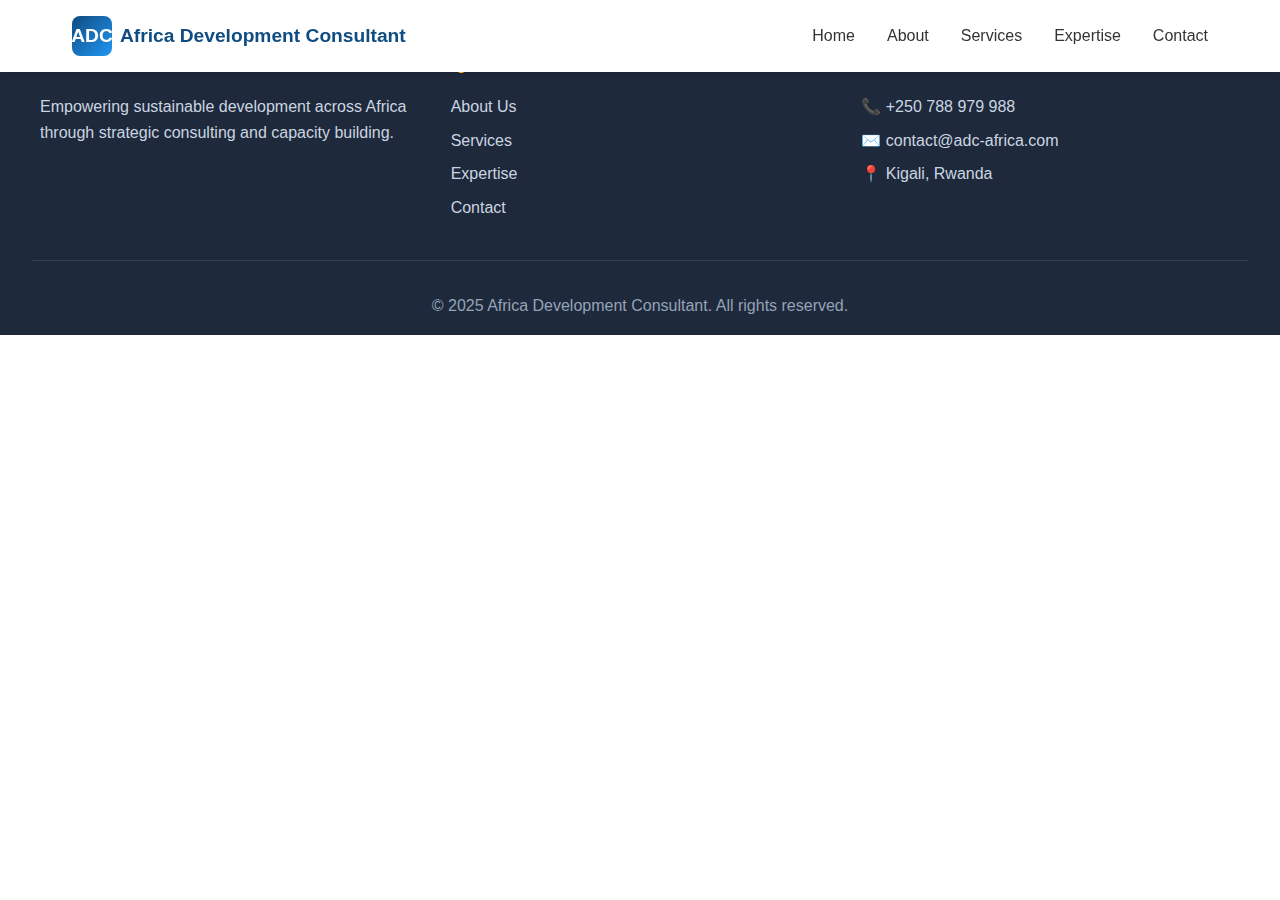
<file: About-Full.html>
<!DOCTYPE html>
<html lang="en">
<head>
    <meta charset="UTF-8">
    <meta name="viewport" content="width=device-width, initial-scale=1.0">
    <title>About Us - Africa Development Consultant</title>
    <style>
        * {
            margin: 0;
            padding: 0;
            box-sizing: border-box;
        }

        body {
            font-family: 'Segoe UI', Tahoma, Geneva, Verdana, sans-serif;
            line-height: 1.6;
            color: #333;
            overflow-x: hidden;
        }

        /* Navigation */
        nav {
            background: #fff;
            box-shadow: 0 2px 10px rgba(0,0,0,0.1);
            position: fixed;
            width: 100%;
            top: 0;
            z-index: 1000;
        }

        .nav-container {
            max-width: 1200px;
            margin: 0 auto;
            display: flex;
            justify-content: space-between;
            align-items: center;
            padding: 1rem 2rem;
        }

        .logo {
            display: flex;
            align-items: center;
            gap: 0.5rem;
            font-weight: bold;
            color: #0f4c81;
            font-size: 1.2rem;
        }

        .logo-icon {
            width: 40px;
            height: 40px;
            background: linear-gradient(135deg, #0f4c81, #2196F3);
            border-radius: 8px;
            display: flex;
            align-items: center;
            justify-content: center;
            color: white;
            font-weight: bold;
        }

        .nav-links {
            display: flex;
            gap: 2rem;
            list-style: none;
        }

        .nav-links a {
            text-decoration: none;
            color: #333;
            font-weight: 500;
            transition: color 0.3s;
        }

        .nav-links a:hover {
            color: #0f4c81;
        }

        .menu-toggle {
            display: none;
            flex-direction: column;
            cursor: pointer;
        }

        .menu-toggle span {
            width: 25px;
            height: 3px;
            background: #0f4c81;
            margin: 3px 0;
            transition: 0.3s;
        }

        /* Hero Section with Slideshow */
        .hero {
            margin-top: 80px;
            height: 600px;
            position: relative;
            overflow: hidden;
        }

        .slideshow {
            position: relative;
            height: 100%;
        }

        .slide {
            position: absolute;
            width: 100%;
            height: 100%;
            opacity: 0;
            transition: opacity 1s ease-in-out;
            background-size: cover;
            background-position: center;
        }

        .slide.active {
            opacity: 1;
        }

        .slide-overlay {
            position: absolute;
            top: 0;
            left: 0;
            width: 100%;
            height: 100%;
            background: linear-gradient(135deg, rgba(15, 76, 129, 0.85), rgba(33, 150, 243, 0.7));
            display: flex;
            align-items: center;
            justify-content: center;
        }

        .hero-content {
            text-align: center;
            color: white;
            max-width: 800px;
            padding: 0 2rem;
            animation: fadeInUp 1s ease-out;
        }

        .hero-content h1 {
            font-size: 3.5rem;
            margin-bottom: 1rem;
            font-weight: 700;
        }

        .hero-content p {
            font-size: 1.3rem;
            margin-bottom: 2rem;
        }

        .cta-button {
            background: #fbbf24;
            color: #0f4c81;
            padding: 1rem 2.5rem;
            border: none;
            border-radius: 50px;
            font-size: 1.1rem;
            font-weight: 600;
            cursor: pointer;
            transition: all 0.3s;
            text-decoration: none;
            display: inline-block;
        }

        .cta-button:hover {
            transform: translateY(-3px);
            box-shadow: 0 10px 25px rgba(251, 191, 36, 0.4);
        }

        .slide-dots {
            position: absolute;
            bottom: 30px;
            left: 50%;
            transform: translateX(-50%);
            display: flex;
            gap: 10px;
            z-index: 10;
        }

        .dot {
            width: 12px;
            height: 12px;
            border-radius: 50%;
            background: rgba(255, 255, 255, 0.5);
            cursor: pointer;
            transition: all 0.3s;
        }

        .dot.active {
            background: white;
            width: 30px;
            border-radius: 6px;
        }

        /* Sections */
        section {
            padding: 5rem 2rem;
        }

        .container {
            max-width: 1200px;
            margin: 0 auto;
        }

        .section-title {
            text-align: center;
            font-size: 2.5rem;
            color: #0f4c81;
            margin-bottom: 1rem;
            position: relative;
            display: inline-block;
            left: 50%;
            transform: translateX(-50%);
        }

        .section-title::after {
            content: '';
            position: absolute;
            bottom: -10px;
            left: 50%;
            transform: translateX(-50%);
            width: 60px;
            height: 4px;
            background: #fbbf24;
            border-radius: 2px;
        }

        .section-subtitle {
            text-align: center;
            color: #666;
            font-size: 1.1rem;
            margin-bottom: 3rem;
        }

        /* Our Story */
        .story-content {
            display: grid;
            grid-template-columns: 1fr 1fr;
            gap: 3rem;
            align-items: center;
        }

        .story-text {
            font-size: 1.1rem;
            color: #555;
            line-height: 1.8;
        }

        .story-image {
            width: 100%;
            height: 400px;
            background: linear-gradient(135deg, #0f4c81, #2196F3);
            border-radius: 20px;
            position: relative;
            overflow: hidden;
        }

        .story-image::before {
            content: '🌍';
            position: absolute;
            font-size: 15rem;
            top: 50%;
            left: 50%;
            transform: translate(-50%, -50%);
            opacity: 0.2;
        }

        /* Vision & Mission */
        .vision-mission {
            background: linear-gradient(135deg, #f8fafc, #e0f2fe);
        }

        .vm-grid {
            display: grid;
            grid-template-columns: repeat(auto-fit, minmax(300px, 1fr));
            gap: 2rem;
            margin-top: 3rem;
        }

        .vm-card {
            background: white;
            padding: 2.5rem;
            border-radius: 15px;
            box-shadow: 0 10px 30px rgba(0,0,0,0.1);
            transition: transform 0.3s;
        }

        .vm-card:hover {
            transform: translateY(-10px);
        }

        .vm-card h3 {
            color: #0f4c81;
            font-size: 1.8rem;
            margin-bottom: 1rem;
            display: flex;
            align-items: center;
            gap: 1rem;
        }

        .vm-icon {
            font-size: 2.5rem;
        }

        /* Values */
        .values-grid {
            display: grid;
            grid-template-columns: repeat(auto-fit, minmax(200px, 1fr));
            gap: 2rem;
            margin-top: 3rem;
        }

        .value-card {
            text-align: center;
            padding: 2rem;
            background: white;
            border-radius: 15px;
            box-shadow: 0 5px 20px rgba(0,0,0,0.08);
            transition: all 0.3s;
            border: 2px solid transparent;
        }

        .value-card:hover {
            border-color: #fbbf24;
            transform: scale(1.05);
        }

        .value-icon {
            font-size: 3.5rem;
            margin-bottom: 1rem;
        }

        .value-card h3 {
            color: #0f4c81;
            font-size: 1.3rem;
            margin-bottom: 0.5rem;
        }

        /* Impact */
        .impact {
            background: #0f4c81;
            color: white;
        }

        .impact .section-title {
            color: white;
        }

        .impact .section-title::after {
            background: #fbbf24;
        }

        .impact-grid {
            display: grid;
            grid-template-columns: repeat(auto-fit, minmax(300px, 1fr));
            gap: 2rem;
            margin-top: 3rem;
        }

        .impact-card {
            background: rgba(255, 255, 255, 0.1);
            padding: 2rem;
            border-radius: 15px;
            backdrop-filter: blur(10px);
            border: 1px solid rgba(255, 255, 255, 0.2);
        }

        .impact-card h3 {
            color: #fbbf24;
            margin-bottom: 1rem;
            font-size: 1.5rem;
        }

        .impact-card ul {
            list-style: none;
            padding-left: 0;
        }

        .impact-card li {
            padding: 0.5rem 0;
            padding-left: 1.5rem;
            position: relative;
        }

        .impact-card li::before {
            content: '✓';
            position: absolute;
            left: 0;
            color: #fbbf24;
            font-weight: bold;
        }

        /* Footer */
        footer {
            background: #1e293b;
            color: white;
            padding: 3rem 2rem 1rem;
        }

        .footer-content {
            max-width: 1200px;
            margin: 0 auto;
            display: grid;
            grid-template-columns: repeat(auto-fit, minmax(250px, 1fr));
            gap: 2rem;
            margin-bottom: 2rem;
        }

        .footer-section h3 {
            color: #fbbf24;
            margin-bottom: 1rem;
        }

        .footer-section p, .footer-section a {
            color: #cbd5e1;
            text-decoration: none;
            display: block;
            margin-bottom: 0.5rem;
        }

        .footer-section a:hover {
            color: #fbbf24;
        }

        .footer-bottom {
            text-align: center;
            padding-top: 2rem;
            border-top: 1px solid rgba(255, 255, 255, 0.1);
            color: #94a3b8;
        }

        @keyframes fadeInUp {
            from {
                opacity: 0;
                transform: translateY(30px);
            }
            to {
                opacity: 1;
                transform: translateY(0);
            }
        }

        /* Responsive */
        @media (max-width: 768px) {
            .menu-toggle {
                display: flex;
            }

            .nav-links {
                position: absolute;
                top: 70px;
                left: -100%;
                flex-direction: column;
                background: white;
                width: 100%;
                padding: 2rem;
                box-shadow: 0 10px 30px rgba(0,0,0,0.1);
                transition: left 0.3s;
            }

            .nav-links.active {
                left: 0;
            }

            .hero-content h1 {
                font-size: 2.5rem;
            }

            .hero-content p {
                font-size: 1.1rem;
            }

            .story-content {
                grid-template-columns: 1fr;
            }

            .section-title {
                font-size: 2rem;
            }
        }
    </style>
</head>
<body>
    <!-- Navigation -->
    <nav>
        <div class="nav-container">
            <div class="logo">
                <div class="logo-icon">ADC</div>
                <span>Africa Development Consultant</span>
            </div>
            <ul class="nav-links" id="navLinks">
                <li><a href="#home">Home</a></li>
                <li><a href="#about">About</a></li>
                <li><a href="#services">Services</a></li>
                <li><a href="#expertise">Expertise</a></li>
                <li><a href="#contact">Contact</a></li>
            </ul>
            <div class="menu-toggle" id="menuToggle">
                <span></span>
                <span></span>
                <span></span>
            </div>
        </div>
    </nav>

 

    <!-- Footer -->
    <footer id="contact">
        <div class="footer-content">
            <div class="footer-section">
                <h3>About ADC</h3>
                <p>Empowering sustainable development across Africa through strategic consulting and capacity building.</p>
            </div>
            <div class="footer-section">
                <h3>Quick Links</h3>
                <a href="#about">About Us</a>
                <a href="#services">Services</a>
                <a href="#expertise">Expertise</a>
                <a href="#contact">Contact</a>
            </div>
            <div class="footer-section">
                <h3>Contact Info</h3>
                <p>📞 +250 788 979 988</p>
                <p>✉️ contact@adc-africa.com</p>
                <p>📍 Kigali, Rwanda</p>
            </div>
        </div>
        <div class="footer-bottom">
            <p>&copy; 2025 Africa Development Consultant. All rights reserved.</p>
        </div>
    </footer>

    <script>
        // Mobile menu toggle
        const menuToggle = document.getElementById('menuToggle');
        const navLinks = document.getElementById('navLinks');

        menuToggle.addEventListener('click', () => {
            navLinks.classList.toggle('active');
        });

        // Slideshow
        let slideIndex = 0;
        const slides = document.querySelectorAll('.slide');
        const dots = document.querySelectorAll('.dot');

        function showSlide(n) {
            slides.forEach(slide => slide.classList.remove('active'));
            dots.forEach(dot => dot.classList.remove('active'));
            
            if (n >= slides.length) slideIndex = 0;
            if (n < 0) slideIndex = slides.length - 1;
            
            slides[slideIndex].classList.add('active');
            dots[slideIndex].classList.add('active');
        }

        function currentSlide(n) {
            slideIndex = n;
            showSlide(slideIndex);
        }

        function autoSlide() {
            slideIndex++;
            showSlide(slideIndex);
        }

        // Auto advance slides every 5 seconds
        setInterval(autoSlide, 5000);

        // Smooth scrolling
        document.querySelectorAll('a[href^="#"]').forEach(anchor => {
            anchor.addEventListener('click', function (e) {
                e.preventDefault();
                const target = document.querySelector(this.getAttribute('href'));
                if (target) {
                    target.scrollIntoView({
                        behavior: 'smooth',
                        block: 'start'
                    });
                    navLinks.classList.remove('active');
                }
            });
        });
    </script>
</body>
</html>
</file>
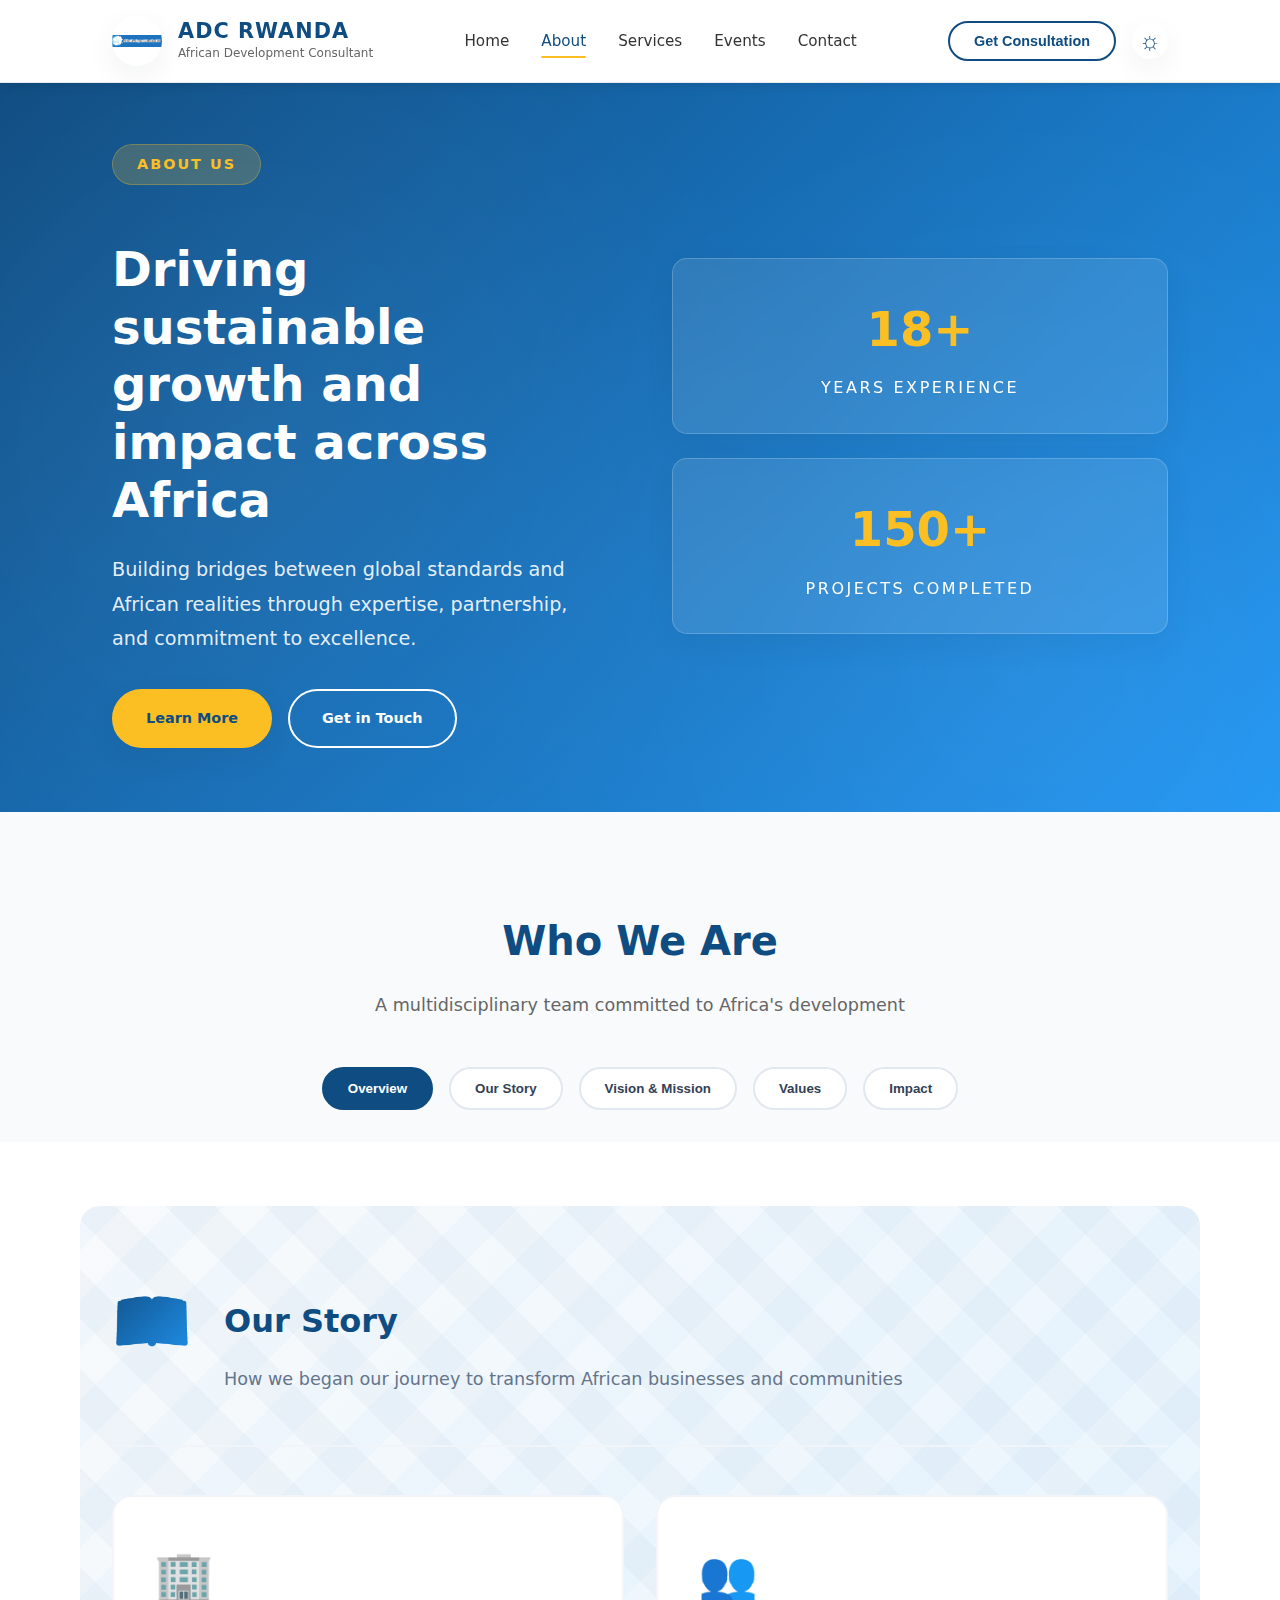
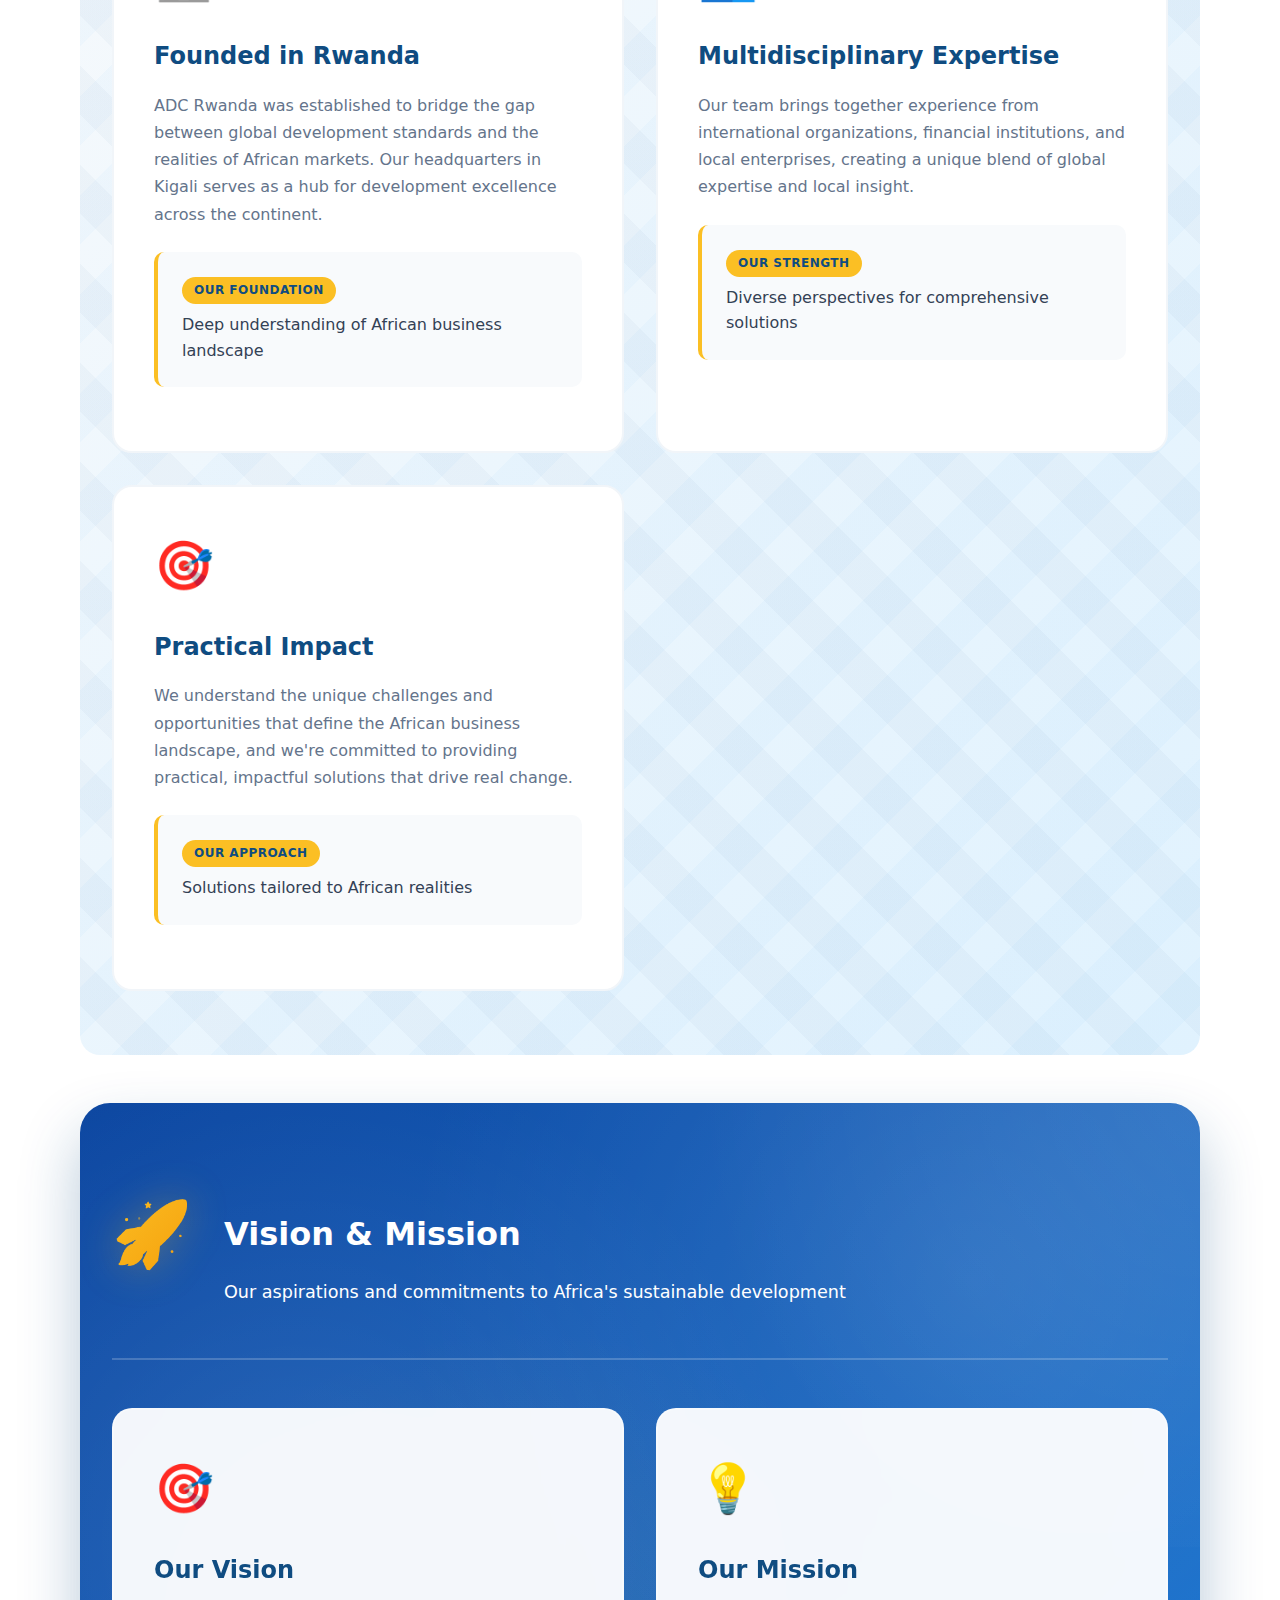
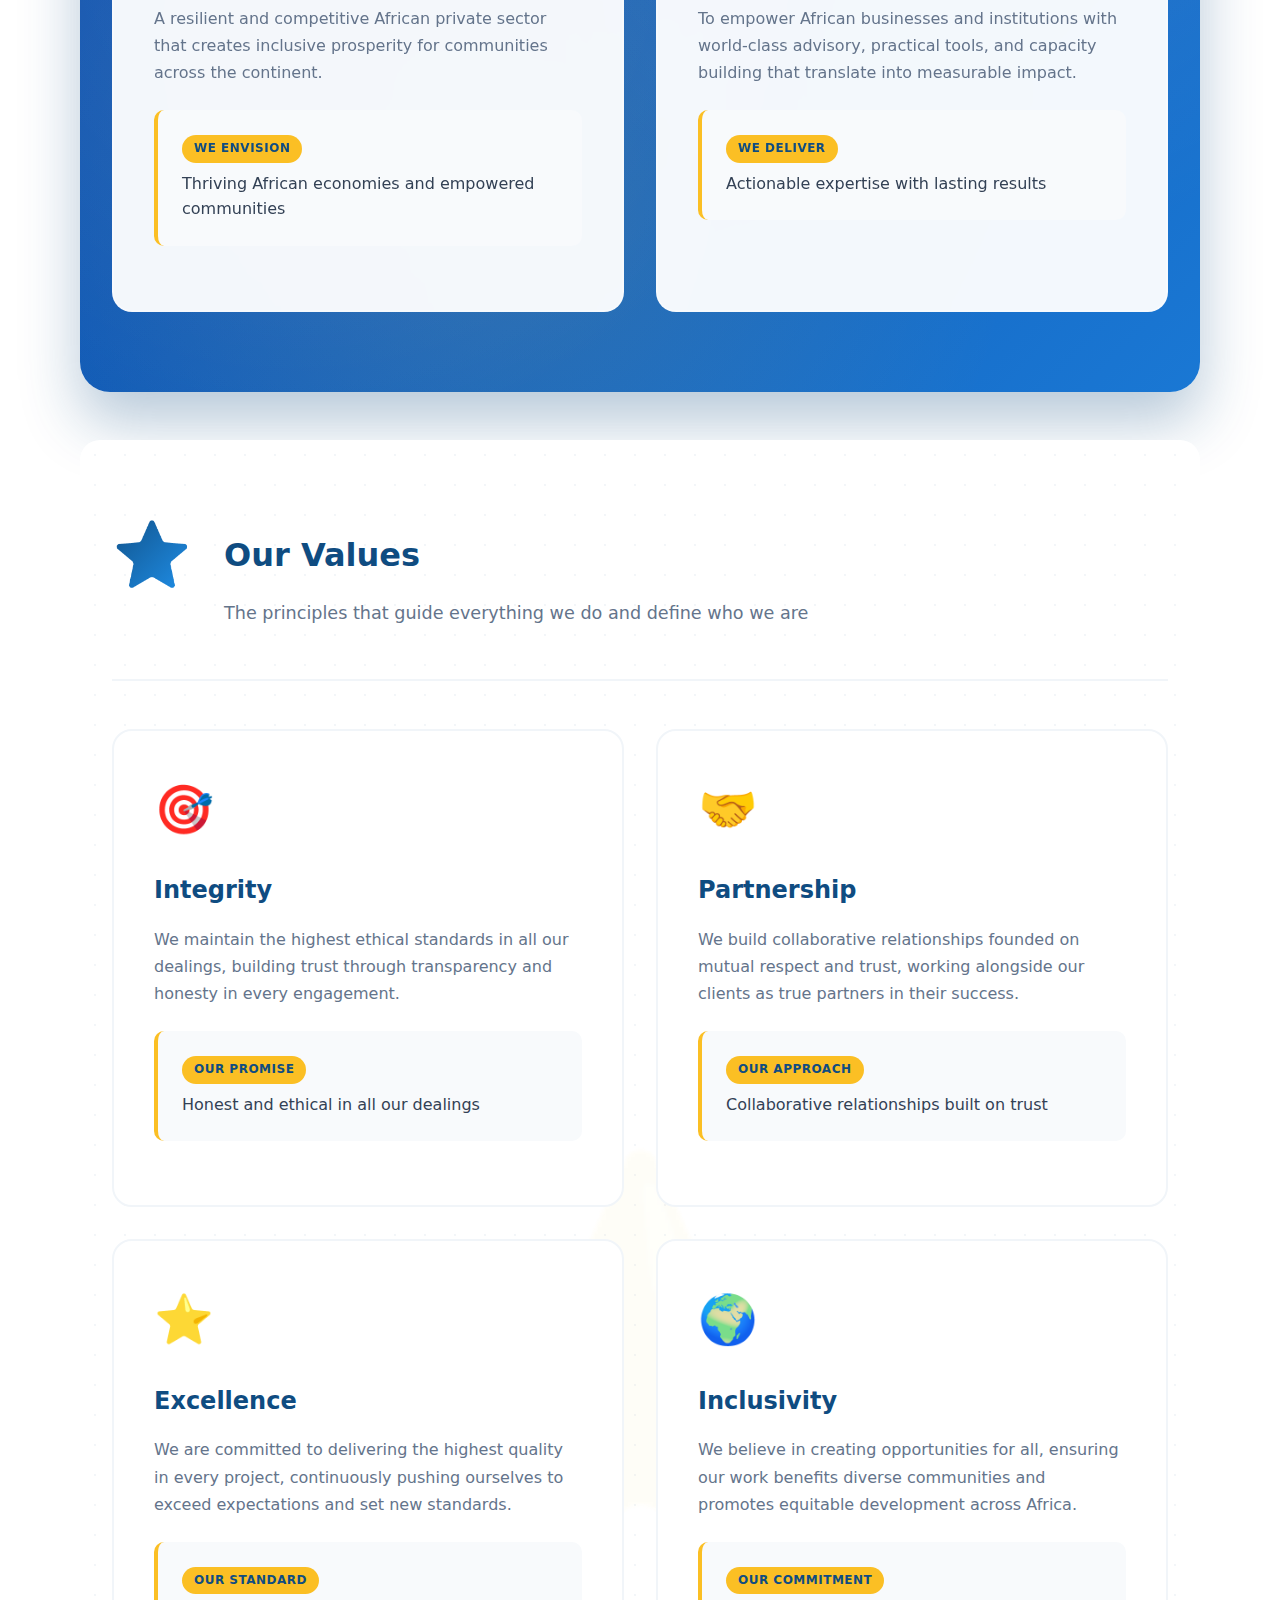
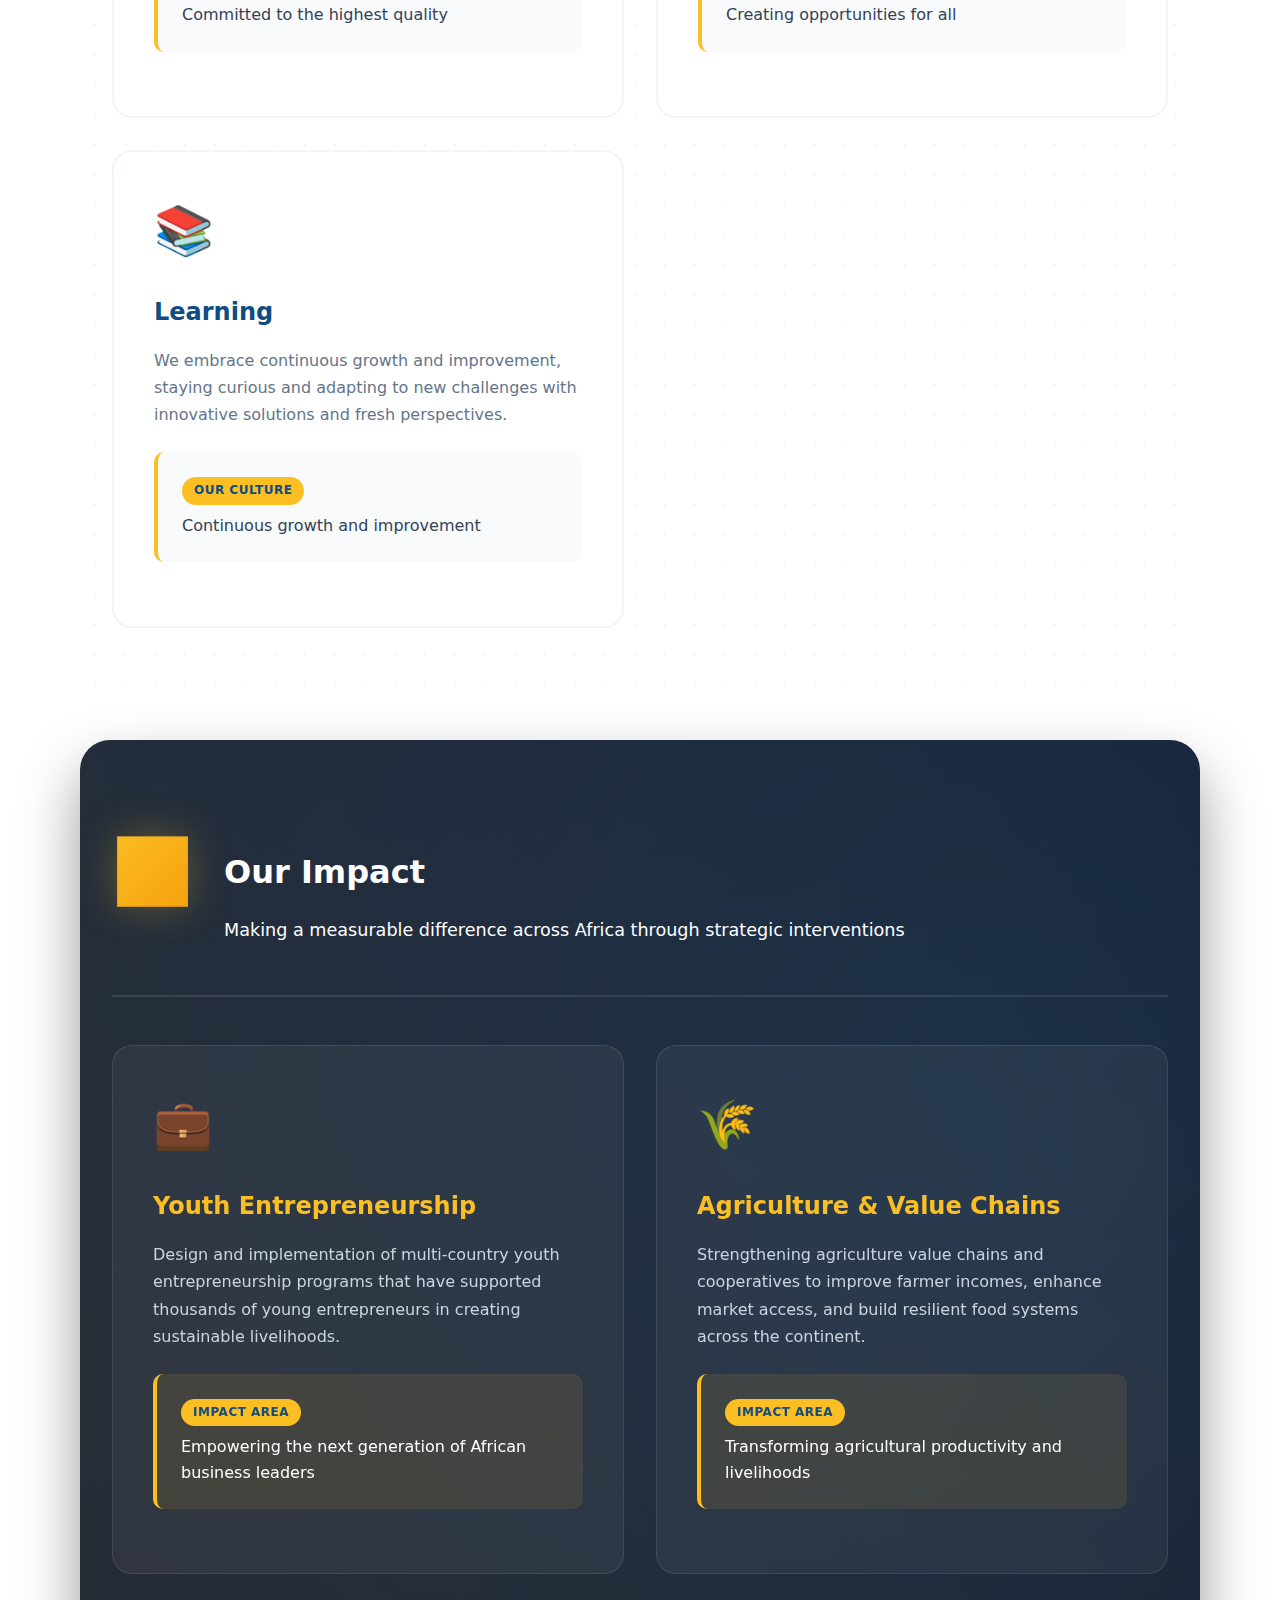
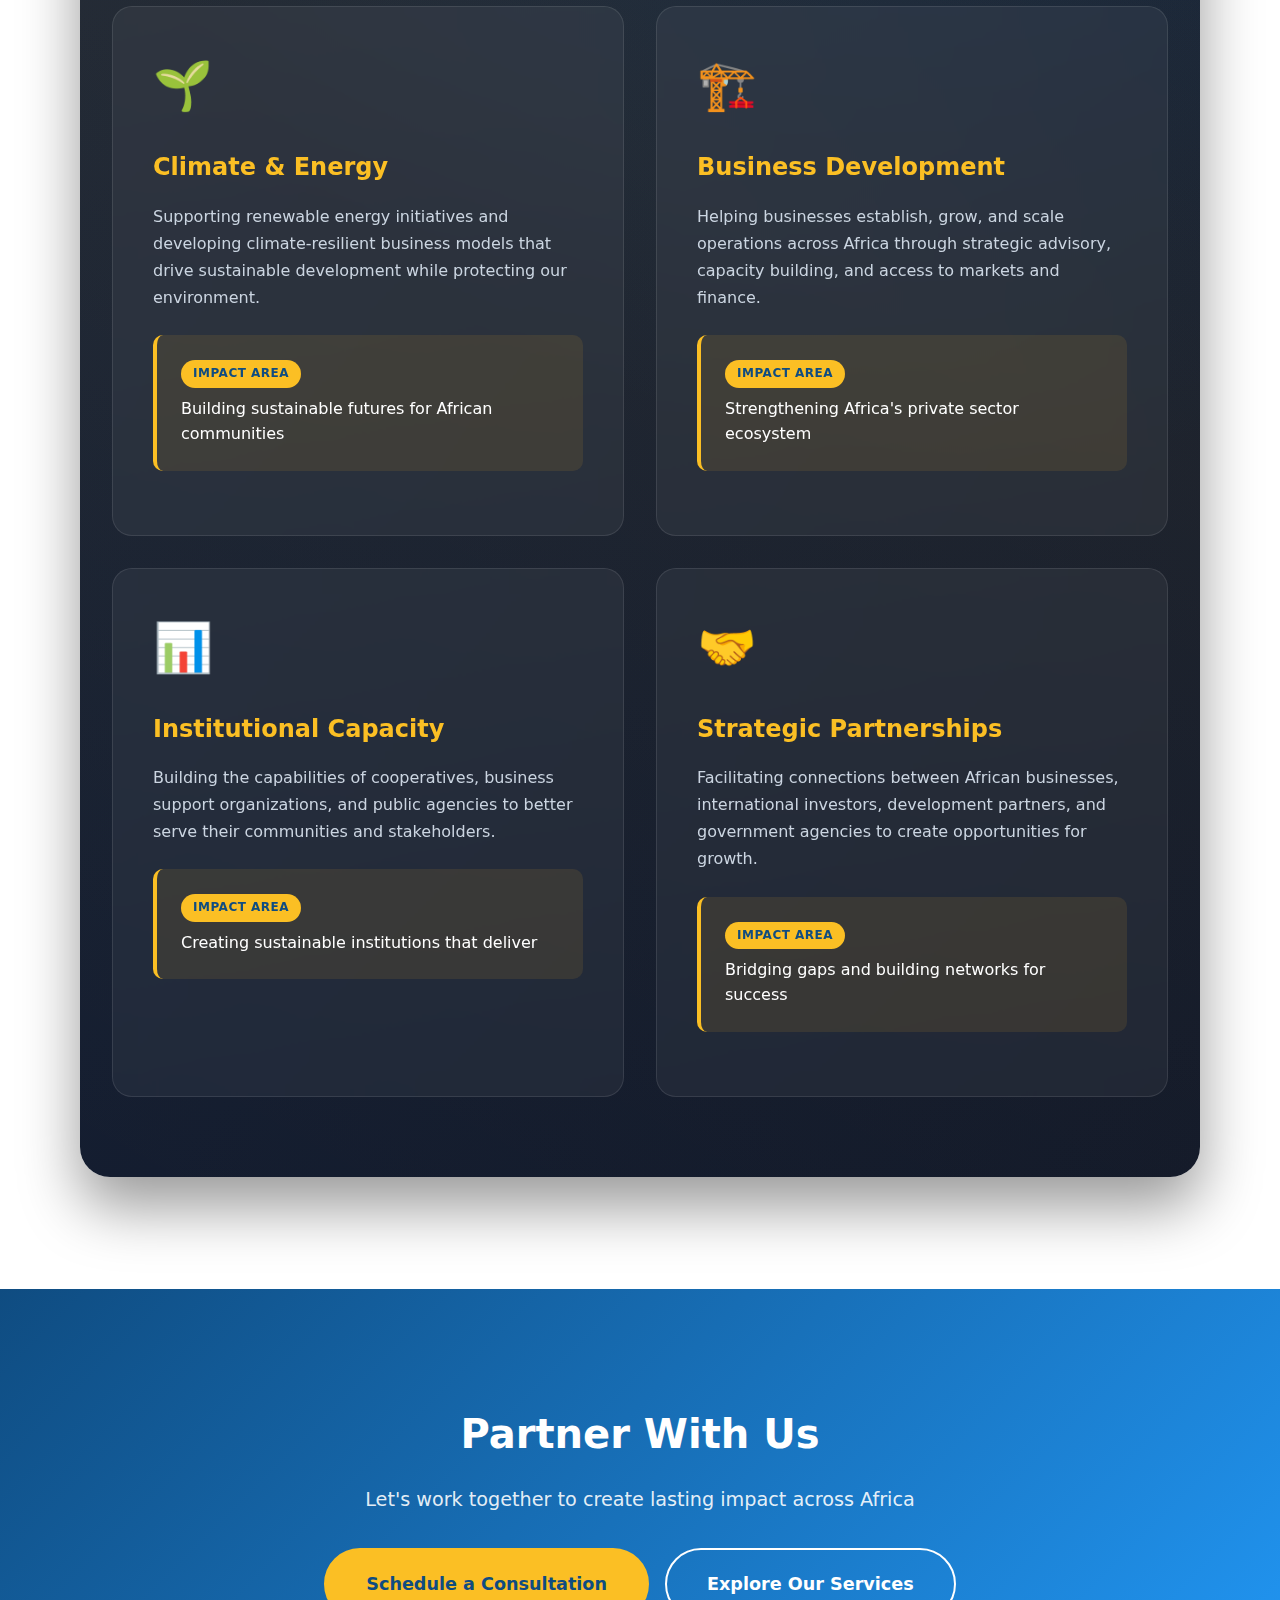
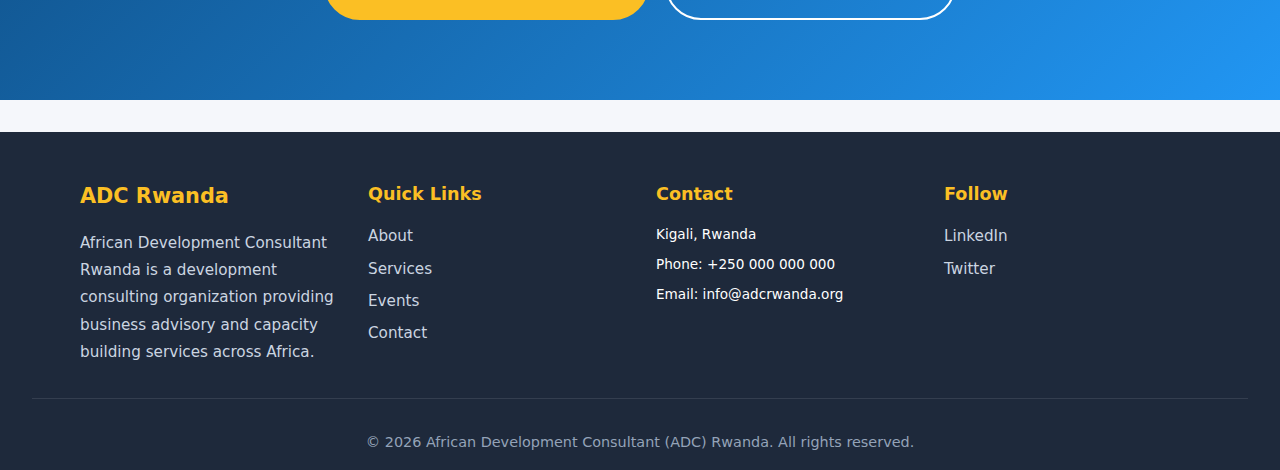
<file: about.html>
<!DOCTYPE html>
<html lang="en">
<head>
  <meta charset="UTF-8" />
  <meta name="viewport" content="width=device-width, initial-scale=1.0" />
  <title>About ADC Rwanda</title>
  <link rel="stylesheet" href="styles.css" />
  <link rel="stylesheet" href="about.css">
</head>
<body>
  <!-- Header -->
  <header class="site-header">
    <div class="container header-inner">
      <a href="index.html" class="brand">
        <img src="logo.png" alt="ADC Rwanda logo" class="brand-logo" />
        <span class="brand-text">
          <span class="brand-name">ADC Rwanda</span>
          <span class="brand-tagline">African Development Consultant</span>
        </span>
      </a>

      <button class="nav-toggle" aria-label="Toggle navigation">
        <span></span><span></span><span></span>
      </button>

      <nav class="site-nav">
        <ul>
          <li><a href="index.html">Home</a></li>
          <li class="has-dropdown">
            <a href="about.html" class="active">About</a>
            <ul class="dropdown">
              <li><a href="staff.html">Staff</a></li>
              <li><a href="board.html">Board Members</a></li>
            </ul>
          </li>
          <li><a href="services.html">Services</a></li>
          <li><a href="events.html">Events</a></li>
          <li><a href="contact.html">Contact</a></li>
        </ul>
      </nav>

      <div class="header-actions">
        <button class="btn btn-outline" onclick="location.href='contact.html#consultation'">Get Consultation</button>
        <button id="themeToggle" class="icon-btn" aria-label="Toggle dark mode">&#9788;</button>
      </div>
    </div>
  </header>

  <main>
    <!-- Hero Section -->
    <section class="services-hero">
      <div class="hero-background"></div>
      <div class="container hero-content-wrapper">
        <div class="hero-text">
          <span class="eyebrow">About Us</span>
          <h1>Driving sustainable growth and impact across Africa</h1>
          <p>
            Building bridges between global standards and African realities through expertise, 
            partnership, and commitment to excellence.
          </p>
          <div class="hero-cta">
            <a href="#about-content" class="btn btn-primary">Learn More</a>
            <a href="contact.html" class="btn btn-secondary">Get in Touch</a>
          </div>
        </div>
        <div class="hero-stats">
          <div class="stat-card">
            <div class="stat-number">18+</div>
            <div class="stat-label">Years Experience</div>
          </div>
          <div class="stat-card">
            <div class="stat-number">150+</div>
            <div class="stat-label">Projects Completed</div>
          </div>
          <!-- <div class="stat-card">
            <div class="stat-number">12+</div>
            <div class="stat-label">African Countries</div>
          </div> -->
        </div>
      </div>
    </section>

    <!-- About Overview -->
    <section class="services-overview">
      <div class="container">
        <h2 class="section-title">Who We Are</h2>
        <p class="section-subtitle">A multidisciplinary team committed to Africa's development</p>
        
        <div class="services-nav">
          <button class="service-nav-btn active" data-category="all">Overview</button>
          <button class="service-nav-btn" data-category="story">Our Story</button>
          <button class="service-nav-btn" data-category="vision">Vision & Mission</button>
          <button class="service-nav-btn" data-category="values">Values</button>
          <button class="service-nav-btn" data-category="impact">Impact</button>
        </div>
      </div>
    </section>

    <!-- About Content -->
    <section class="services-content" id="about-content">
      <div class="container">
        
        <!-- Our Story -->
        <div class="service-category story-section" data-category="story">
          <div class="category-header">
            <div class="category-icon">📖</div>
            <div>
              <h2>Our Story</h2>
              <p>How we began our journey to transform African businesses and communities</p>
            </div>
          </div>
          
          <div class="service-grid">
            <article class="service-card">
              <div class="service-icon">🏢</div>
              <h3>Founded in Rwanda</h3>
              <p>
                ADC Rwanda was established to bridge the gap between global development standards 
                and the realities of African markets. Our headquarters in Kigali serves as a hub 
                for development excellence across the continent.
              </p>
              <div class="service-benefit">
                <span class="benefit-label">Our Foundation</span>
                <p>Deep understanding of African business landscape</p>
              </div>
            </article>

            <article class="service-card">
              <div class="service-icon">👥</div>
              <h3>Multidisciplinary Expertise</h3>
              <p>
                Our team brings together experience from international organizations, financial 
                institutions, and local enterprises, creating a unique blend of global expertise 
                and local insight.
              </p>
              <div class="service-benefit">
                <span class="benefit-label">Our Strength</span>
                <p>Diverse perspectives for comprehensive solutions</p>
              </div>
            </article>

            <article class="service-card">
              <div class="service-icon">🎯</div>
              <h3>Practical Impact</h3>
              <p>
                We understand the unique challenges and opportunities that define the African 
                business landscape, and we're committed to providing practical, impactful 
                solutions that drive real change.
              </p>
              <div class="service-benefit">
                <span class="benefit-label">Our Approach</span>
                <p>Solutions tailored to African realities</p>
              </div>
            </article>
          </div>
        </div>

        <!-- Vision & Mission -->
        <div class="service-category vision-mission-section" data-category="vision">
          <div class="category-header">
            <div class="category-icon">🚀</div>
            <div>
              <h2>Vision & Mission</h2>
              <p>Our aspirations and commitments to Africa's sustainable development</p>
            </div>
          </div>
          
          <div class="service-grid">
            <article class="service-card">
              <div class="service-icon">🎯</div>
              <h3>Our Vision</h3>
              <p>
                A resilient and competitive African private sector that creates inclusive 
                prosperity for communities across the continent.
              </p>
              <div class="service-benefit">
                <span class="benefit-label">We Envision</span>
                <p>Thriving African economies and empowered communities</p>
              </div>
            </article>

            <article class="service-card">
              <div class="service-icon">💡</div>
              <h3>Our Mission</h3>
              <p>
                To empower African businesses and institutions with world-class advisory, 
                practical tools, and capacity building that translate into measurable impact.
              </p>
              <div class="service-benefit">
                <span class="benefit-label">We Deliver</span>
                <p>Actionable expertise with lasting results</p>
              </div>
            </article>
          </div>
        </div>

        <!-- Our Values -->
        <div class="service-category values-section" data-category="values">
          <div class="category-header">
            <div class="category-icon">⭐</div>
            <div>
              <h2>Our Values</h2>
              <p>The principles that guide everything we do and define who we are</p>
            </div>
          </div>
          
          <div class="service-grid">
            <article class="service-card">
              <div class="service-icon">🎯</div>
              <h3>Integrity</h3>
              <p>
                We maintain the highest ethical standards in all our dealings, building trust 
                through transparency and honesty in every engagement.
              </p>
              <div class="service-benefit">
                <span class="benefit-label">Our Promise</span>
                <p>Honest and ethical in all our dealings</p>
              </div>
            </article>

            <article class="service-card">
              <div class="service-icon">🤝</div>
              <h3>Partnership</h3>
              <p>
                We build collaborative relationships founded on mutual respect and trust, working 
                alongside our clients as true partners in their success.
              </p>
              <div class="service-benefit">
                <span class="benefit-label">Our Approach</span>
                <p>Collaborative relationships built on trust</p>
              </div>
            </article>

            <article class="service-card">
              <div class="service-icon">⭐</div>
              <h3>Excellence</h3>
              <p>
                We are committed to delivering the highest quality in every project, continuously 
                pushing ourselves to exceed expectations and set new standards.
              </p>
              <div class="service-benefit">
                <span class="benefit-label">Our Standard</span>
                <p>Committed to the highest quality</p>
              </div>
            </article>

            <article class="service-card">
              <div class="service-icon">🌍</div>
              <h3>Inclusivity</h3>
              <p>
                We believe in creating opportunities for all, ensuring our work benefits diverse 
                communities and promotes equitable development across Africa.
              </p>
              <div class="service-benefit">
                <span class="benefit-label">Our Commitment</span>
                <p>Creating opportunities for all</p>
              </div>
            </article>

            <article class="service-card">
              <div class="service-icon">📚</div>
              <h3>Learning</h3>
              <p>
                We embrace continuous growth and improvement, staying curious and adapting to new 
                challenges with innovative solutions and fresh perspectives.
              </p>
              <div class="service-benefit">
                <span class="benefit-label">Our Culture</span>
                <p>Continuous growth and improvement</p>
              </div>
            </article>
          </div>
        </div>

        <!-- Our Impact -->
        <div class="service-category impact-section" data-category="impact">
          <div class="category-header">
            <div class="category-icon">📈</div>
            <div>
              <h2>Our Impact</h2>
              <p>Making a measurable difference across Africa through strategic interventions</p>
            </div>
          </div>
          
          <div class="service-grid">
            <article class="service-card">
              <div class="service-icon">💼</div>
              <h3>Youth Entrepreneurship</h3>
              <p>
                Design and implementation of multi-country youth entrepreneurship programs that 
                have supported thousands of young entrepreneurs in creating sustainable livelihoods.
              </p>
              <div class="service-benefit">
                <span class="benefit-label">Impact Area</span>
                <p>Empowering the next generation of African business leaders</p>
              </div>
            </article>

            <article class="service-card">
              <div class="service-icon">🌾</div>
              <h3>Agriculture & Value Chains</h3>
              <p>
                Strengthening agriculture value chains and cooperatives to improve farmer incomes, 
                enhance market access, and build resilient food systems across the continent.
              </p>
              <div class="service-benefit">
                <span class="benefit-label">Impact Area</span>
                <p>Transforming agricultural productivity and livelihoods</p>
              </div>
            </article>

            <article class="service-card">
              <div class="service-icon">🌱</div>
              <h3>Climate & Energy</h3>
              <p>
                Supporting renewable energy initiatives and developing climate-resilient business 
                models that drive sustainable development while protecting our environment.
              </p>
              <div class="service-benefit">
                <span class="benefit-label">Impact Area</span>
                <p>Building sustainable futures for African communities</p>
              </div>
            </article>

            <article class="service-card">
              <div class="service-icon">🏗️</div>
              <h3>Business Development</h3>
              <p>
                Helping businesses establish, grow, and scale operations across Africa through 
                strategic advisory, capacity building, and access to markets and finance.
              </p>
              <div class="service-benefit">
                <span class="benefit-label">Impact Area</span>
                <p>Strengthening Africa's private sector ecosystem</p>
              </div>
            </article>

            <article class="service-card">
              <div class="service-icon">📊</div>
              <h3>Institutional Capacity</h3>
              <p>
                Building the capabilities of cooperatives, business support organizations, and 
                public agencies to better serve their communities and stakeholders.
              </p>
              <div class="service-benefit">
                <span class="benefit-label">Impact Area</span>
                <p>Creating sustainable institutions that deliver</p>
              </div>
            </article>

            <article class="service-card">
              <div class="service-icon">🤝</div>
              <h3>Strategic Partnerships</h3>
              <p>
                Facilitating connections between African businesses, international investors, 
                development partners, and government agencies to create opportunities for growth.
              </p>
              <div class="service-benefit">
                <span class="benefit-label">Impact Area</span>
                <p>Bridging gaps and building networks for success</p>
              </div>
            </article>
          </div>
        </div>

      </div>
    </section>

    <!-- CTA Section -->
    <section class="services-cta">
      <div class="container">
        <div class="cta-content">
          <h2>Partner With Us</h2>
          <p>Let's work together to create lasting impact across Africa</p>
          <div class="cta-buttons">
            <a href="contact.html#consultation" class="btn btn-large">Schedule a Consultation</a>
            <a href="services.html" class="btn btn-outline-light">Explore Our Services</a>
          </div>
        </div>
      </div>
    </section>
  </main>

  <!-- Footer -->
  <footer class="site-footer">
    <div class="container footer-grid">
      <div>
        <h3>ADC Rwanda</h3>
        <p>African Development Consultant Rwanda is a development consulting organization providing
          business advisory and capacity building services across Africa.</p>
      </div>
      <div>
        <h4>Quick Links</h4>
        <ul>
          <li><a href="about.html">About</a></li>
          <li><a href="services.html">Services</a></li>
          <li><a href="events.html">Events</a></li>
          <li><a href="contact.html">Contact</a></li>
        </ul>
      </div>
      <div>
        <h4>Contact</h4>
        <ul>
          <li>Kigali, Rwanda</li>
          <li>Phone: +250 000 000 000</li>
          <li>Email: info@adcrwanda.org</li>
        </ul>
      </div>
      <div>
        <h4>Follow</h4>
        <ul>
          <li><a href="#">LinkedIn</a></li>
          <li><a href="#">Twitter</a></li>
        </ul>
      </div>
    </div>
    <div class="footer-bottom">
      <span>&copy; <span id="year"></span> African Development Consultant (ADC) Rwanda. All rights reserved.</span>
    </div>
  </footer>

  <script>
    // Navigation toggle
    const navToggle = document.querySelector('.nav-toggle');
    const siteNav = document.querySelector('.site-nav');
    navToggle?.addEventListener('click', () => {
      siteNav.classList.toggle('open');
      navToggle.classList.toggle('open');
    });

    // Theme toggle
    const themeToggle = document.getElementById('themeToggle');
    const storedTheme = localStorage.getItem('adc-theme');
    if (storedTheme === 'dark') document.documentElement.classList.add('dark');
    themeToggle?.addEventListener('click', () => {
      document.documentElement.classList.toggle('dark');
      const isDark = document.documentElement.classList.contains('dark');
      localStorage.setItem('adc-theme', isDark ? 'dark' : 'light');
    });

    // Year
    document.getElementById('year').textContent = new Date().getFullYear();

    // Category filter
    const navBtns = document.querySelectorAll('.service-nav-btn');
    const categories = document.querySelectorAll('.service-category');

    navBtns.forEach(btn => {
      btn.addEventListener('click', () => {
        const category = btn.dataset.category;
        
        // Update active button
        navBtns.forEach(b => b.classList.remove('active'));
        btn.classList.add('active');
        
        // Filter categories
        categories.forEach(cat => {
          if (category === 'all') {
            cat.style.display = 'block';
          } else {
            cat.style.display = cat.dataset.category === category ? 'block' : 'none';
          }
        });
      });
    });

    // Smooth scroll for hero CTA
    document.querySelector('.btn-primary')?.addEventListener('click', (e) => {
      e.preventDefault();
      document.querySelector('#about-content').scrollIntoView({ behavior: 'smooth' });
    });
  </script>
</body>
</html>
</file>
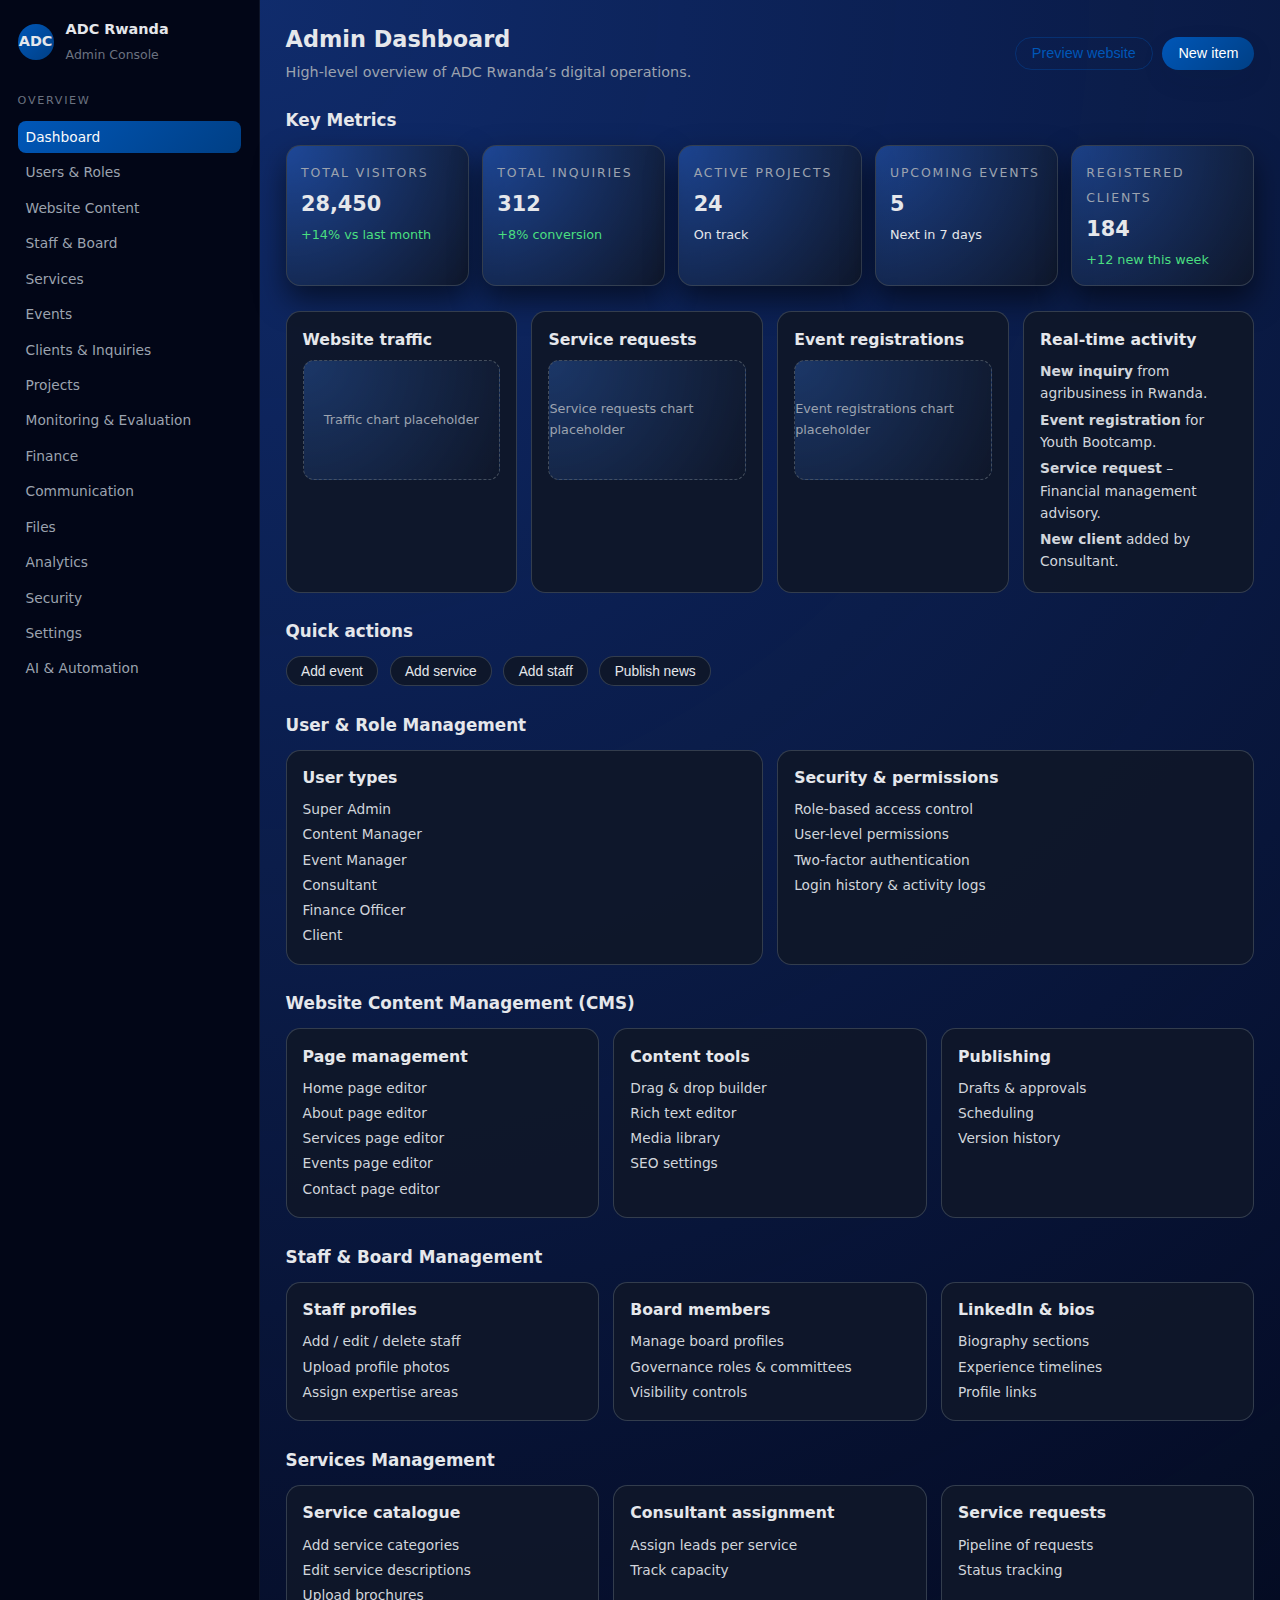
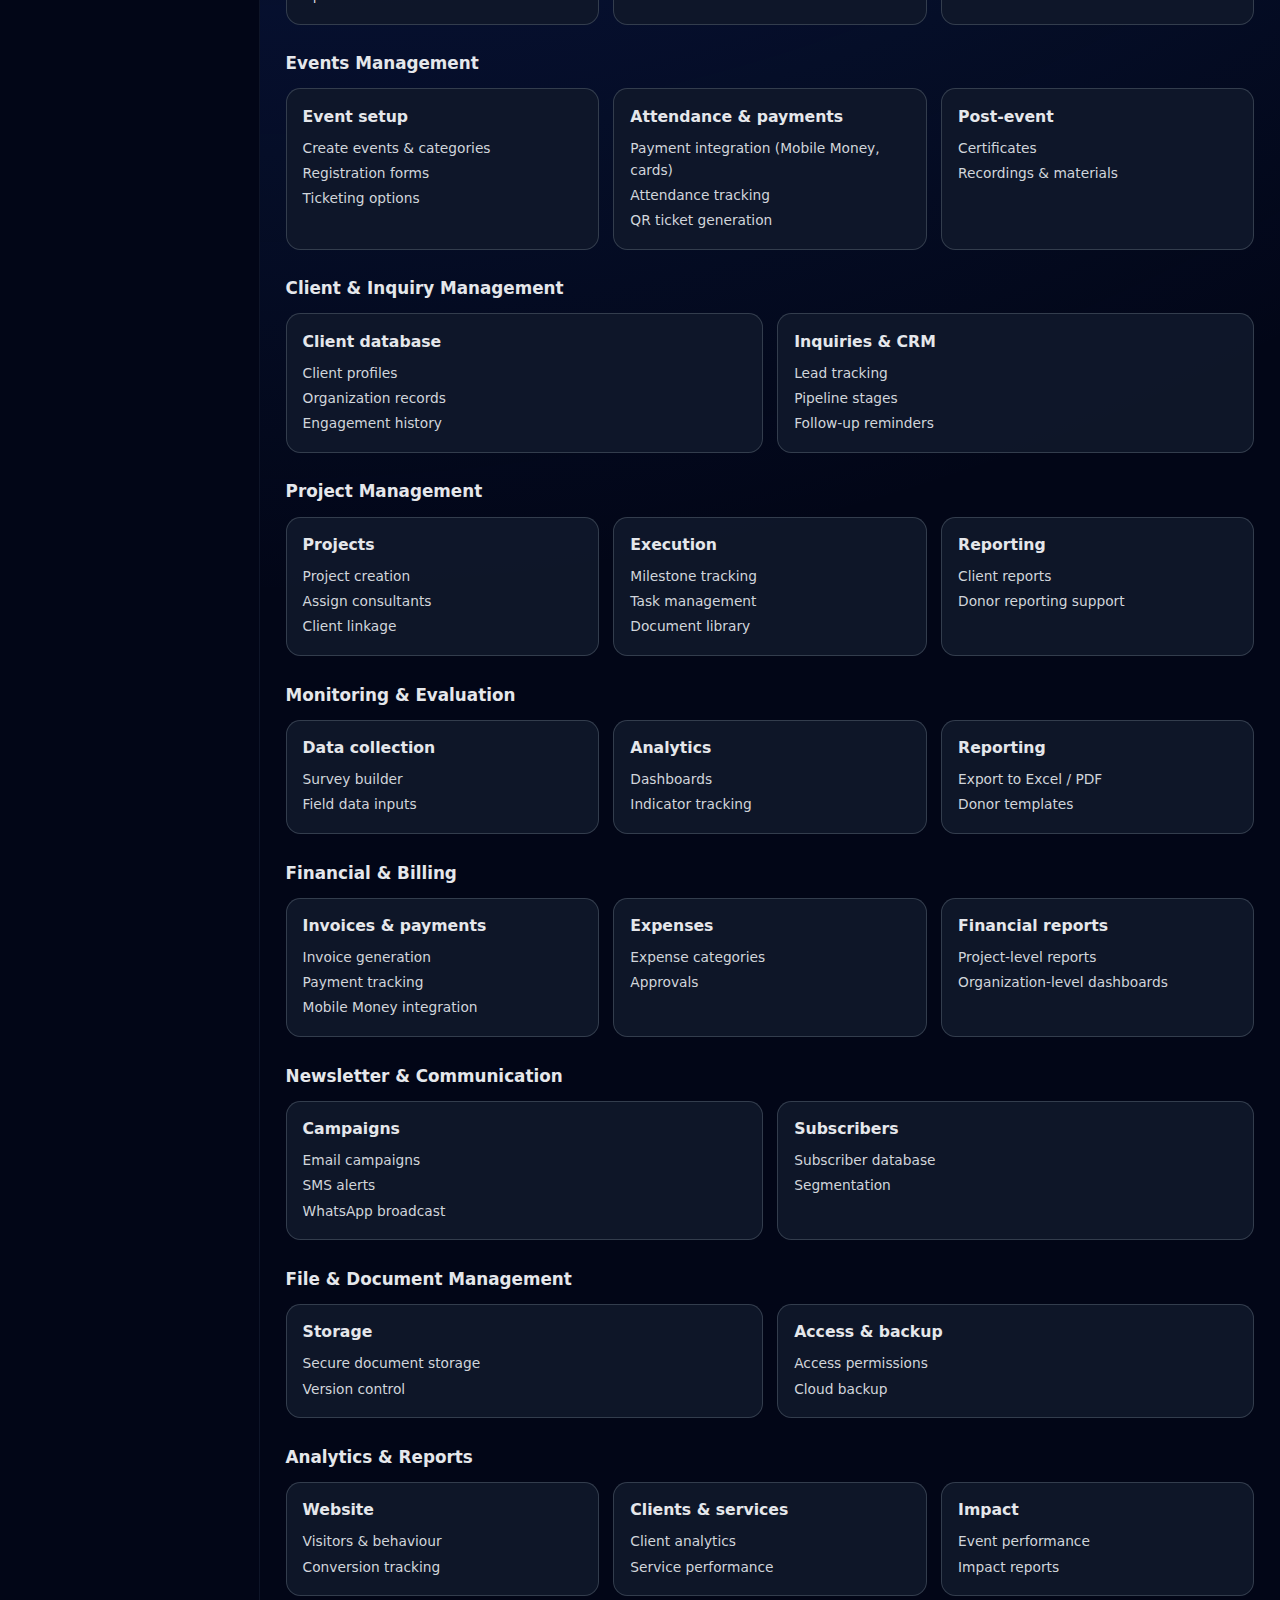
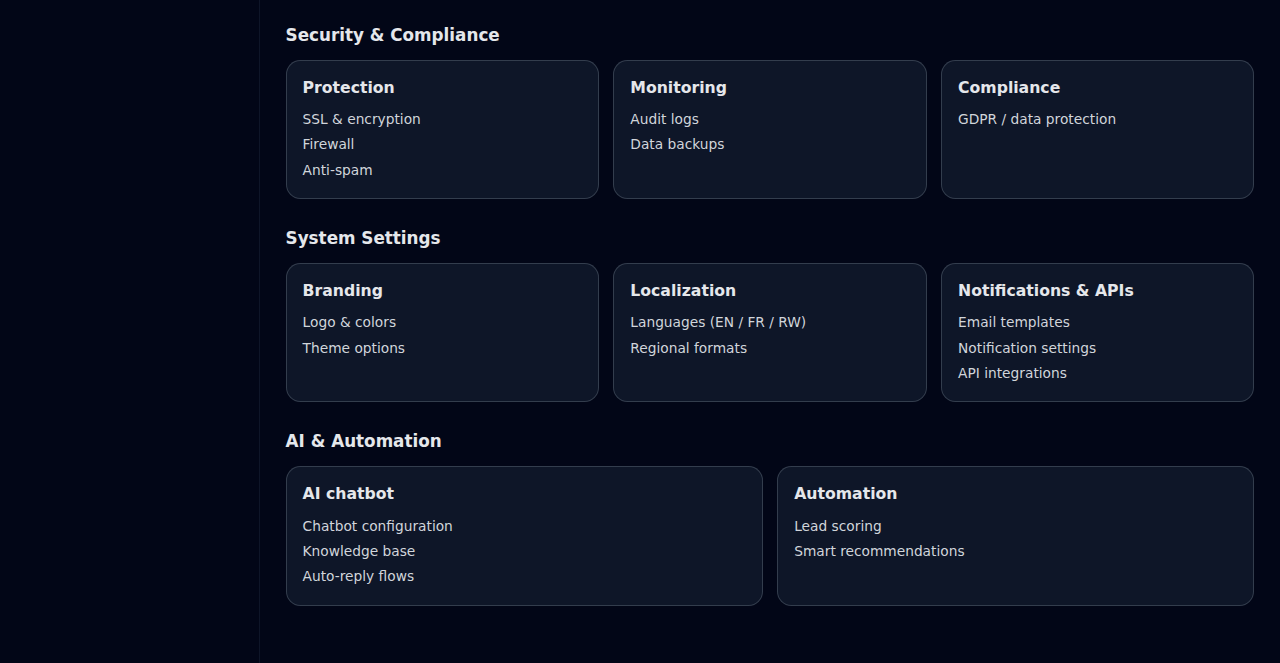
<file: admin-dashboard.html>
<!DOCTYPE html>
<html lang="en">
<head>
  <meta charset="UTF-8" />
  <meta name="viewport" content="width=device-width, initial-scale=1.0" />
  <title>ADC Rwanda | Admin Dashboard</title>
  <link rel="stylesheet" href="styles.css" />
</head>
<body class="admin-body">
  <div class="admin-layout">
    <aside class="admin-sidebar">
      <div class="admin-brand">
        <div class="admin-logo">ADC</div>
        <div class="admin-brand-text">
          <span>ADC Rwanda</span>
          <small>Admin Console</small>
        </div>
      </div>
      <nav class="admin-nav">
        <div class="admin-nav-section-title">Overview</div>
        <a href="#" class="active">Dashboard</a>
        <a href="#users">Users &amp; Roles</a>
        <a href="#cms">Website Content</a>
        <a href="#staff">Staff &amp; Board</a>
        <a href="#services">Services</a>
        <a href="#events">Events</a>
        <a href="#clients">Clients &amp; Inquiries</a>
        <a href="#projects">Projects</a>
        <a href="#me">Monitoring &amp; Evaluation</a>
        <a href="#finance">Finance</a>
        <a href="#comms">Communication</a>
        <a href="#files">Files</a>
        <a href="#analytics">Analytics</a>
        <a href="#security">Security</a>
        <a href="#settings">Settings</a>
        <a href="#ai">AI &amp; Automation</a>
      </nav>
    </aside>

    <main class="admin-main">
      <header class="admin-header">
        <div>
          <h1>Admin Dashboard</h1>
          <p>High-level overview of ADC Rwanda’s digital operations.</p>
        </div>
        <div class="admin-header-actions">
          <button class="btn btn-outline">Preview website</button>
          <button class="btn btn-primary">New item</button>
        </div>
      </header>

      <!-- KPI cards -->
      <section class="admin-section">
        <h2 class="admin-section-title">Key Metrics</h2>
        <div class="admin-kpi-grid">
          <article class="admin-kpi-card">
            <span class="label">Total visitors</span>
            <strong>28,450</strong>
            <span class="trend positive">+14% vs last month</span>
          </article>
          <article class="admin-kpi-card">
            <span class="label">Total inquiries</span>
            <strong>312</strong>
            <span class="trend positive">+8% conversion</span>
          </article>
          <article class="admin-kpi-card">
            <span class="label">Active projects</span>
            <strong>24</strong>
            <span class="trend neutral">On track</span>
          </article>
          <article class="admin-kpi-card">
            <span class="label">Upcoming events</span>
            <strong>5</strong>
            <span class="trend neutral">Next in 7 days</span>
          </article>
          <article class="admin-kpi-card">
            <span class="label">Registered clients</span>
            <strong>184</strong>
            <span class="trend positive">+12 new this week</span>
          </article>
        </div>
      </section>

      <!-- Charts + activity -->
      <section class="admin-section admin-section-grid">
        <div class="admin-card">
          <h3>Website traffic</h3>
          <div class="chart-placeholder">Traffic chart placeholder</div>
        </div>
        <div class="admin-card">
          <h3>Service requests</h3>
          <div class="chart-placeholder">Service requests chart placeholder</div>
        </div>
        <div class="admin-card">
          <h3>Event registrations</h3>
          <div class="chart-placeholder">Event registrations chart placeholder</div>
        </div>
        <div class="admin-card">
          <h3>Real-time activity</h3>
          <ul class="activity-feed">
            <li><strong>New inquiry</strong> from agribusiness in Rwanda.</li>
            <li><strong>Event registration</strong> for Youth Bootcamp.</li>
            <li><strong>Service request</strong> – Financial management advisory.</li>
            <li><strong>New client</strong> added by Consultant.</li>
          </ul>
        </div>
      </section>

      <!-- Quick actions -->
      <section class="admin-section">
        <h2 class="admin-section-title">Quick actions</h2>
        <div class="admin-actions-grid">
          <button class="admin-action-btn">Add event</button>
          <button class="admin-action-btn">Add service</button>
          <button class="admin-action-btn">Add staff</button>
          <button class="admin-action-btn">Publish news</button>
        </div>
      </section>

      <!-- Management overview blocks -->
      <section id="users" class="admin-section">
        <h2 class="admin-section-title">User &amp; Role Management</h2>
        <div class="admin-2col">
          <div class="admin-card">
            <h3>User types</h3>
            <ul class="admin-list">
              <li>Super Admin</li>
              <li>Content Manager</li>
              <li>Event Manager</li>
              <li>Consultant</li>
              <li>Finance Officer</li>
              <li>Client</li>
            </ul>
          </div>
          <div class="admin-card">
            <h3>Security &amp; permissions</h3>
            <ul class="admin-list">
              <li>Role-based access control</li>
              <li>User-level permissions</li>
              <li>Two-factor authentication</li>
              <li>Login history &amp; activity logs</li>
            </ul>
          </div>
        </div>
      </section>

      <section id="cms" class="admin-section">
        <h2 class="admin-section-title">Website Content Management (CMS)</h2>
        <div class="admin-3col">
          <div class="admin-card">
            <h3>Page management</h3>
            <ul class="admin-list">
              <li>Home page editor</li>
              <li>About page editor</li>
              <li>Services page editor</li>
              <li>Events page editor</li>
              <li>Contact page editor</li>
            </ul>
          </div>
          <div class="admin-card">
            <h3>Content tools</h3>
            <ul class="admin-list">
              <li>Drag &amp; drop builder</li>
              <li>Rich text editor</li>
              <li>Media library</li>
              <li>SEO settings</li>
            </ul>
          </div>
          <div class="admin-card">
            <h3>Publishing</h3>
            <ul class="admin-list">
              <li>Drafts &amp; approvals</li>
              <li>Scheduling</li>
              <li>Version history</li>
            </ul>
          </div>
        </div>
      </section>

      <section id="staff" class="admin-section">
        <h2 class="admin-section-title">Staff &amp; Board Management</h2>
        <div class="admin-3col">
          <div class="admin-card">
            <h3>Staff profiles</h3>
            <ul class="admin-list">
              <li>Add / edit / delete staff</li>
              <li>Upload profile photos</li>
              <li>Assign expertise areas</li>
            </ul>
          </div>
          <div class="admin-card">
            <h3>Board members</h3>
            <ul class="admin-list">
              <li>Manage board profiles</li>
              <li>Governance roles &amp; committees</li>
              <li>Visibility controls</li>
            </ul>
          </div>
          <div class="admin-card">
            <h3>LinkedIn &amp; bios</h3>
            <ul class="admin-list">
              <li>Biography sections</li>
              <li>Experience timelines</li>
              <li>Profile links</li>
            </ul>
          </div>
        </div>
      </section>

      <section id="services" class="admin-section">
        <h2 class="admin-section-title">Services Management</h2>
        <div class="admin-3col">
          <div class="admin-card">
            <h3>Service catalogue</h3>
            <ul class="admin-list">
              <li>Add service categories</li>
              <li>Edit service descriptions</li>
              <li>Upload brochures</li>
            </ul>
          </div>
          <div class="admin-card">
            <h3>Consultant assignment</h3>
            <ul class="admin-list">
              <li>Assign leads per service</li>
              <li>Track capacity</li>
            </ul>
          </div>
          <div class="admin-card">
            <h3>Service requests</h3>
            <ul class="admin-list">
              <li>Pipeline of requests</li>
              <li>Status tracking</li>
            </ul>
          </div>
        </div>
      </section>

      <section id="events" class="admin-section">
        <h2 class="admin-section-title">Events Management</h2>
        <div class="admin-3col">
          <div class="admin-card">
            <h3>Event setup</h3>
            <ul class="admin-list">
              <li>Create events &amp; categories</li>
              <li>Registration forms</li>
              <li>Ticketing options</li>
            </ul>
          </div>
          <div class="admin-card">
            <h3>Attendance &amp; payments</h3>
            <ul class="admin-list">
              <li>Payment integration (Mobile Money, cards)</li>
              <li>Attendance tracking</li>
              <li>QR ticket generation</li>
            </ul>
          </div>
          <div class="admin-card">
            <h3>Post-event</h3>
            <ul class="admin-list">
              <li>Certificates</li>
              <li>Recordings &amp; materials</li>
            </ul>
          </div>
        </div>
      </section>

      <section id="clients" class="admin-section">
        <h2 class="admin-section-title">Client &amp; Inquiry Management</h2>
        <div class="admin-2col">
          <div class="admin-card">
            <h3>Client database</h3>
            <ul class="admin-list">
              <li>Client profiles</li>
              <li>Organization records</li>
              <li>Engagement history</li>
            </ul>
          </div>
          <div class="admin-card">
            <h3>Inquiries &amp; CRM</h3>
            <ul class="admin-list">
              <li>Lead tracking</li>
              <li>Pipeline stages</li>
              <li>Follow-up reminders</li>
            </ul>
          </div>
        </div>
      </section>

      <section id="projects" class="admin-section">
        <h2 class="admin-section-title">Project Management</h2>
        <div class="admin-3col">
          <div class="admin-card">
            <h3>Projects</h3>
            <ul class="admin-list">
              <li>Project creation</li>
              <li>Assign consultants</li>
              <li>Client linkage</li>
            </ul>
          </div>
          <div class="admin-card">
            <h3>Execution</h3>
            <ul class="admin-list">
              <li>Milestone tracking</li>
              <li>Task management</li>
              <li>Document library</li>
            </ul>
          </div>
          <div class="admin-card">
            <h3>Reporting</h3>
            <ul class="admin-list">
              <li>Client reports</li>
              <li>Donor reporting support</li>
            </ul>
          </div>
        </div>
      </section>

      <section id="me" class="admin-section">
        <h2 class="admin-section-title">Monitoring &amp; Evaluation</h2>
        <div class="admin-3col">
          <div class="admin-card">
            <h3>Data collection</h3>
            <ul class="admin-list">
              <li>Survey builder</li>
              <li>Field data inputs</li>
            </ul>
          </div>
          <div class="admin-card">
            <h3>Analytics</h3>
            <ul class="admin-list">
              <li>Dashboards</li>
              <li>Indicator tracking</li>
            </ul>
          </div>
          <div class="admin-card">
            <h3>Reporting</h3>
            <ul class="admin-list">
              <li>Export to Excel / PDF</li>
              <li>Donor templates</li>
            </ul>
          </div>
        </div>
      </section>

      <section id="finance" class="admin-section">
        <h2 class="admin-section-title">Financial &amp; Billing</h2>
        <div class="admin-3col">
          <div class="admin-card">
            <h3>Invoices &amp; payments</h3>
            <ul class="admin-list">
              <li>Invoice generation</li>
              <li>Payment tracking</li>
              <li>Mobile Money integration</li>
            </ul>
          </div>
          <div class="admin-card">
            <h3>Expenses</h3>
            <ul class="admin-list">
              <li>Expense categories</li>
              <li>Approvals</li>
            </ul>
          </div>
          <div class="admin-card">
            <h3>Financial reports</h3>
            <ul class="admin-list">
              <li>Project-level reports</li>
              <li>Organization-level dashboards</li>
            </ul>
          </div>
        </div>
      </section>

      <section id="comms" class="admin-section">
        <h2 class="admin-section-title">Newsletter &amp; Communication</h2>
        <div class="admin-2col">
          <div class="admin-card">
            <h3>Campaigns</h3>
            <ul class="admin-list">
              <li>Email campaigns</li>
              <li>SMS alerts</li>
              <li>WhatsApp broadcast</li>
            </ul>
          </div>
          <div class="admin-card">
            <h3>Subscribers</h3>
            <ul class="admin-list">
              <li>Subscriber database</li>
              <li>Segmentation</li>
            </ul>
          </div>
        </div>
      </section>

      <section id="files" class="admin-section">
        <h2 class="admin-section-title">File &amp; Document Management</h2>
        <div class="admin-2col">
          <div class="admin-card">
            <h3>Storage</h3>
            <ul class="admin-list">
              <li>Secure document storage</li>
              <li>Version control</li>
            </ul>
          </div>
          <div class="admin-card">
            <h3>Access &amp; backup</h3>
            <ul class="admin-list">
              <li>Access permissions</li>
              <li>Cloud backup</li>
            </ul>
          </div>
        </div>
      </section>

      <section id="analytics" class="admin-section">
        <h2 class="admin-section-title">Analytics &amp; Reports</h2>
        <div class="admin-3col">
          <div class="admin-card">
            <h3>Website</h3>
            <ul class="admin-list">
              <li>Visitors &amp; behaviour</li>
              <li>Conversion tracking</li>
            </ul>
          </div>
          <div class="admin-card">
            <h3>Clients &amp; services</h3>
            <ul class="admin-list">
              <li>Client analytics</li>
              <li>Service performance</li>
            </ul>
          </div>
          <div class="admin-card">
            <h3>Impact</h3>
            <ul class="admin-list">
              <li>Event performance</li>
              <li>Impact reports</li>
            </ul>
          </div>
        </div>
      </section>

      <section id="security" class="admin-section">
        <h2 class="admin-section-title">Security &amp; Compliance</h2>
        <div class="admin-3col">
          <div class="admin-card">
            <h3>Protection</h3>
            <ul class="admin-list">
              <li>SSL &amp; encryption</li>
              <li>Firewall</li>
              <li>Anti-spam</li>
            </ul>
          </div>
          <div class="admin-card">
            <h3>Monitoring</h3>
            <ul class="admin-list">
              <li>Audit logs</li>
              <li>Data backups</li>
            </ul>
          </div>
          <div class="admin-card">
            <h3>Compliance</h3>
            <ul class="admin-list">
              <li>GDPR / data protection</li>
            </ul>
          </div>
        </div>
      </section>

      <section id="settings" class="admin-section">
        <h2 class="admin-section-title">System Settings</h2>
        <div class="admin-3col">
          <div class="admin-card">
            <h3>Branding</h3>
            <ul class="admin-list">
              <li>Logo &amp; colors</li>
              <li>Theme options</li>
            </ul>
          </div>
          <div class="admin-card">
            <h3>Localization</h3>
            <ul class="admin-list">
              <li>Languages (EN / FR / RW)</li>
              <li>Regional formats</li>
            </ul>
          </div>
          <div class="admin-card">
            <h3>Notifications &amp; APIs</h3>
            <ul class="admin-list">
              <li>Email templates</li>
              <li>Notification settings</li>
              <li>API integrations</li>
            </ul>
          </div>
        </div>
      </section>

      <section id="ai" class="admin-section">
        <h2 class="admin-section-title">AI &amp; Automation</h2>
        <div class="admin-2col">
          <div class="admin-card">
            <h3>AI chatbot</h3>
            <ul class="admin-list">
              <li>Chatbot configuration</li>
              <li>Knowledge base</li>
              <li>Auto-reply flows</li>
            </ul>
          </div>
          <div class="admin-card">
            <h3>Automation</h3>
            <ul class="admin-list">
              <li>Lead scoring</li>
              <li>Smart recommendations</li>
            </ul>
          </div>
        </div>
      </section>
    </main>
  </div>
</body>
</html>
</file>
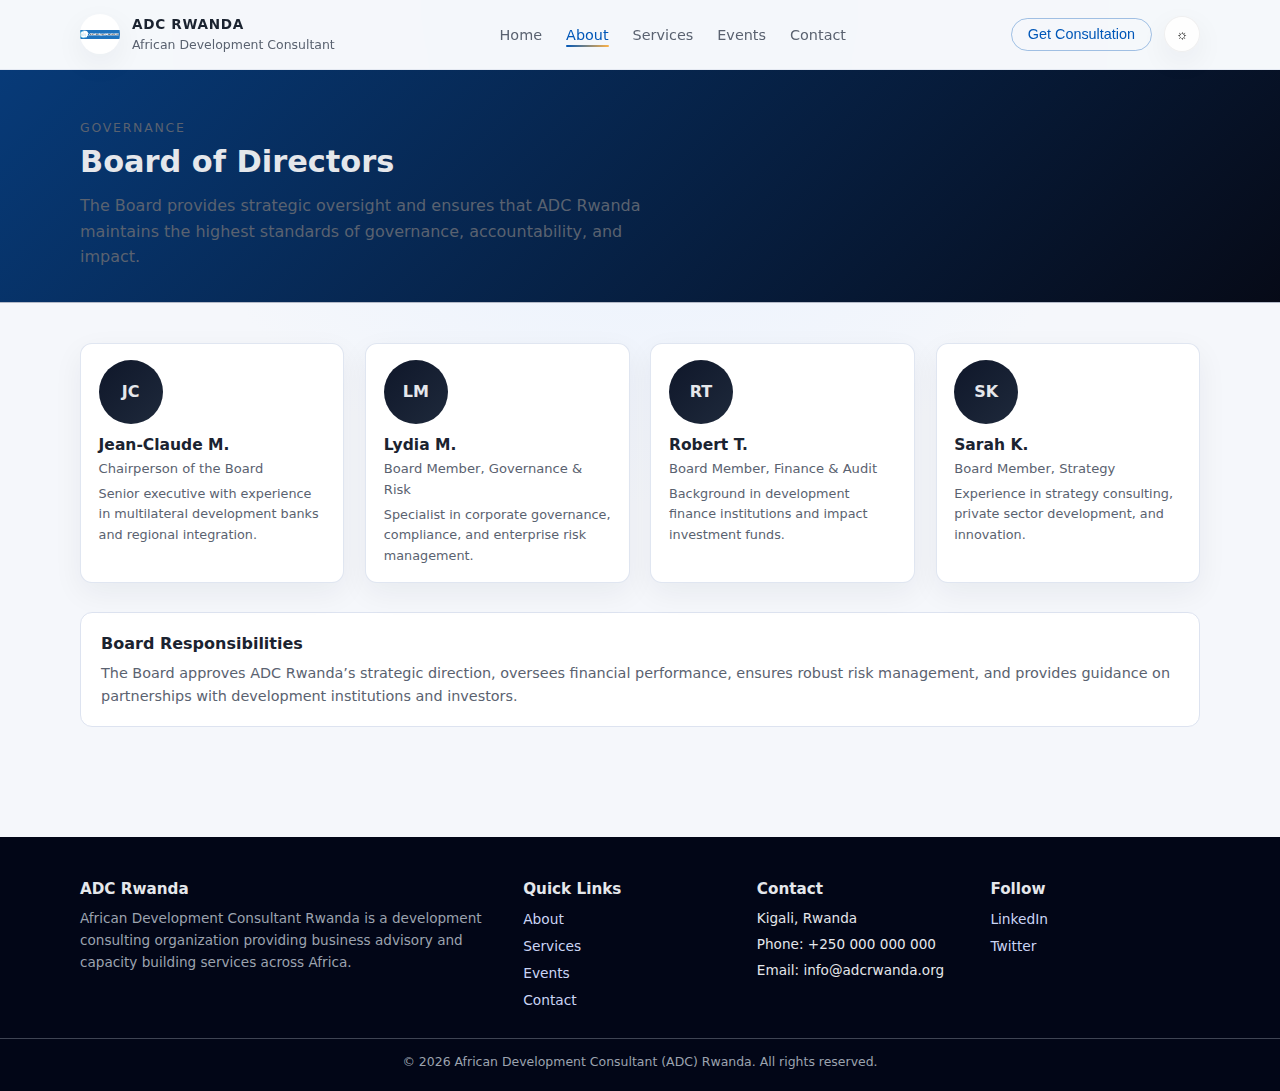
<file: board.html>
<!DOCTYPE html>
<html lang="en">
<head>
  <meta charset="UTF-8" />
  <meta name="viewport" content="width=device-width, initial-scale=1.0" />
  <title>ADC Rwanda Board Members</title>
  <link rel="stylesheet" href="styles.css" />
</head>
<body>
  <header class="site-header">
    <div class="container header-inner">
      <a href="index.html" class="brand">
        <img src="logo.png" alt="ADC Rwanda logo" class="brand-logo" />
        <span class="brand-text">
          <span class="brand-name">ADC Rwanda</span>
          <span class="brand-tagline">African Development Consultant</span>
        </span>
      </a>

      <button class="nav-toggle" aria-label="Toggle navigation">
        <span></span><span></span><span></span>
      </button>

      <nav class="site-nav">
        <ul>
          <li><a href="index.html">Home</a></li>
          <li class="has-dropdown">
            <a href="about.html" class="active">About</a>
            <ul class="dropdown">
              <li><a href="staff.html">Staff</a></li>
              <li><a href="board.html" class="active">Board Members</a></li>
            </ul>
          </li>
          <li><a href="services.html">Services</a></li>
          <li><a href="events.html">Events</a></li>
          <li><a href="contact.html">Contact</a></li>
        </ul>
      </nav>

      <div class="header-actions">
        <button class="btn btn-outline" onclick="location.href='contact.html#consultation'">Get Consultation</button>
        <button id="themeToggle" class="icon-btn" aria-label="Toggle dark mode">&#9788;</button>
      </div>
    </div>
  </header>

  <main>
    <section class="page-hero media" style="--hero-img: url('https://images.unsplash.com/photo-1504384308090-c894fdcc538d?auto=format&fit=crop&w=1500&q=80');">
      <div class="container">
        <p class="eyebrow">Governance</p>
        <h1>Board of Directors</h1>
        <p>
          The Board provides strategic oversight and ensures that ADC Rwanda maintains the highest
          standards of governance, accountability, and impact.
        </p>
      </div>
    </section>

    <section class="page-body">
      <div class="container">
        <div class="people-grid">
          <article class="person-card">
            <div class="person-avatar">JC</div>
            <div class="person-name">Jean-Claude M.</div>
            <div class="person-title">Chairperson of the Board</div>
            <div class="person-expertise">
              Senior executive with experience in multilateral development banks and regional
              integration.
            </div>
          </article>

          <article class="person-card">
            <div class="person-avatar">LM</div>
            <div class="person-name">Lydia M.</div>
            <div class="person-title">Board Member, Governance &amp; Risk</div>
            <div class="person-expertise">
              Specialist in corporate governance, compliance, and enterprise risk management.
            </div>
          </article>

          <article class="person-card">
            <div class="person-avatar">RT</div>
            <div class="person-name">Robert T.</div>
            <div class="person-title">Board Member, Finance &amp; Audit</div>
            <div class="person-expertise">
              Background in development finance institutions and impact investment funds.
            </div>
          </article>

          <article class="person-card">
            <div class="person-avatar">SK</div>
            <div class="person-name">Sarah K.</div>
            <div class="person-title">Board Member, Strategy</div>
            <div class="person-expertise">
              Experience in strategy consulting, private sector development, and innovation.
            </div>
          </article>
        </div>

        <div class="info-block" style="margin-top:1.8rem;">
          <h3>Board Responsibilities</h3>
          <p>
            The Board approves ADC Rwanda’s strategic direction, oversees financial performance,
            ensures robust risk management, and provides guidance on partnerships with development
            institutions and investors.
          </p>
        </div>
      </div>
    </section>
  </main>

  <footer class="site-footer">
    <div class="container footer-grid">
      <div>
        <h3>ADC Rwanda</h3>
        <p>African Development Consultant Rwanda is a development consulting organization providing
          business advisory and capacity building services across Africa.</p>
      </div>
      <div>
        <h4>Quick Links</h4>
        <ul>
          <li><a href="about.html">About</a></li>
          <li><a href="services.html">Services</a></li>
          <li><a href="events.html">Events</a></li>
          <li><a href="contact.html">Contact</a></li>
        </ul>
      </div>
      <div>
        <h4>Contact</h4>
        <ul>
          <li>Kigali, Rwanda</li>
          <li>Phone: +250 000 000 000</li>
          <li>Email: info@adcrwanda.org</li>
        </ul>
      </div>
      <div>
        <h4>Follow</h4>
        <ul>
          <li><a href="#">LinkedIn</a></li>
          <li><a href="#">Twitter</a></li>
        </ul>
      </div>
    </div>
    <div class="footer-bottom">
      <span>&copy; <span id="year"></span> African Development Consultant (ADC) Rwanda. All rights reserved.</span>
    </div>
  </footer>

  <script>
    const navToggle = document.querySelector('.nav-toggle');
    const siteNav = document.querySelector('.site-nav');
    navToggle?.addEventListener('click', () => {
      siteNav.classList.toggle('open');
      navToggle.classList.toggle('open');
    });

    const themeToggle = document.getElementById('themeToggle');
    const storedTheme = localStorage.getItem('adc-theme');
    if (storedTheme === 'dark') document.documentElement.classList.add('dark');
    themeToggle?.addEventListener('click', () => {
      document.documentElement.classList.toggle('dark');
      const isDark = document.documentElement.classList.contains('dark');
      localStorage.setItem('adc-theme', isDark ? 'dark' : 'light');
    });

    document.getElementById('year').textContent = new Date().getFullYear();
  </script>
</body>
</html>
</file>
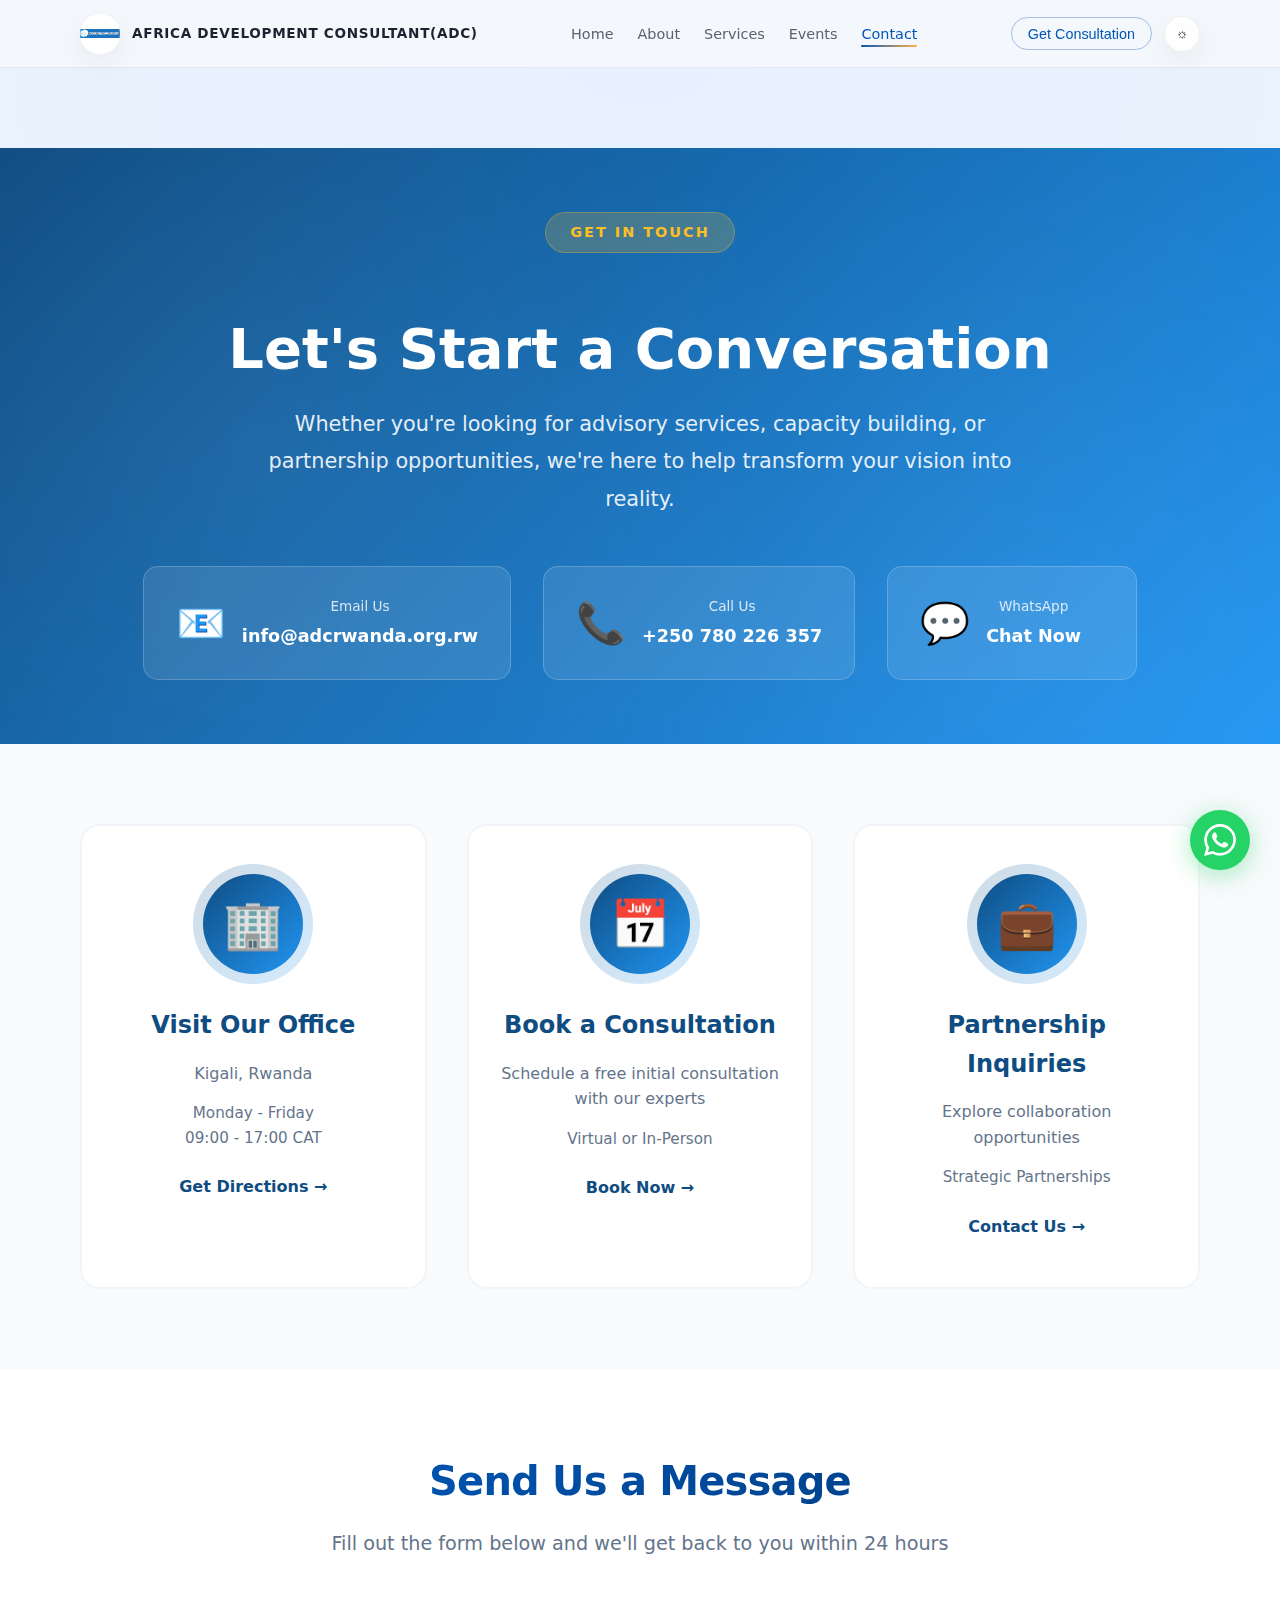
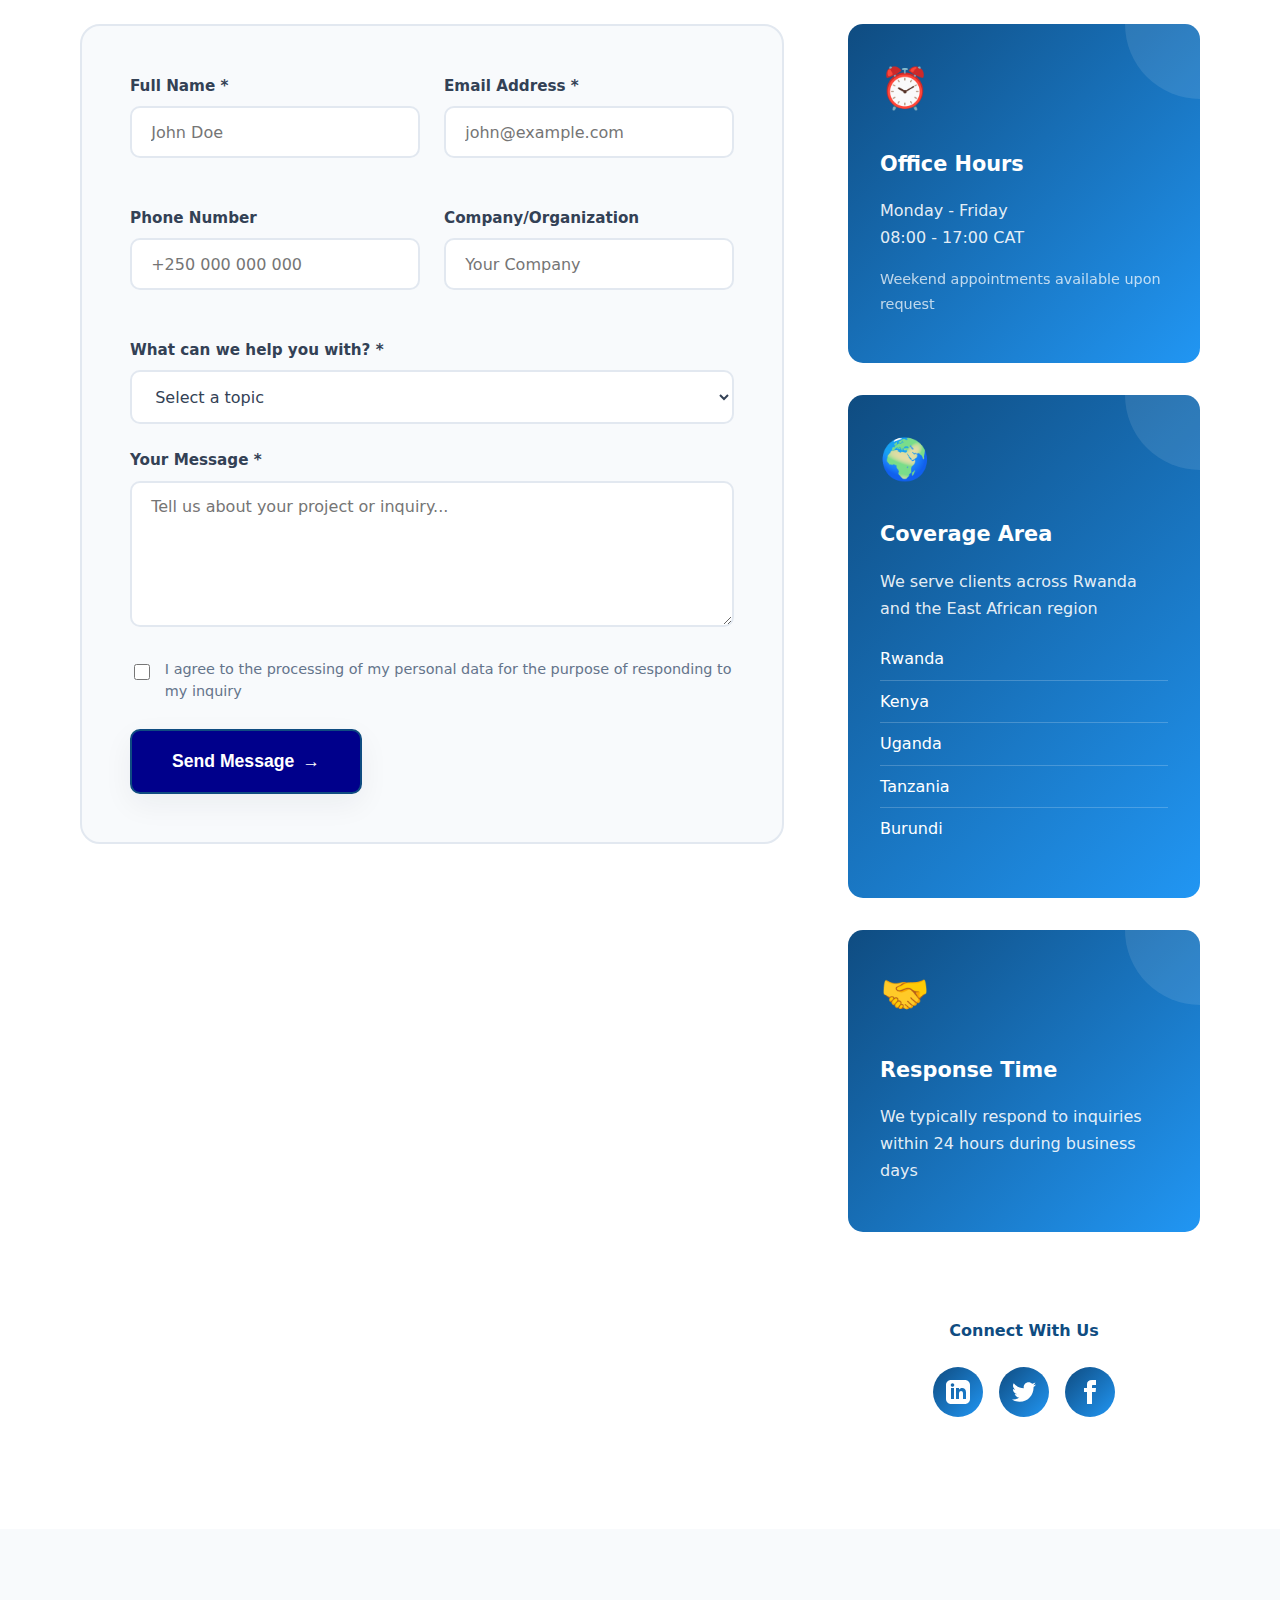
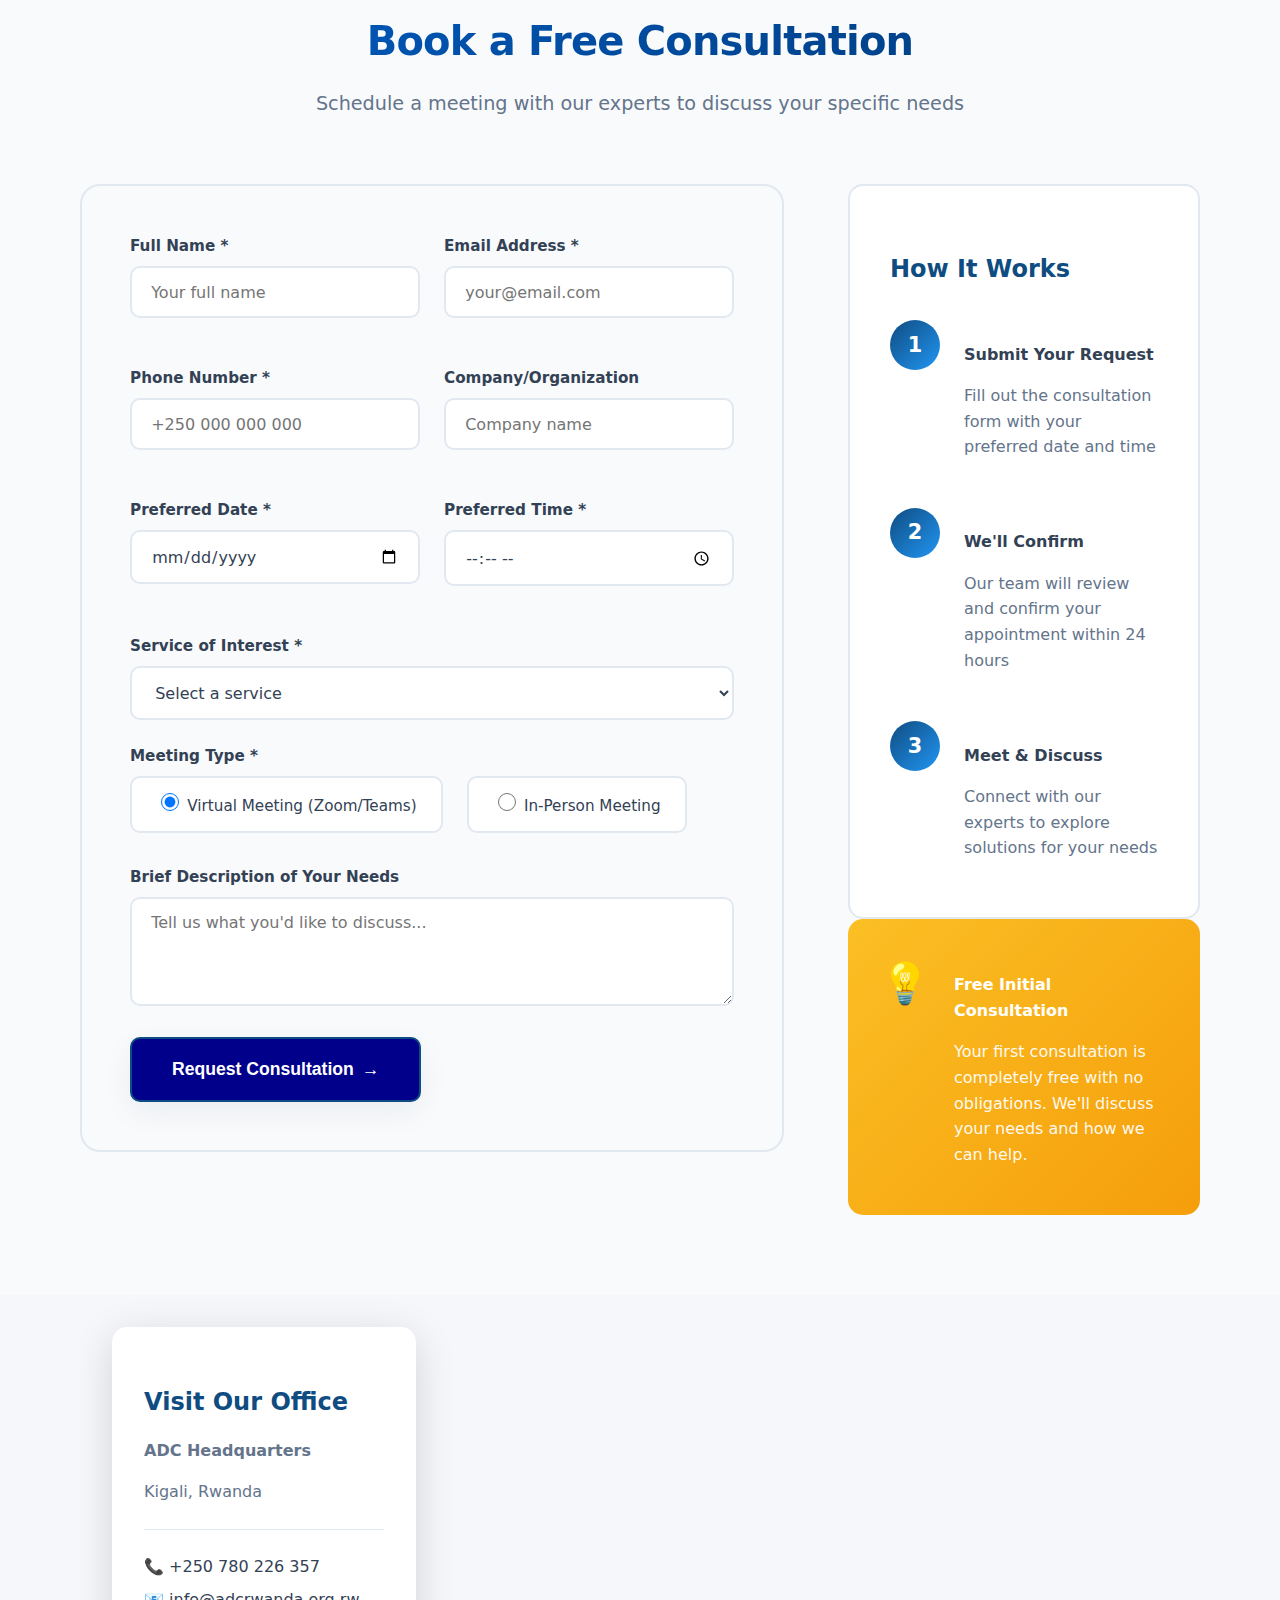
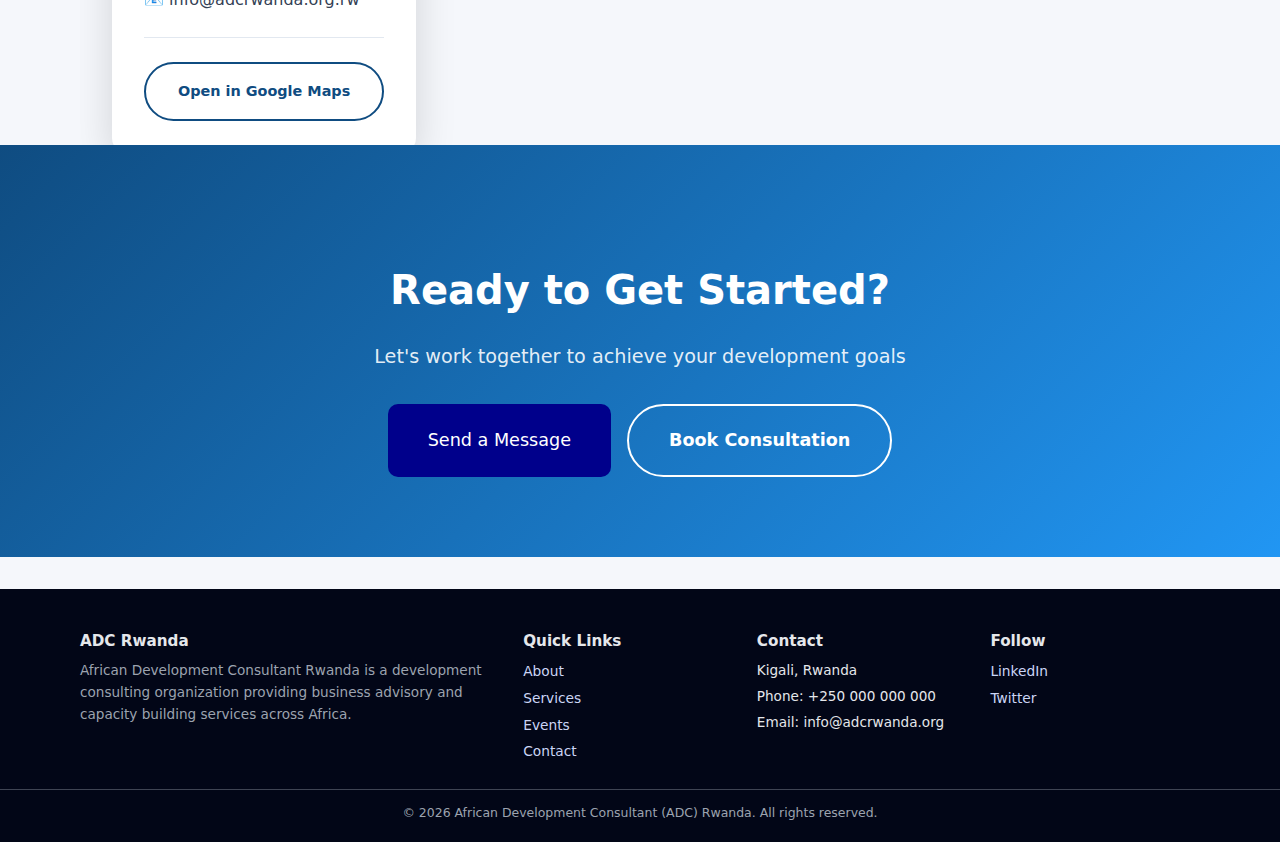
<file: contact.html>
<!DOCTYPE html>
<html lang="en">
<head>
  <meta charset="UTF-8" />
  <meta name="viewport" content="width=device-width, initial-scale=1.0" />
  <title>Contact ADC Rwanda</title>
  <link rel="stylesheet" href="styles.css" />
  <link rel="stylesheet" href="contact.css" />
</head>
<body>
  <header class="site-header">
    <div class="container header-inner">
      <a href="index.php" class="brand">
        <img src="logo.png" alt="ADC Rwanda logo" class="brand-logo" />
        <span class="brand-text">
          <!--<span class="brand-name">ADC Rwanda</span>-->
          <span class="brand-name">Africa Development Consultant(ADC)</span>
        </span>
      </a>

      <button class="nav-toggle" aria-label="Toggle navigation">
        <span></span><span></span><span></span>
      </button>

      <nav class="site-nav">
        <ul>
          <li><a href="index.php">Home</a></li>
          <li class="has-dropdown">
            <a href="about.html">About</a>
            <ul class="dropdown">
              <li><a href="staff.html">Staff</a></li>
              <li><a href="board.html">Board Members</a></li>
            </ul>
          </li>
          <li><a href="services.html">Services</a></li>
          <li><a href="events.html">Events</a></li>
          <li><a href="contact.html" class="active">Contact</a></li>
        </ul>
      </nav>

      <div class="header-actions">
        <button class="btn btn-outline" onclick="document.getElementById('consultation').scrollIntoView({behavior:'smooth'});">Get Consultation</button>
        <button id="themeToggle" class="icon-btn" aria-label="Toggle dark mode">&#9788;</button>
      </div>
    </div>
  </header>

  <main>
    <!-- Hero Section -->
    <section class="contact-hero">
      <div class="hero-background"></div>
      <div class="container hero-content">
        <span class="eyebrow">Get in Touch</span>
        <h1>Let's Start a Conversation</h1>
        <p>
          Whether you're looking for advisory services, capacity building, or partnership opportunities,
          we're here to help transform your vision into reality.
        </p>
        <div class="hero-quick-contact">
          <a href="mailto:info@adcrwanda.org" class="quick-contact-item">
            <div class="contact-icon">📧</div>
            <div>
              <div class="contact-label">Email Us</div>
              <div class="contact-value">info@adcrwanda.org.rw</div>
            </div>
          </a>
          <a href="tel:+250 780 226 357" class="quick-contact-item">
            <div class="contact-icon">📞</div>
            <div>
              <div class="contact-label">Call Us</div>
              <div class="contact-value">+250 780 226 357 </div>
            </div>
          </a>
          <a href="https://wa.me/+250 780226357" class="quick-contact-item">
            <div class="contact-icon">💬</div>
            <div>
              <div class="contact-label">WhatsApp</div>
              <div class="contact-value">Chat Now</div>
            </div>
          </a>
        </div>
      </div>
    </section>

    <!-- Contact Methods Section -->
    <section class="contact-methods">
      <div class="container">
        <div class="methods-grid">
          <div class="method-card">
            <div class="method-icon-wrapper">
              <div class="method-icon">🏢</div>
            </div>
            <h3>Visit Our Office</h3>
            <p>Kigali, Rwanda</p>
            <p class="method-detail">Monday - Friday<br>09:00 - 17:00 CAT</p>
            <a href="#map" class="method-link">Get Directions →</a>
          </div>

          <div class="method-card">
            <div class="method-icon-wrapper">
              <div class="method-icon">📅</div>
            </div>
            <h3>Book a Consultation</h3>
            <p>Schedule a free initial consultation with our experts</p>
            <p class="method-detail">Virtual or In-Person</p>
            <a href="#consultation" class="method-link">Book Now →</a>
          </div>

          <div class="method-card">
            <div class="method-icon-wrapper">
              <div class="method-icon">💼</div>
            </div>
            <h3>Partnership Inquiries</h3>
            <p>Explore collaboration opportunities</p>
            <p class="method-detail">Strategic Partnerships</p>
            <a href="#contact-form" class="method-link">Contact Us →</a>
          </div>
        </div>
      </div>
    </section>

    <!-- Main Contact Form Section -->
    <section class="contact-form-section" id="contact-form">
      <div class="container">
        <div class="section-header">
          <h2>Send Us a Message</h2>
          <p>Fill out the form below and we'll get back to you within 24 hours</p>
        </div>

        <div class="contact-layout">
          <div class="contact-form-wrapper">
            <form class="modern-form" id="contactForm">
              <div class="form-row">
                <div class="form-group">
                  <label for="cName">Full Name *</label>
                  <input id="cName" type="text" placeholder="John Doe" required />
                </div>
                <div class="form-group">
                  <label for="cEmail">Email Address *</label>
                  <input id="cEmail" type="email" placeholder="john@example.com" required />
                </div>
              </div>

              <div class="form-row">
                <div class="form-group">
                  <label for="cPhone">Phone Number</label>
                  <input id="cPhone" type="tel" placeholder="+250 000 000 000" />
                </div>
                <div class="form-group">
                  <label for="cCompany">Company/Organization</label>
                  <input id="cCompany" type="text" placeholder="Your Company" />
                </div>
              </div>

              <div class="form-group">
                <label for="cTopic">What can we help you with? *</label>
                <select id="cTopic" required>
                  <option value="">Select a topic</option>
                  <option>General Inquiry</option>
                  <option>Business Consulting</option>
                  <option>Financial Advisory</option>
                  <option>Training & Capacity Building</option>
                  <option>Market Development</option>
                  <option>Monitoring & Evaluation</option>
                  <option>Partnership Opportunity</option>
                  <option>Other</option>
                </select>
              </div>

              <div class="form-group">
                <label for="cMessage">Your Message *</label>
                <textarea id="cMessage" rows="6" placeholder="Tell us about your project or inquiry..." required></textarea>
              </div>

              <div class="form-checkbox">
                <input type="checkbox" id="cConsent" required />
                <label for="cConsent">I agree to the processing of my personal data for the purpose of responding to my inquiry</label>
              </div>

              <button class="btn btn-primary btn-large" type="submit">
                Send Message
                <span class="btn-arrow">→</span>
              </button>
            </form>
          </div>

          <div class="contact-info-sidebar">
            <div class="info-card">
              <div class="info-card-icon">⏰</div>
              <h4>Office Hours</h4>
              <p>Monday - Friday<br>08:00 - 17:00 CAT</p>
              <p class="info-note">Weekend appointments available upon request</p>
            </div>

            <div class="info-card">
              <div class="info-card-icon">🌍</div>
              <h4>Coverage Area</h4>
              <p>We serve clients across Rwanda and the East African region</p>
              <ul class="coverage-list">
                <li>Rwanda</li>
                <li>Kenya</li>
                <li>Uganda</li>
                <li>Tanzania</li>
                <li>Burundi</li>
              </ul>
            </div>

            <div class="info-card">
              <div class="info-card-icon">🤝</div>
              <h4>Response Time</h4>
              <p>We typically respond to inquiries within 24 hours during business days</p>
            </div>

            <div class="social-connect">
              <h4>Connect With Us</h4>
              <div class="social-links">
                <a href="#" class="social-link" aria-label="LinkedIn">
                  <svg width="24" height="24" fill="currentColor"><path d="M19 0h-14c-2.761 0-5 2.239-5 5v14c0 2.761 2.239 5 5 5h14c2.762 0 5-2.239 5-5v-14c0-2.761-2.238-5-5-5zm-11 19h-3v-11h3v11zm-1.5-12.268c-.966 0-1.75-.79-1.75-1.764s.784-1.764 1.75-1.764 1.75.79 1.75 1.764-.783 1.764-1.75 1.764zm13.5 12.268h-3v-5.604c0-3.368-4-3.113-4 0v5.604h-3v-11h3v1.765c1.396-2.586 7-2.777 7 2.476v6.759z"/></svg>
                </a>
                <a href="#" class="social-link" aria-label="Twitter">
                  <svg width="24" height="24" fill="currentColor"><path d="M24 4.557c-.883.392-1.832.656-2.828.775 1.017-.609 1.798-1.574 2.165-2.724-.951.564-2.005.974-3.127 1.195-.897-.957-2.178-1.555-3.594-1.555-3.179 0-5.515 2.966-4.797 6.045-4.091-.205-7.719-2.165-10.148-5.144-1.29 2.213-.669 5.108 1.523 6.574-.806-.026-1.566-.247-2.229-.616-.054 2.281 1.581 4.415 3.949 4.89-.693.188-1.452.232-2.224.084.626 1.956 2.444 3.379 4.6 3.419-2.07 1.623-4.678 2.348-7.29 2.04 2.179 1.397 4.768 2.212 7.548 2.212 9.142 0 14.307-7.721 13.995-14.646.962-.695 1.797-1.562 2.457-2.549z"/></svg>
                </a>
                <a href="#" class="social-link" aria-label="Facebook">
                  <svg width="24" height="24" fill="currentColor"><path d="M9 8h-3v4h3v12h5v-12h3.642l.358-4h-4v-1.667c0-.955.192-1.333 1.115-1.333h2.885v-5h-3.808c-3.596 0-5.192 1.583-5.192 4.615v3.385z"/></svg>
                </a>
              </div>
            </div>
          </div>
        </div>
      </div>
    </section>

    <!-- Consultation Booking Section -->
    <section class="consultation-section" id="consultation">
      <div class="container">
        <div class="section-header">
          <h2>Book a Free Consultation</h2>
          <p>Schedule a meeting with our experts to discuss your specific needs</p>
        </div>

        <div class="consultation-layout">
          <div class="consultation-form-wrapper">
            <form class="modern-form" id="consultationForm">
              <div class="form-row">
                <div class="form-group">
                  <label for="bName">Full Name *</label>
                  <input id="bName" type="text" placeholder="Your full name" required />
                </div>
                <div class="form-group">
                  <label for="bEmail">Email Address *</label>
                  <input id="bEmail" type="email" placeholder="your@email.com" required />
                </div>
              </div>

              <div class="form-row">
                <div class="form-group">
                  <label for="bPhone">Phone Number *</label>
                  <input id="bPhone" type="tel" placeholder="+250 000 000 000" required />
                </div>
                <div class="form-group">
                  <label for="bCompany">Company/Organization</label>
                  <input id="bCompany" type="text" placeholder="Company name" />
                </div>
              </div>

              <div class="form-row">
                <div class="form-group">
                  <label for="bDate">Preferred Date *</label>
                  <input id="bDate" type="date" required />
                </div>
                <div class="form-group">
                  <label for="bTime">Preferred Time *</label>
                  <input id="bTime" type="time" required />
                </div>
              </div>

              <div class="form-group">
                <label for="bService">Service of Interest *</label>
                <select id="bService" required>
                  <option value="">Select a service</option>
                  <option>Business Establishment & Entrepreneurship</option>
                  <option>Financial Management & Tax Advisory</option>
                  <option>Operations & HR Management</option>
                  <option>Market Development & Export Readiness</option>
                  <option>Monitoring & Evaluation</option>
                  <option>Capacity Building & Training</option>
                </select>
              </div>

              <div class="form-group">
                <label for="bMeetingType">Meeting Type *</label>
                <div class="radio-group">
                  <label class="radio-option">
                    <input type="radio" name="meetingType" value="virtual" checked />
                    <span>Virtual Meeting (Zoom/Teams)</span>
                  </label>
                  <label class="radio-option">
                    <input type="radio" name="meetingType" value="inperson" />
                    <span>In-Person Meeting</span>
                  </label>
                </div>
              </div>

              <div class="form-group">
                <label for="bNotes">Brief Description of Your Needs</label>
                <textarea id="bNotes" rows="4" placeholder="Tell us what you'd like to discuss..."></textarea>
              </div>

              <button class="btn btn-primary btn-large" type="submit">
                Request Consultation
                <span class="btn-arrow">→</span>
              </button>
            </form>
          </div>

          <div class="consultation-info">
            <div class="consultation-steps">
              <h3>How It Works</h3>
              <div class="step-item">
                <div class="step-number">1</div>
                <div class="step-content">
                  <h4>Submit Your Request</h4>
                  <p>Fill out the consultation form with your preferred date and time</p>
                </div>
              </div>
              <div class="step-item">
                <div class="step-number">2</div>
                <div class="step-content">
                  <h4>We'll Confirm</h4>
                  <p>Our team will review and confirm your appointment within 24 hours</p>
                </div>
              </div>
              <div class="step-item">
                <div class="step-number">3</div>
                <div class="step-content">
                  <h4>Meet & Discuss</h4>
                  <p>Connect with our experts to explore solutions for your needs</p>
                </div>
              </div>
            </div>

            <div class="consultation-note">
              <div class="note-icon">💡</div>
              <div>
                <h4>Free Initial Consultation</h4>
                <p>Your first consultation is completely free with no obligations. We'll discuss your needs and how we can help.</p>
              </div>
            </div>
          </div>
        </div>
      </div>
    </section>

    <!-- Map Section -->
    <section class="map-section" id="map">
      <div class="container">
        <div class="map-wrapper">
          <div class="map-overlay-info">
            <div class="map-info-card">
              <h3>Visit Our Office</h3>
              <p><strong>ADC  Headquarters</strong></p>
              <p>Kigali, Rwanda</p>
              <div class="map-contact">
                <p>📞 +250 780 226 357</p>
                <p>📧 info@adcrwanda.org.rw</p>
              </div>
              <a href="https://maps.app.goo.gl/hPanUovJBvvGqkkE7" target="_blank" class="btn btn-secondary">
                Open in Google Maps
              </a>
            </div>
          </div>
          <iframe src="https://www.google.com/maps/embed?pb=!1m18!1m12!1m3!1d2071.6222301076687!2d30.107702623834555!3d-1.9602848818476732!2m3!1f0!2f0!3f0!3m2!1i1024!2i768!4f13.1!3m3!1m2!1s0x19dca654e3020b87%3A0xa7d9fd0f06b6df52!2sAfrica%20Development%20Consultants!5e1!3m2!1sen!2srw!4v1769001615601!5m2!1sen!2srw" width="600" height="450" style="border:0;" allowfullscreen="" loading="lazy" referrerpolicy="no-referrer-when-downgrade"></iframe>
        </div>
      </div>
    </section>

    <!-- CTA Section -->
    <section class="contact-cta">
      <div class="container">
        <div class="cta-content">
          <h2>Ready to Get Started?</h2>
          <p>Let's work together to achieve your development goals</p>
          <div class="cta-buttons">
            <a href="#contact-form" class="btn btn-large">Send a Message</a>
            <a href="#consultation" class="btn btn-outline-light">Book Consultation</a>
          </div>
        </div>
      </div>
    </section>
  </main>

  <footer class="site-footer">
    <div class="container footer-grid">
      <div>
        <h3>ADC Rwanda</h3>
        <p>African Development Consultant Rwanda is a development consulting organization providing
          business advisory and capacity building services across Africa.</p>
      </div>
      <div>
        <h4>Quick Links</h4>
        <ul>
          <li><a href="about.html">About</a></li>
          <li><a href="services.html">Services</a></li>
          <li><a href="events.html">Events</a></li>
          <li><a href="contact.html">Contact</a></li>
        </ul>
      </div>
      <div>
        <h4>Contact</h4>
        <ul>
          <li>Kigali, Rwanda</li>
          <li>Phone: +250 000 000 000</li>
          <li>Email: info@adcrwanda.org</li>
        </ul>
      </div>
      <div>
        <h4>Follow</h4>
        <ul>
          <li><a href="#">LinkedIn</a></li>
          <li><a href="#">Twitter</a></li>
        </ul>
      </div>
    </div>
    <div class="footer-bottom">
      <span>&copy; <span id="year"></span> African Development Consultant (ADC) Rwanda. All rights reserved.</span>
    </div>
  </footer>

  <!-- Floating WhatsApp Button -->
  <a href="https://wa.me/+250796898894" target="_blank" class="whatsapp-float" aria-label="Chat on WhatsApp">
    <svg width="32" height="32" fill="currentColor" viewBox="0 0 24 24">
      <path d="M17.472 14.382c-.297-.149-1.758-.867-2.03-.967-.273-.099-.471-.148-.67.15-.197.297-.767.966-.94 1.164-.173.199-.347.223-.644.075-.297-.15-1.255-.463-2.39-1.475-.883-.788-1.48-1.761-1.653-2.059-.173-.297-.018-.458.13-.606.134-.133.298-.347.446-.52.149-.174.198-.298.298-.497.099-.198.05-.371-.025-.52-.075-.149-.669-1.612-.916-2.207-.242-.579-.487-.5-.669-.51-.173-.008-.371-.01-.57-.01-.198 0-.52.074-.792.372-.272.297-1.04 1.016-1.04 2.479 0 1.462 1.065 2.875 1.213 3.074.149.198 2.096 3.2 5.077 4.487.709.306 1.262.489 1.694.625.712.227 1.36.195 1.871.118.571-.085 1.758-.719 2.006-1.413.248-.694.248-1.289.173-1.413-.074-.124-.272-.198-.57-.347m-5.421 7.403h-.004a9.87 9.87 0 01-5.031-1.378l-.361-.214-3.741.982.998-3.648-.235-.374a9.86 9.86 0 01-1.51-5.26c.001-5.45 4.436-9.884 9.888-9.884 2.64 0 5.122 1.03 6.988 2.898a9.825 9.825 0 012.893 6.994c-.003 5.45-4.437 9.884-9.885 9.884m8.413-18.297A11.815 11.815 0 0012.05 0C5.495 0 .16 5.335.157 11.892c0 2.096.547 4.142 1.588 5.945L.057 24l6.305-1.654a11.882 11.882 0 005.683 1.448h.005c6.554 0 11.890-5.335 11.893-11.893a11.821 11.821 0 00-3.48-8.413z"/>
    </svg>
  </a>

  <script>
    const navToggle = document.querySelector('.nav-toggle');
    const siteNav = document.querySelector('.site-nav');
    navToggle?.addEventListener('click', () => {
      siteNav.classList.toggle('open');
      navToggle.classList.toggle('open');
    });

    const themeToggle = document.getElementById('themeToggle');
    const storedTheme = localStorage.getItem('adc-theme');
    if (storedTheme === 'dark') document.documentElement.classList.add('dark');
    themeToggle?.addEventListener('click', () => {
      document.documentElement.classList.toggle('dark');
      const isDark = document.documentElement.classList.contains('dark');
      localStorage.setItem('adc-theme', isDark ? 'dark' : 'light');
    });

    document.getElementById('year').textContent = new Date().getFullYear();

    // Form submissions
    document.getElementById('contactForm')?.addEventListener('submit', (e) => {
      e.preventDefault();
      alert('Thank you for contacting ADC Rwanda! We will respond to your inquiry within 24 hours.');
      e.target.reset();
    });

    document.getElementById('consultationForm')?.addEventListener('submit', (e) => {
      e.preventDefault();
      alert('Your consultation request has been submitted! We will confirm your appointment via email shortly.');
      e.target.reset();
    });

    // Set minimum date for consultation booking
    const dateInput = document.getElementById('bDate');
    if (dateInput) {
      const today = new Date().toISOString().split('T')[0];
      dateInput.setAttribute('min', today);
    }
  </script>
</body>
</html>
</file>
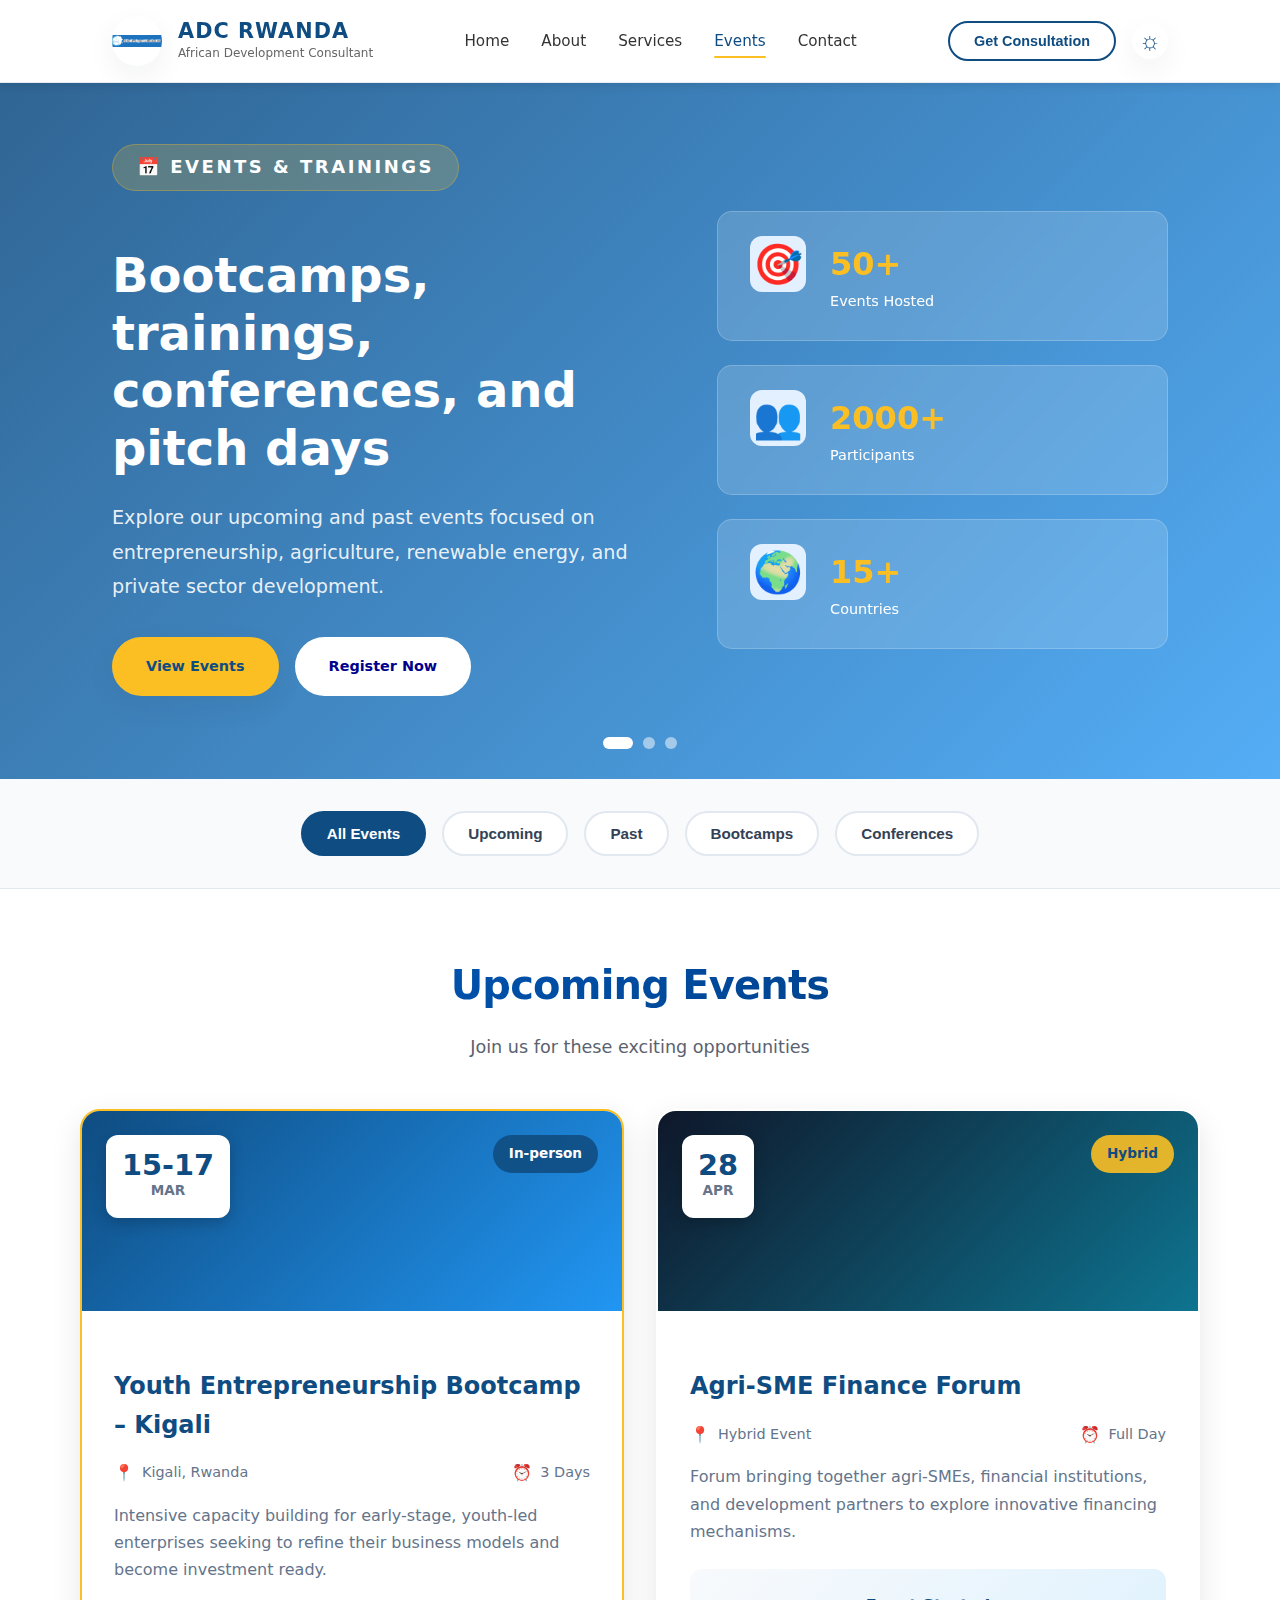
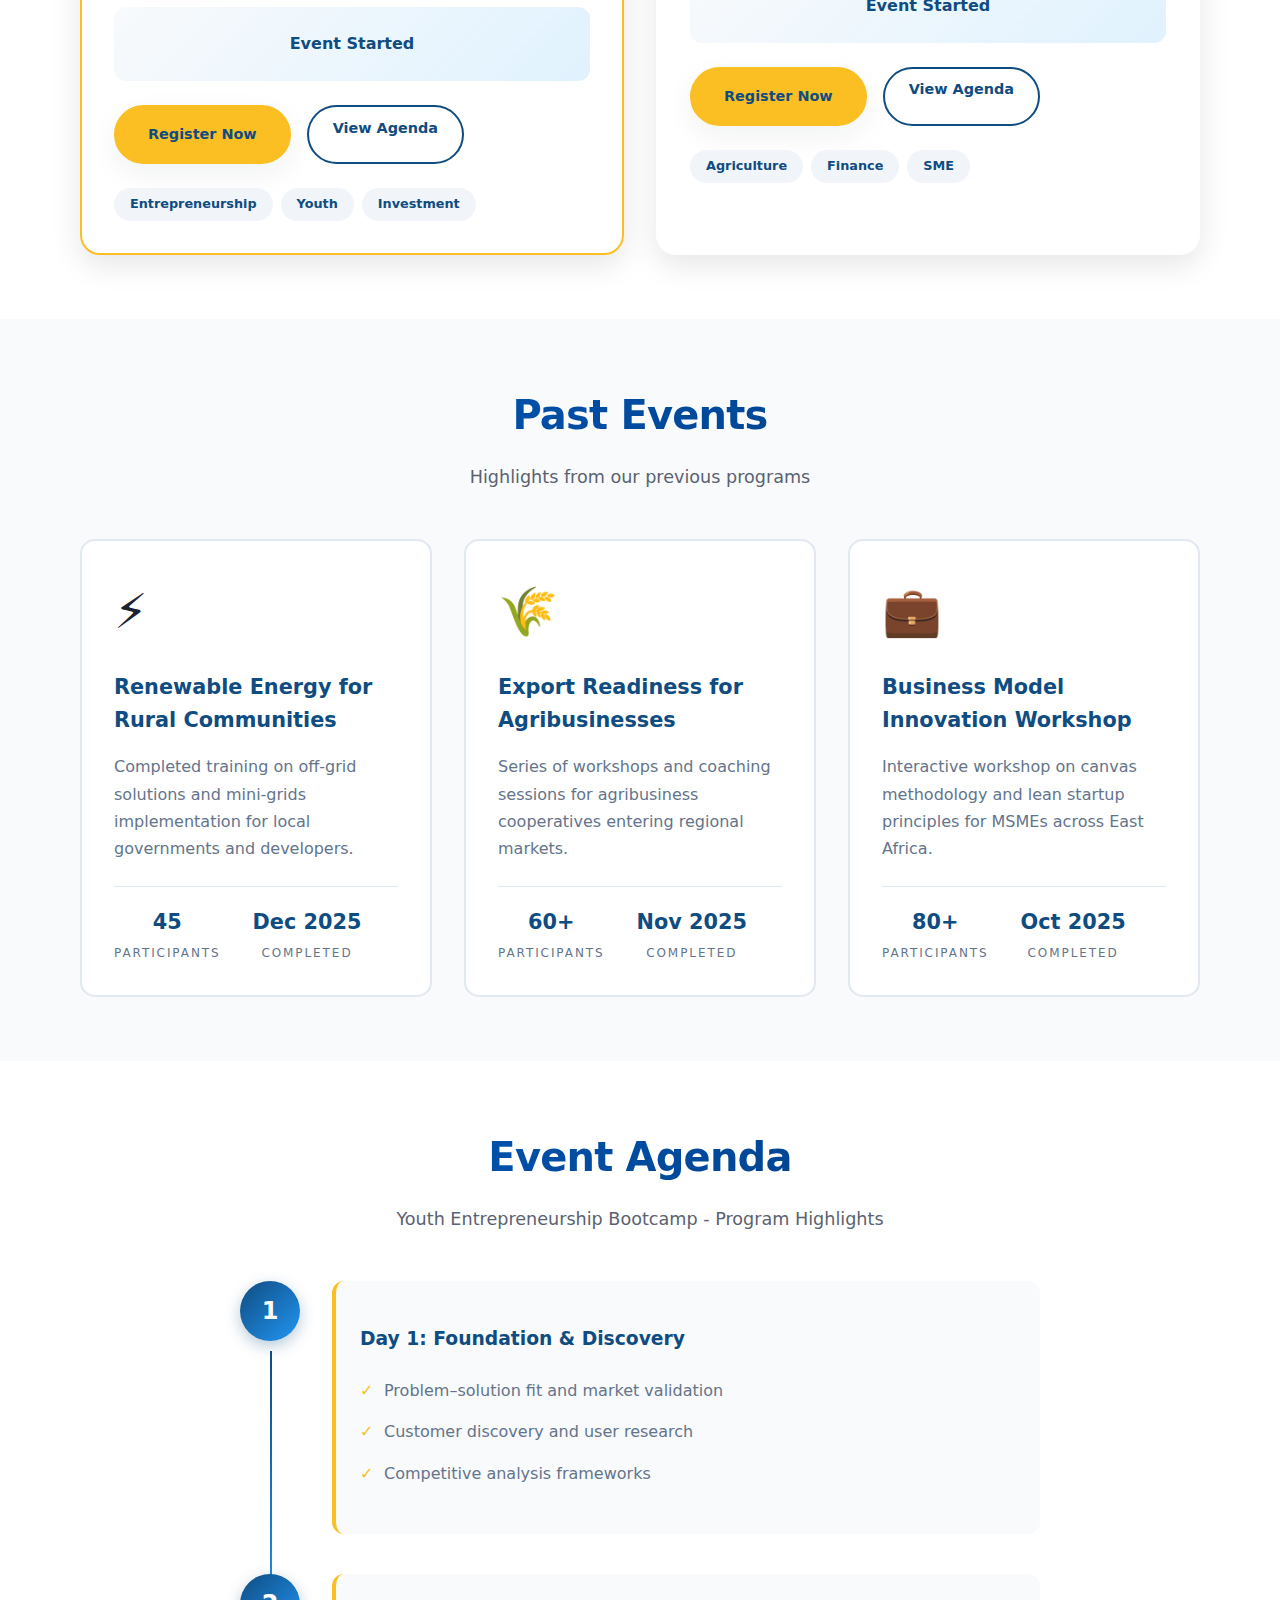
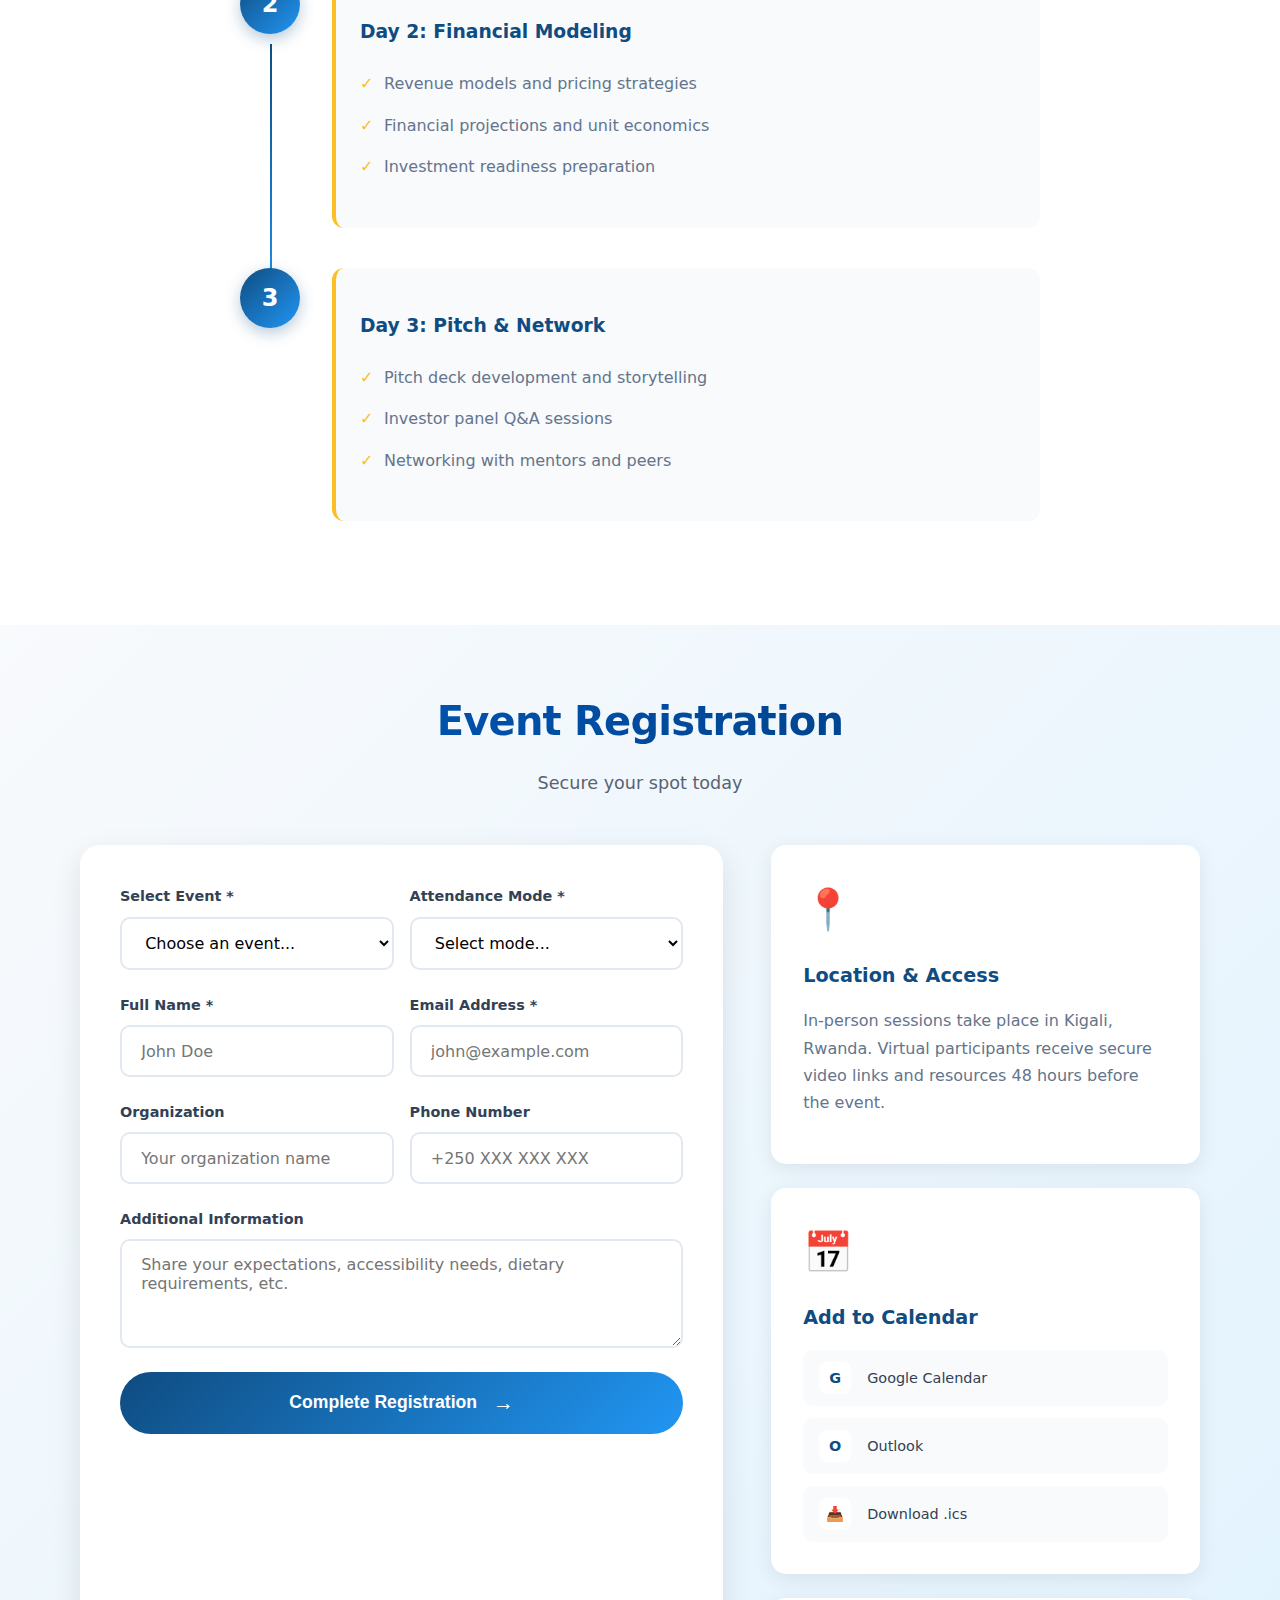
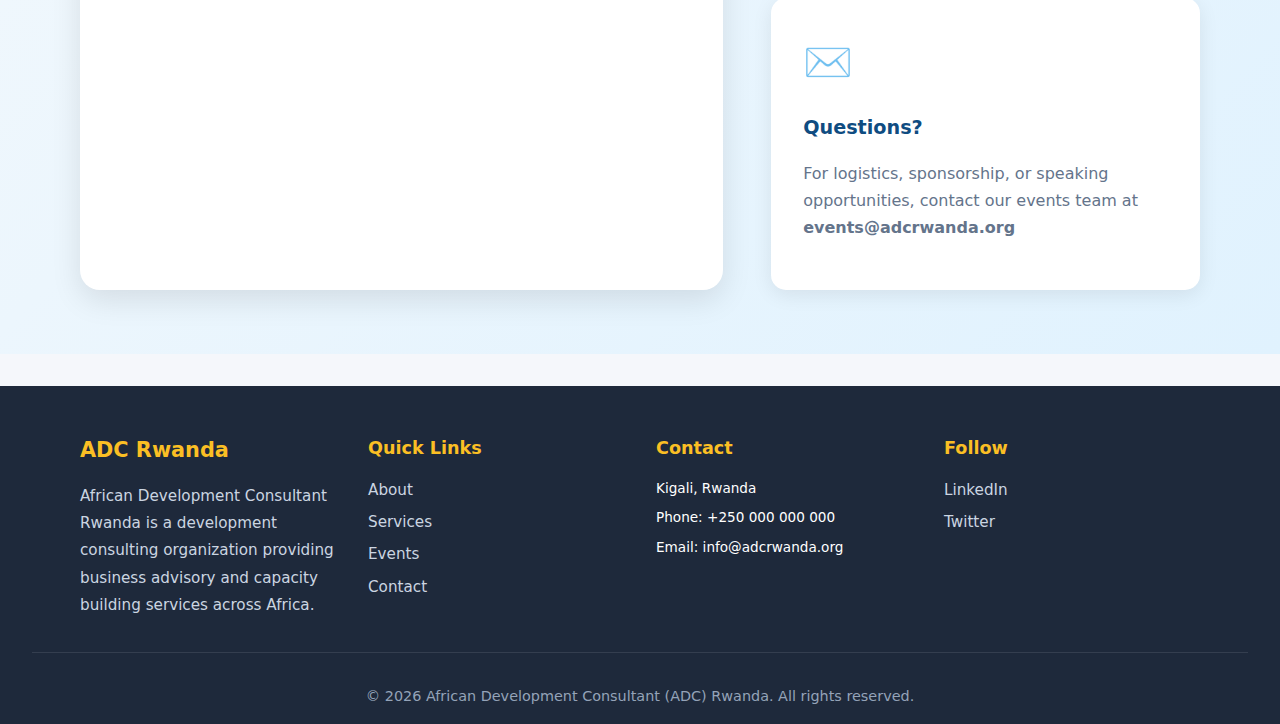
<file: events.html>
<!DOCTYPE html>
<html lang="en">
<head>
  <meta charset="UTF-8" />
  <meta name="viewport" content="width=device-width, initial-scale=1.0" />
  <title>ADC Rwanda Events</title>
  <link rel="stylesheet" href="styles.css" />
  <link rel="stylesheet" href="about.css" />
  <link rel="stylesheet" href="events.css" />
</head>
<body>
  <header class="site-header">
    <div class="container header-inner">
      <a href="index.html" class="brand">
        <img src="logo.png" alt="ADC Rwanda logo" class="brand-logo" />
        <span class="brand-text">
          <span class="brand-name">ADC Rwanda</span>
          <span class="brand-tagline">African Development Consultant</span>
        </span>
      </a>

      <button class="nav-toggle" aria-label="Toggle navigation">
        <span></span><span></span><span></span>
      </button>

      <nav class="site-nav">
        <ul>
          <li><a href="index.html">Home</a></li>
          <li class="has-dropdown">
            <a href="about.html">About</a>
            <ul class="dropdown">
              <li><a href="staff.html">Staff</a></li>
              <li><a href="board.html">Board Members</a></li>
            </ul>
          </li>
          <li><a href="services.html">Services</a></li>
          <li><a href="events.html" class="active">Events</a></li>
          <li><a href="contact.html">Contact</a></li>
        </ul>
      </nav>

      <div class="header-actions">
        <button class="btn btn-outline" onclick="location.href='contact.html#consultation'">Get Consultation</button>
        <button id="themeToggle" class="icon-btn" aria-label="Toggle dark mode">&#9788;</button>
      </div>
    </div>
  </header>

  <main>
    <!-- Hero Section -->
    <section class="events-hero">
      <div class="hero-slideshow">
        <div class="hero-slide active" style="background-image: url('https://images.unsplash.com/photo-1540575467063-178a50c2df87?w=1500&auto=format&fit=crop');">
          <div class="slide-overlay"></div>
        </div>
        <div class="hero-slide" style="background-image: url('https://images.unsplash.com/photo-1591115765373-5207764f72e7?w=1500&auto=format&fit=crop');">
          <div class="slide-overlay"></div>
        </div>
        <div class="hero-slide" style="background-image: url('https://images.unsplash.com/photo-1511578314322-379afb476865?w=1500&auto=format&fit=crop');">
          <div class="slide-overlay"></div>
        </div>
      </div>
      <div class="container hero-wrapper">
        <div class="hero-content">
          <span class="eyebrow" style="color: white; font-size: 18px;  ">📅 Events & Trainings</span>
          <h1>Bootcamps, trainings, conferences, and pitch days</h1>
          <p>
            Explore our upcoming and past events focused on entrepreneurship, agriculture,
            renewable energy, and private sector development.
          </p>
          <div class="hero-actions">
            <a href="#upcoming" class="btn btn-primary">View Events</a>
            <a href="#register" class="btn btn-secondary" style="background-color: #fff; color: darkblue; ">Register Now</a>
          </div>
        </div>
        <div class="hero-visual">
          <div class="floating-card">
            <div class="card-icon">🎯</div>
            <div class="card-text">
              <div class="card-number">50+</div>
              <div class="card-label">Events Hosted</div>
            </div>
          </div>
          <div class="floating-card delay-1">
            <div class="card-icon">👥</div>
            <div class="card-text">
              <div class="card-number">2000+</div>
              <div class="card-label">Participants</div>
            </div>
          </div>
          <div class="floating-card delay-2">
            <div class="card-icon">🌍</div>
            <div class="card-text">
              <div class="card-number">15+</div>
              <div class="card-label">Countries</div>
            </div>
          </div>
        </div>
      </div>
      <div class="hero-slide-dots">
        <span class="dot active" onclick="setHeroSlide(0)"></span>
        <span class="dot" onclick="setHeroSlide(1)"></span>
        <span class="dot" onclick="setHeroSlide(2)"></span>
      </div>
    </section>

    <!-- Event Filter -->
    <section class="event-filter">
      <div class="container">
        <div class="filter-controls">
          <button class="filter-btn active" data-filter="all">All Events</button>
          <button class="filter-btn" data-filter="upcoming">Upcoming</button>
          <button class="filter-btn" data-filter="past">Past</button>
          <button class="filter-btn" data-filter="bootcamp">Bootcamps</button>
          <button class="filter-btn" data-filter="conference">Conferences</button>
        </div>
      </div>
    </section>

    <!-- Upcoming Events -->
    <section class="events-section" id="upcoming">
      <div class="container">
        <div class="section-header">
          <h2 class="section-title">Upcoming Events</h2>
          <p class="section-subtitle">Join us for these exciting opportunities</p>
        </div>

        <div class="event-grid">
          <article class="event-card featured" data-category="upcoming bootcamp">
            <div class="event-image" style="background: linear-gradient(135deg, #0f4c81, #2196F3);">
              <div class="event-date-badge">
                <div class="badge-day">15-17</div>
                <div class="badge-month">MAR</div>
              </div>
              <span class="event-type-badge">In-person</span>
            </div>
            
            <div class="event-content">
              <div class="event-header">
                <h3>Youth Entrepreneurship Bootcamp – Kigali</h3>
                <div class="event-meta">
                  <span class="meta-item">
                    <span class="meta-icon">📍</span>
                    Kigali, Rwanda
                  </span>
                  <span class="meta-item">
                    <span class="meta-icon">⏰</span>
                    3 Days
                  </span>
                </div>
              </div>

              <p class="event-description">
                Intensive capacity building for early-stage, youth‑led enterprises seeking to refine
                their business models and become investment ready.
              </p>

              <div class="event-countdown">
                <div class="countdown-timer" data-date="2026-03-15T08:00:00">
                  <div class="countdown-item">
                    <span class="countdown-value" data-days>--</span>
                    <span class="countdown-label">Days</span>
                  </div>
                  <div class="countdown-item">
                    <span class="countdown-value" data-hours>--</span>
                    <span class="countdown-label">Hours</span>
                  </div>
                  <div class="countdown-item">
                    <span class="countdown-value" data-minutes>--</span>
                    <span class="countdown-label">Minutes</span>
                  </div>
                </div>
              </div>

              <div class="event-actions">
                <a href="#register" class="btn btn-primary">Register Now</a>
                <a href="#agenda" class="btn btn-outline">View Agenda</a>
              </div>

              <div class="event-tags">
                <span class="tag">Entrepreneurship</span>
                <span class="tag">Youth</span>
                <span class="tag">Investment</span>
              </div>
            </div>
          </article>

          <article class="event-card" data-category="upcoming conference">
            <div class="event-image" style="background: linear-gradient(135deg, #0f172a, #0e7490);">
              <div class="event-date-badge">
                <div class="badge-day">28</div>
                <div class="badge-month">APR</div>
              </div>
              <span class="event-type-badge hybrid">Hybrid</span>
            </div>
            
            <div class="event-content">
              <div class="event-header">
                <h3>Agri‑SME Finance Forum</h3>
                <div class="event-meta">
                  <span class="meta-item">
                    <span class="meta-icon">📍</span>
                    Hybrid Event
                  </span>
                  <span class="meta-item">
                    <span class="meta-icon">⏰</span>
                    Full Day
                  </span>
                </div>
              </div>

              <p class="event-description">
                Forum bringing together agri‑SMEs, financial institutions, and development partners
                to explore innovative financing mechanisms.
              </p>

              <div class="event-countdown">
                <div class="countdown-timer" data-date="2026-04-28T09:00:00">
                  <div class="countdown-item">
                    <span class="countdown-value" data-days>--</span>
                    <span class="countdown-label">Days</span>
                  </div>
                  <div class="countdown-item">
                    <span class="countdown-value" data-hours>--</span>
                    <span class="countdown-label">Hours</span>
                  </div>
                  <div class="countdown-item">
                    <span class="countdown-value" data-minutes>--</span>
                    <span class="countdown-label">Minutes</span>
                  </div>
                </div>
              </div>

              <div class="event-actions">
                <a href="#register" class="btn btn-primary">Register Now</a>
                <a href="#agenda" class="btn btn-outline">View Agenda</a>
              </div>

              <div class="event-tags">
                <span class="tag">Agriculture</span>
                <span class="tag">Finance</span>
                <span class="tag">SME</span>
              </div>
            </div>
          </article>
        </div>
      </div>
    </section>

    <!-- Past Events -->
    <section class="past-events-section">
      <div class="container">
        <div class="section-header">
          <h2 class="section-title">Past Events</h2>
          <p class="section-subtitle">Highlights from our previous programs</p>
        </div>

        <div class="past-event-grid">
          <article class="past-event-card" data-category="past">
            <div class="past-event-icon">⚡</div>
            <h3>Renewable Energy for Rural Communities</h3>
            <p>
              Completed training on off‑grid solutions and mini‑grids implementation for local
              governments and developers.
            </p>
            <div class="past-event-stats">
              <div class="stat">
                <span class="stat-value">45</span>
                <span class="stat-label">Participants</span>
              </div>
              <div class="stat">
                <span class="stat-value">Dec 2025</span>
                <span class="stat-label">Completed</span>
              </div>
            </div>
          </article>

          <article class="past-event-card" data-category="past">
            <div class="past-event-icon">🌾</div>
            <h3>Export Readiness for Agribusinesses</h3>
            <p>
              Series of workshops and coaching sessions for agribusiness cooperatives entering
              regional markets.
            </p>
            <div class="past-event-stats">
              <div class="stat">
                <span class="stat-value">60+</span>
                <span class="stat-label">Participants</span>
              </div>
              <div class="stat">
                <span class="stat-value">Nov 2025</span>
                <span class="stat-label">Completed</span>
              </div>
            </div>
          </article>

          <article class="past-event-card" data-category="past">
            <div class="past-event-icon">💼</div>
            <h3>Business Model Innovation Workshop</h3>
            <p>
              Interactive workshop on canvas methodology and lean startup principles for MSMEs
              across East Africa.
            </p>
            <div class="past-event-stats">
              <div class="stat">
                <span class="stat-value">80+</span>
                <span class="stat-label">Participants</span>
              </div>
              <div class="stat">
                <span class="stat-value">Oct 2025</span>
                <span class="stat-label">Completed</span>
              </div>
            </div>
          </article>
        </div>
      </div>
    </section>

    <!-- Event Agenda -->
    <section class="agenda-section" id="agenda">
      <div class="container">
        <div class="section-header">
          <h2 class="section-title">Event Agenda</h2>
          <p class="section-subtitle">Youth Entrepreneurship Bootcamp - Program Highlights</p>
        </div>

        <div class="agenda-timeline">
          <div class="timeline-item">
            <div class="timeline-marker">1</div>
            <div class="timeline-content">
              <h3>Day 1: Foundation & Discovery</h3>
              <ul>
                <li>Problem–solution fit and market validation</li>
                <li>Customer discovery and user research</li>
                <li>Competitive analysis frameworks</li>
              </ul>
            </div>
          </div>
          <div class="timeline-item">
            <div class="timeline-marker">2</div>
            <div class="timeline-content">
              <h3>Day 2: Financial Modeling</h3>
              <ul>
                <li>Revenue models and pricing strategies</li>
                <li>Financial projections and unit economics</li>
                <li>Investment readiness preparation</li>
              </ul>
            </div>
          </div>
          <div class="timeline-item">
            <div class="timeline-marker">3</div>
            <div class="timeline-content">
              <h3>Day 3: Pitch & Network</h3>
              <ul>
                <li>Pitch deck development and storytelling</li>
                <li>Investor panel Q&A sessions</li>
                <li>Networking with mentors and peers</li>
              </ul>
            </div>
          </div>
        </div>
      </div>
    </section>

    <!-- Registration Section -->
    <section class="registration-section" id="register">
      <div class="container">
        <div class="section-header">
          <h2 class="section-title">Event Registration</h2>
          <p class="section-subtitle">Secure your spot today</p>
        </div>

        <div class="registration-wrapper">
          <div class="registration-form">
            <form class="modern-form">
              <div class="form-row">
                <div class="form-group">
                  <label for="eventName">Select Event *</label>
                  <select id="eventName" required>
                    <option value="">Choose an event...</option>
                    <option>Youth Entrepreneurship Bootcamp – Kigali</option>
                    <option>Agri‑SME Finance Forum</option>
                  </select>
                </div>
                <div class="form-group">
                  <label for="attendanceMode">Attendance Mode *</label>
                  <select id="attendanceMode" required>
                    <option value="">Select mode...</option>
                    <option>In-person</option>
                    <option>Virtual</option>
                  </select>
                </div>
              </div>

              <div class="form-row">
                <div class="form-group">
                  <label for="fullName">Full Name *</label>
                  <input id="fullName" type="text" placeholder="John Doe" required />
                </div>
                <div class="form-group">
                  <label for="email">Email Address *</label>
                  <input id="email" type="email" placeholder="john@example.com" required />
                </div>
              </div>

              <div class="form-row">
                <div class="form-group">
                  <label for="org">Organization</label>
                  <input id="org" type="text" placeholder="Your organization name" />
                </div>
                <div class="form-group">
                  <label for="phone">Phone Number</label>
                  <input id="phone" type="tel" placeholder="+250 XXX XXX XXX" />
                </div>
              </div>

              <div class="form-group full-width">
                <label for="notes">Additional Information</label>
                <textarea id="notes" rows="4" placeholder="Share your expectations, accessibility needs, dietary requirements, etc."></textarea>
              </div>

              <button class="btn btn-submit" type="submit">
                <span>Complete Registration</span>
                <span class="btn-icon">→</span>
              </button>
            </form>
          </div>

          <div class="registration-info">
            <div class="info-card">
              <div class="info-icon">📍</div>
              <h3>Location & Access</h3>
              <p>
                In‑person sessions take place in Kigali, Rwanda. Virtual participants receive
                secure video links and resources 48 hours before the event.
              </p>
            </div>

            <div class="info-card">
              <div class="info-icon">📅</div>
              <h3>Add to Calendar</h3>
              <div class="calendar-links">
                <a href="#" class="calendar-link">
                  <span class="calendar-icon">G</span>
                  Google Calendar
                </a>
                <a href="#" class="calendar-link">
                  <span class="calendar-icon">O</span>
                  Outlook
                </a>
                <a href="#" class="calendar-link">
                  <span class="calendar-icon">📥</span>
                  Download .ics
                </a>
              </div>
            </div>

            <div class="info-card">
              <div class="info-icon">✉️</div>
              <h3>Questions?</h3>
              <p>
                For logistics, sponsorship, or speaking opportunities, contact our events team at
                <strong>events@adcrwanda.org</strong>
              </p>
            </div>
          </div>
        </div>
      </div>
    </section>
  </main>

  <footer class="site-footer">
    <div class="container footer-grid">
      <div>
        <h3>ADC Rwanda</h3>
        <p>African Development Consultant Rwanda is a development consulting organization providing
          business advisory and capacity building services across Africa.</p>
      </div>
      <div>
        <h4>Quick Links</h4>
        <ul>
          <li><a href="about.html">About</a></li>
          <li><a href="services.html">Services</a></li>
          <li><a href="events.html">Events</a></li>
          <li><a href="contact.html">Contact</a></li>
        </ul>
      </div>
      <div>
        <h4>Contact</h4>
        <ul>
          <li>Kigali, Rwanda</li>
          <li>Phone: +250 000 000 000</li>
          <li>Email: info@adcrwanda.org</li>
        </ul>
      </div>
      <div>
        <h4>Follow</h4>
        <ul>
          <li><a href="#">LinkedIn</a></li>
          <li><a href="#">Twitter</a></li>
        </ul>
      </div>
    </div>
    <div class="footer-bottom">
      <span>&copy; <span id="year"></span> African Development Consultant (ADC) Rwanda. All rights reserved.</span>
    </div>
  </footer>

  <script>
    // Navigation
    const navToggle = document.querySelector('.nav-toggle');
    const siteNav = document.querySelector('.site-nav');
    navToggle?.addEventListener('click', () => {
      siteNav.classList.toggle('open');
      navToggle.classList.toggle('open');
    });

    // Theme toggle
    const themeToggle = document.getElementById('themeToggle');
    const storedTheme = localStorage.getItem('adc-theme');
    if (storedTheme === 'dark') document.documentElement.classList.add('dark');
    themeToggle?.addEventListener('click', () => {
      document.documentElement.classList.toggle('dark');
      const isDark = document.documentElement.classList.contains('dark');
      localStorage.setItem('adc-theme', isDark ? 'dark' : 'light');
    });

    document.getElementById('year').textContent = new Date().getFullYear();

    // Event filter
    const filterBtns = document.querySelectorAll('.filter-btn');
    const eventCards = document.querySelectorAll('[data-category]');

    filterBtns.forEach(btn => {
      btn.addEventListener('click', () => {
        const filter = btn.dataset.filter;
        
        filterBtns.forEach(b => b.classList.remove('active'));
        btn.classList.add('active');
        
        eventCards.forEach(card => {
          if (filter === 'all' || card.dataset.category.includes(filter)) {
            card.style.display = '';
          } else {
            card.style.display = 'none';
          }
        });
      });
    });

    // Countdown timers
    function updateCountdowns() {
      document.querySelectorAll('.countdown-timer').forEach(timer => {
        const dateStr = timer.getAttribute('data-date');
        if (!dateStr) return;
        
        const target = new Date(dateStr).getTime();
        const now = Date.now();
        const diff = target - now;
        
        if (diff <= 0) {
          timer.innerHTML = '<div class="countdown-expired">Event Started</div>';
          return;
        }
        
        const days = Math.floor(diff / (1000 * 60 * 60 * 24));
        const hours = Math.floor((diff / (1000 * 60 * 60)) % 24);
        const minutes = Math.floor((diff / (1000 * 60)) % 60);
        
        const daysEl = timer.querySelector('[data-days]');
        const hoursEl = timer.querySelector('[data-hours]');
        const minutesEl = timer.querySelector('[data-minutes]');
        
        if (daysEl) daysEl.textContent = days;
        if (hoursEl) hoursEl.textContent = hours;
        if (minutesEl) minutesEl.textContent = minutes;
      });
    }
    
    updateCountdowns();
    setInterval(updateCountdowns, 60000);

    // Form submission
    document.querySelector('.modern-form')?.addEventListener('submit', (e) => {
      e.preventDefault();
      alert('Thank you! Your registration has been received. We will send you a confirmation email shortly.');
      e.target.reset();
    });

    // Smooth scroll
    document.querySelectorAll('a[href^="#"]').forEach(anchor => {
      anchor.addEventListener('click', function (e) {
        e.preventDefault();
        const target = document.querySelector(this.getAttribute('href'));
        if (target) {
          target.scrollIntoView({ behavior: 'smooth', block: 'start' });
        }
      });
    });

    // Hero slideshow
    let heroSlideIndex = 0;
    const heroSlides = document.querySelectorAll('.hero-slide');
    const heroDots = document.querySelectorAll('.hero-slide-dots .dot');

    function showHeroSlide(n) {
      heroSlides.forEach(slide => slide.classList.remove('active'));
      heroDots.forEach(dot => dot.classList.remove('active'));
      
      if (n >= heroSlides.length) heroSlideIndex = 0;
      if (n < 0) heroSlideIndex = heroSlides.length - 1;
      
      heroSlides[heroSlideIndex].classList.add('active');
      heroDots[heroSlideIndex].classList.add('active');
    }

    function setHeroSlide(n) {
      heroSlideIndex = n;
      showHeroSlide(heroSlideIndex);
    }

    function nextHeroSlide() {
      heroSlideIndex++;
      showHeroSlide(heroSlideIndex);
    }

    // Auto advance hero slides every 5 seconds
    setInterval(nextHeroSlide, 5000);
  </script>
</body>
</html>
</file>
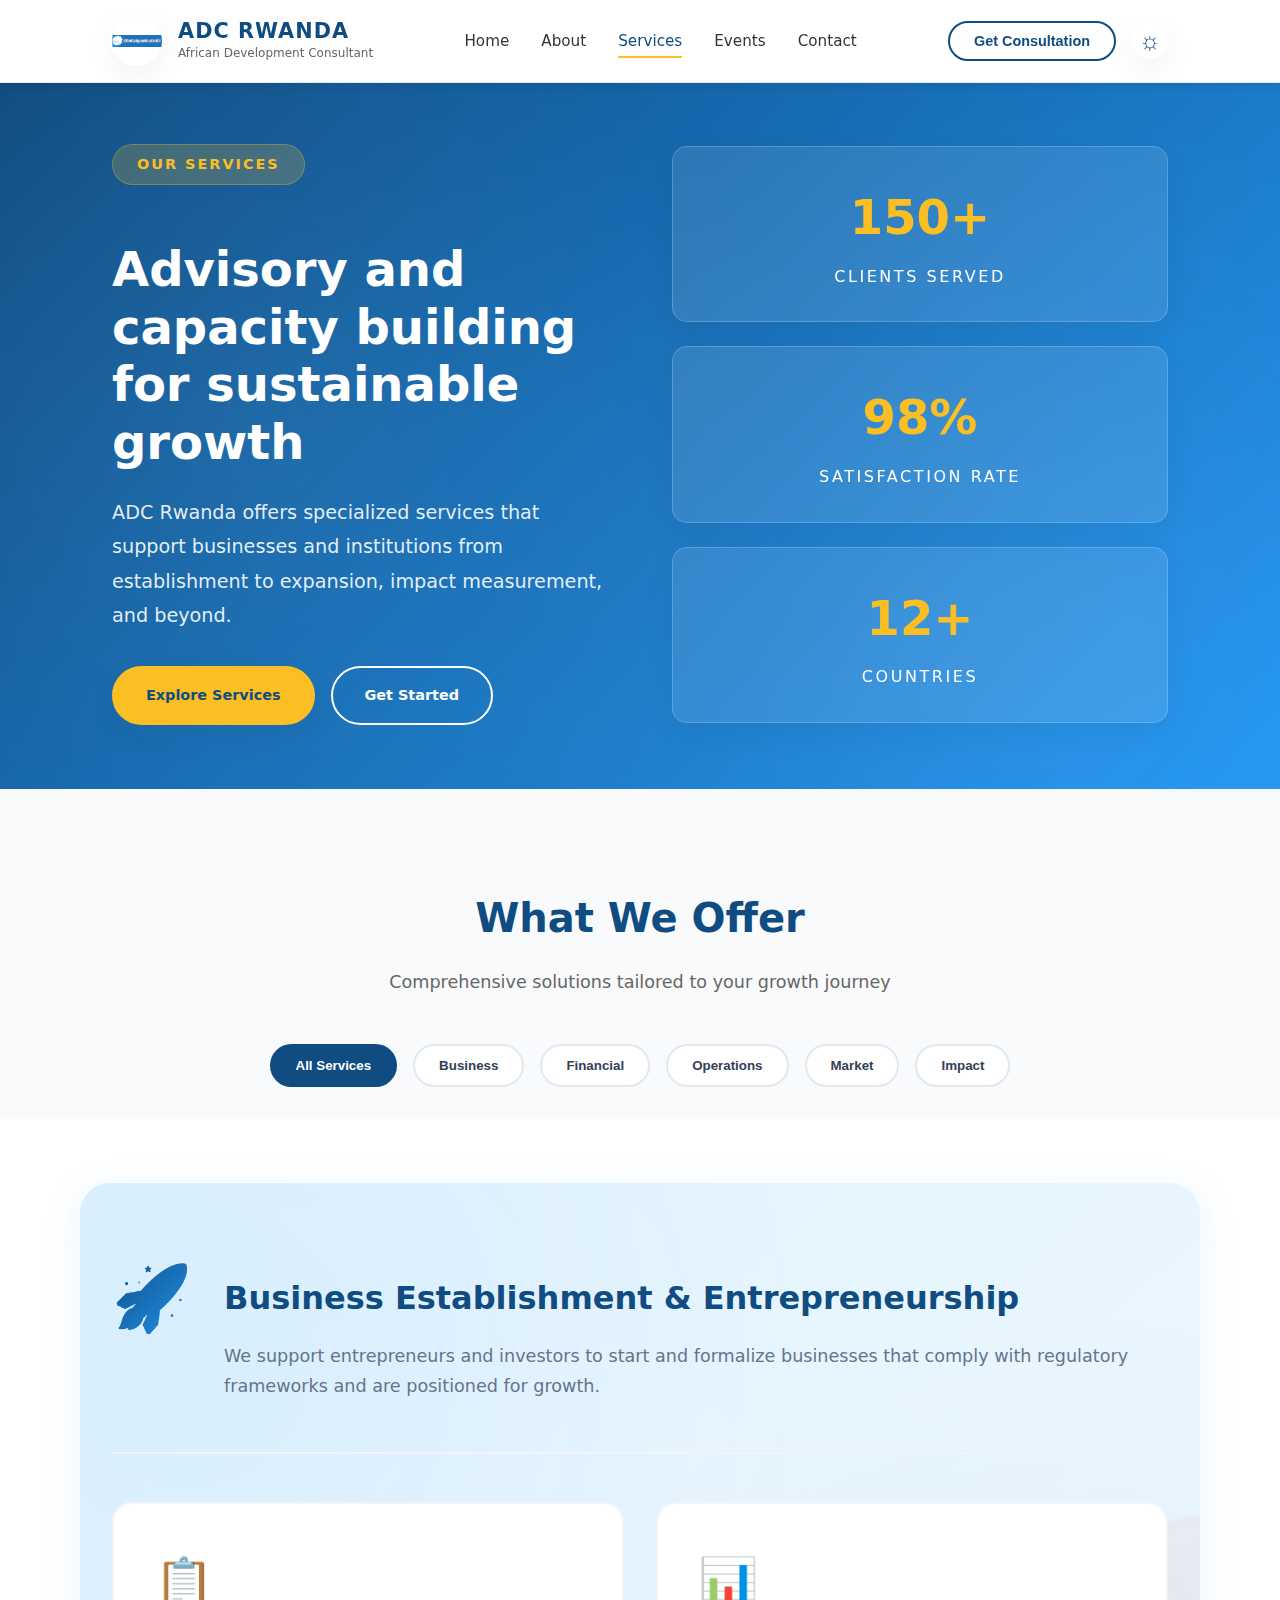
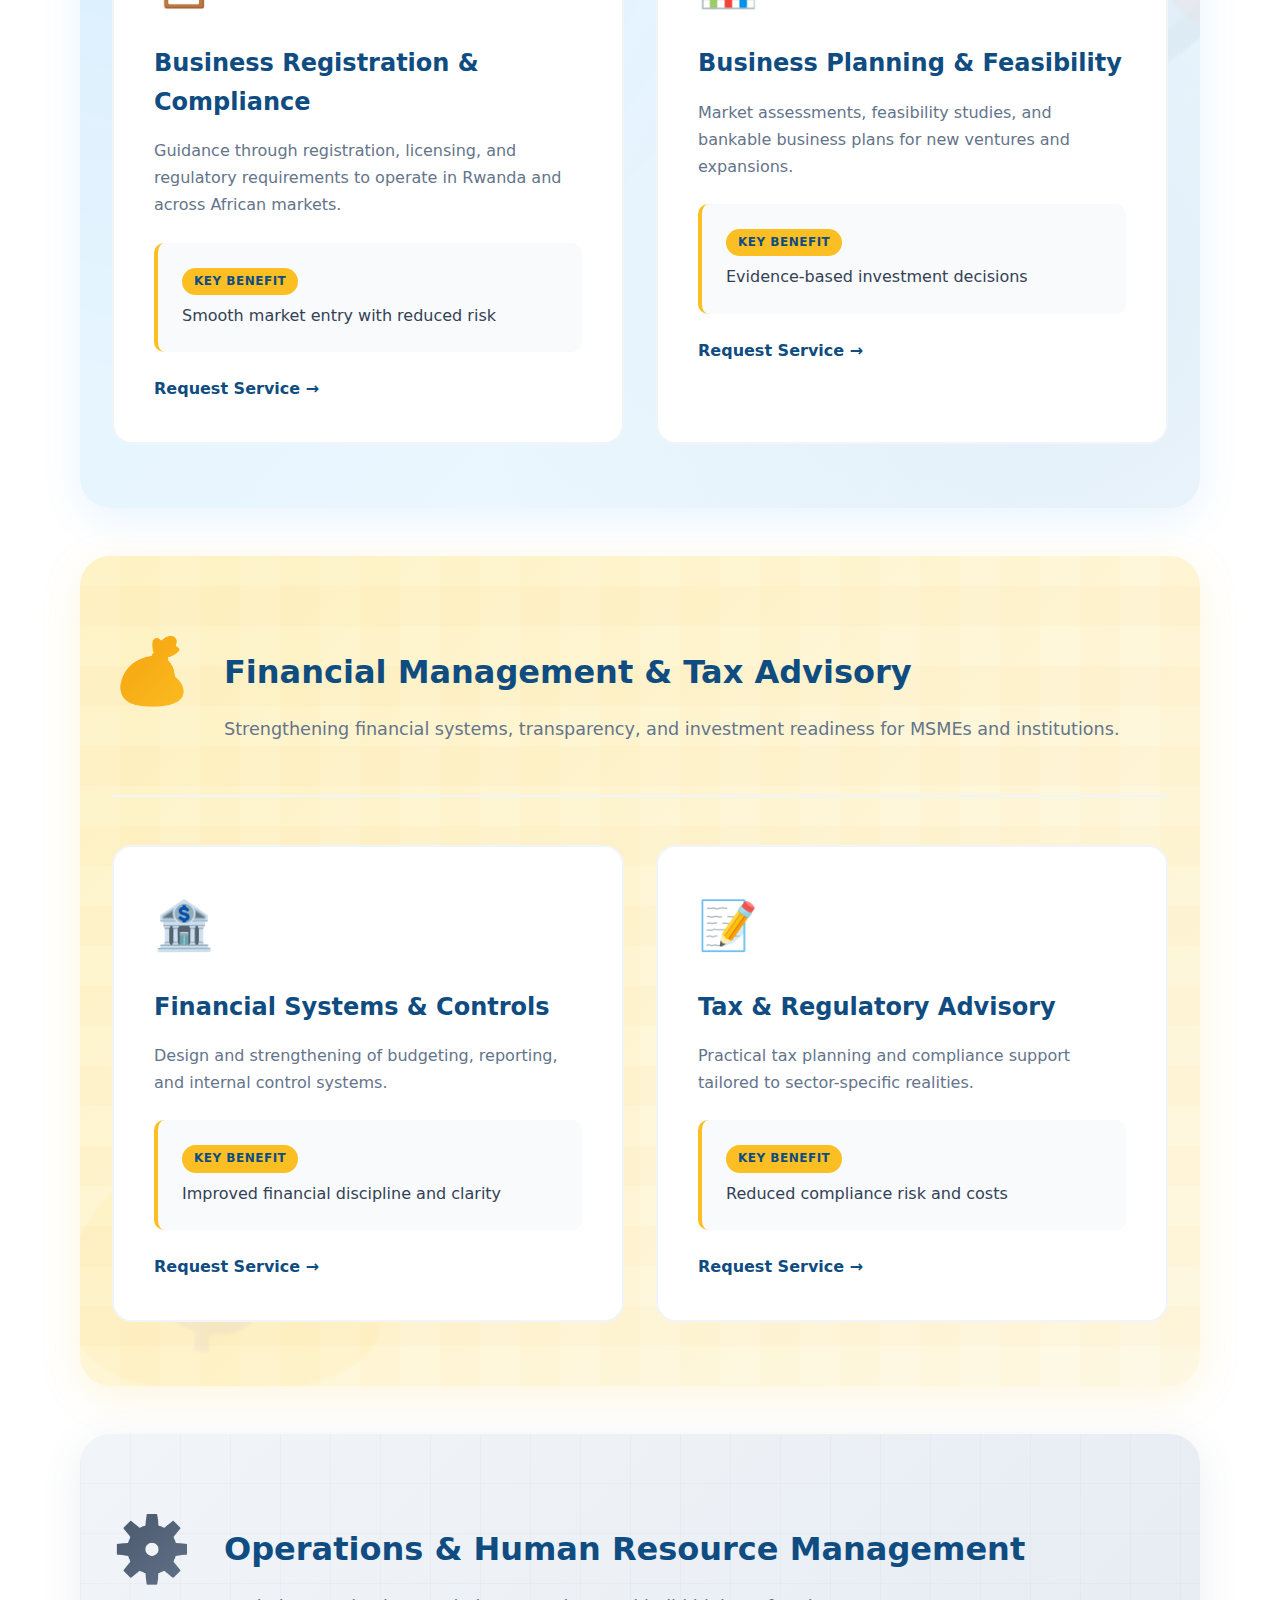
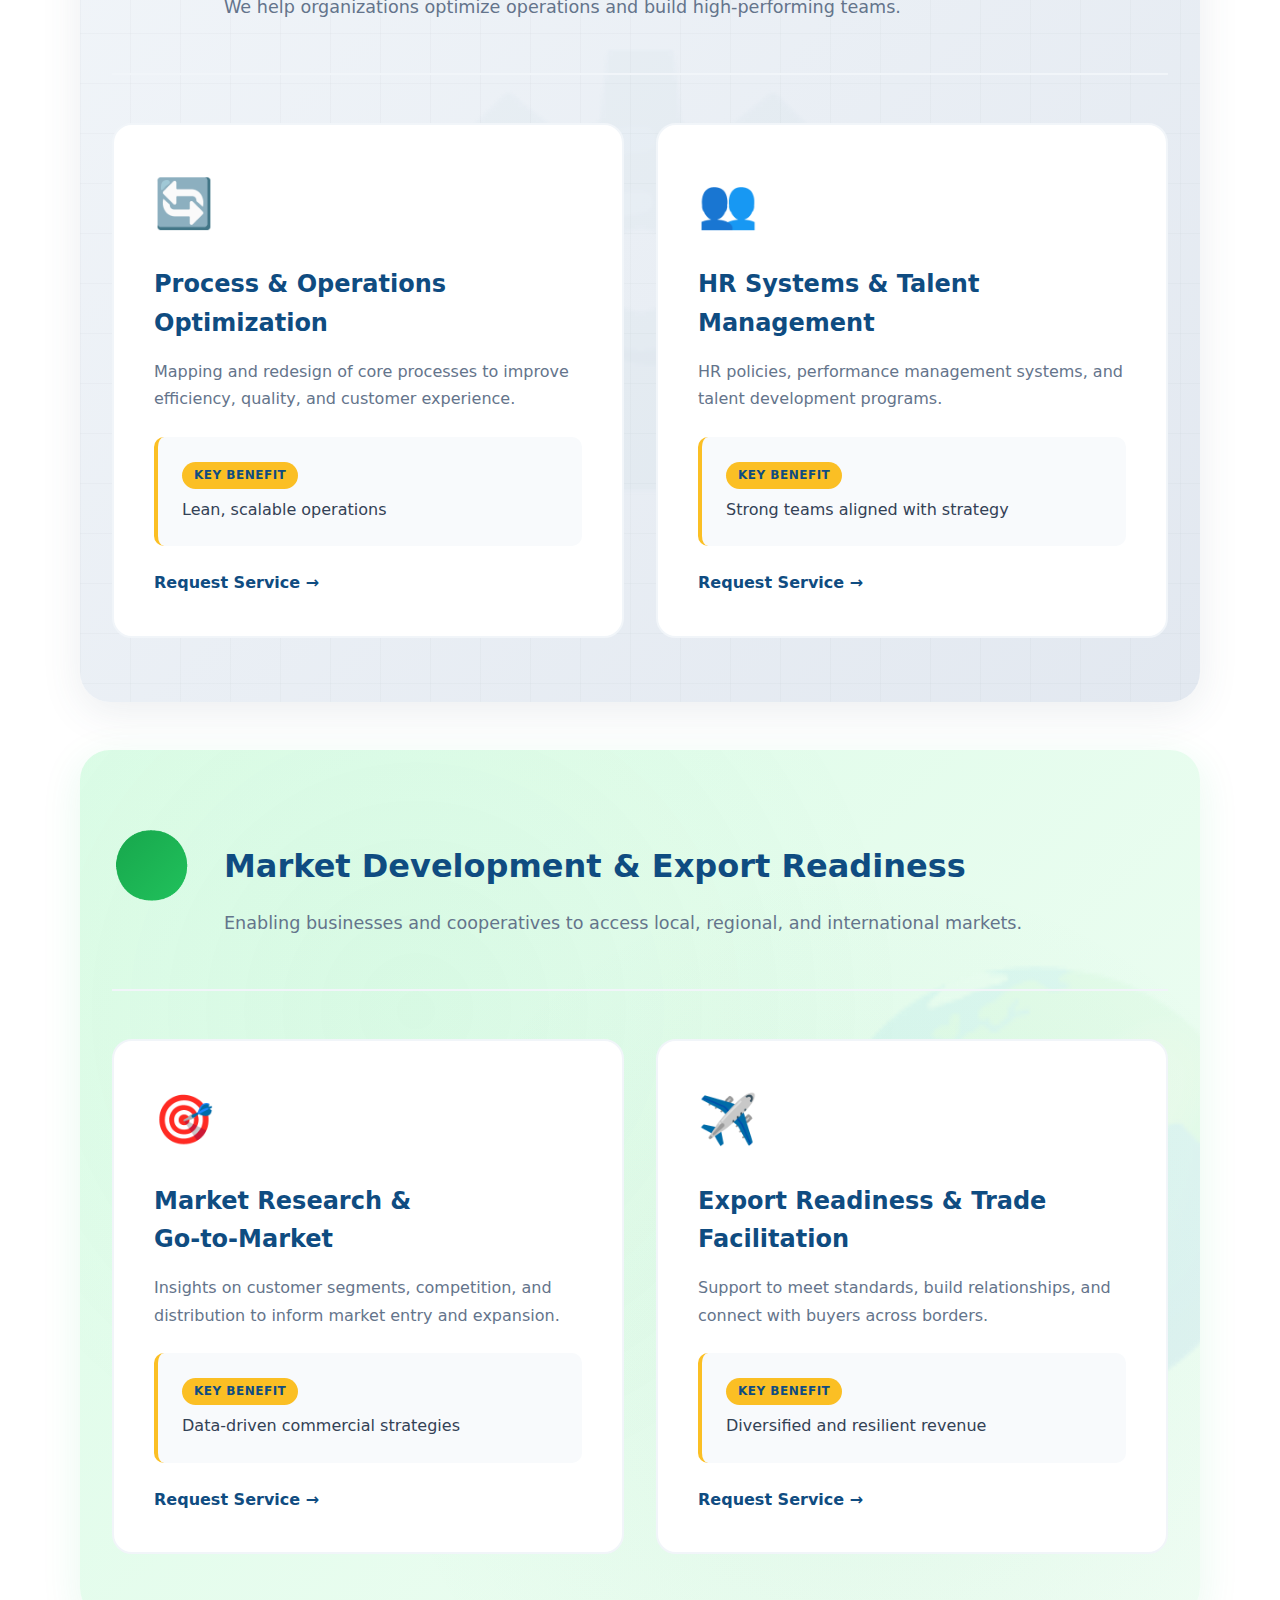
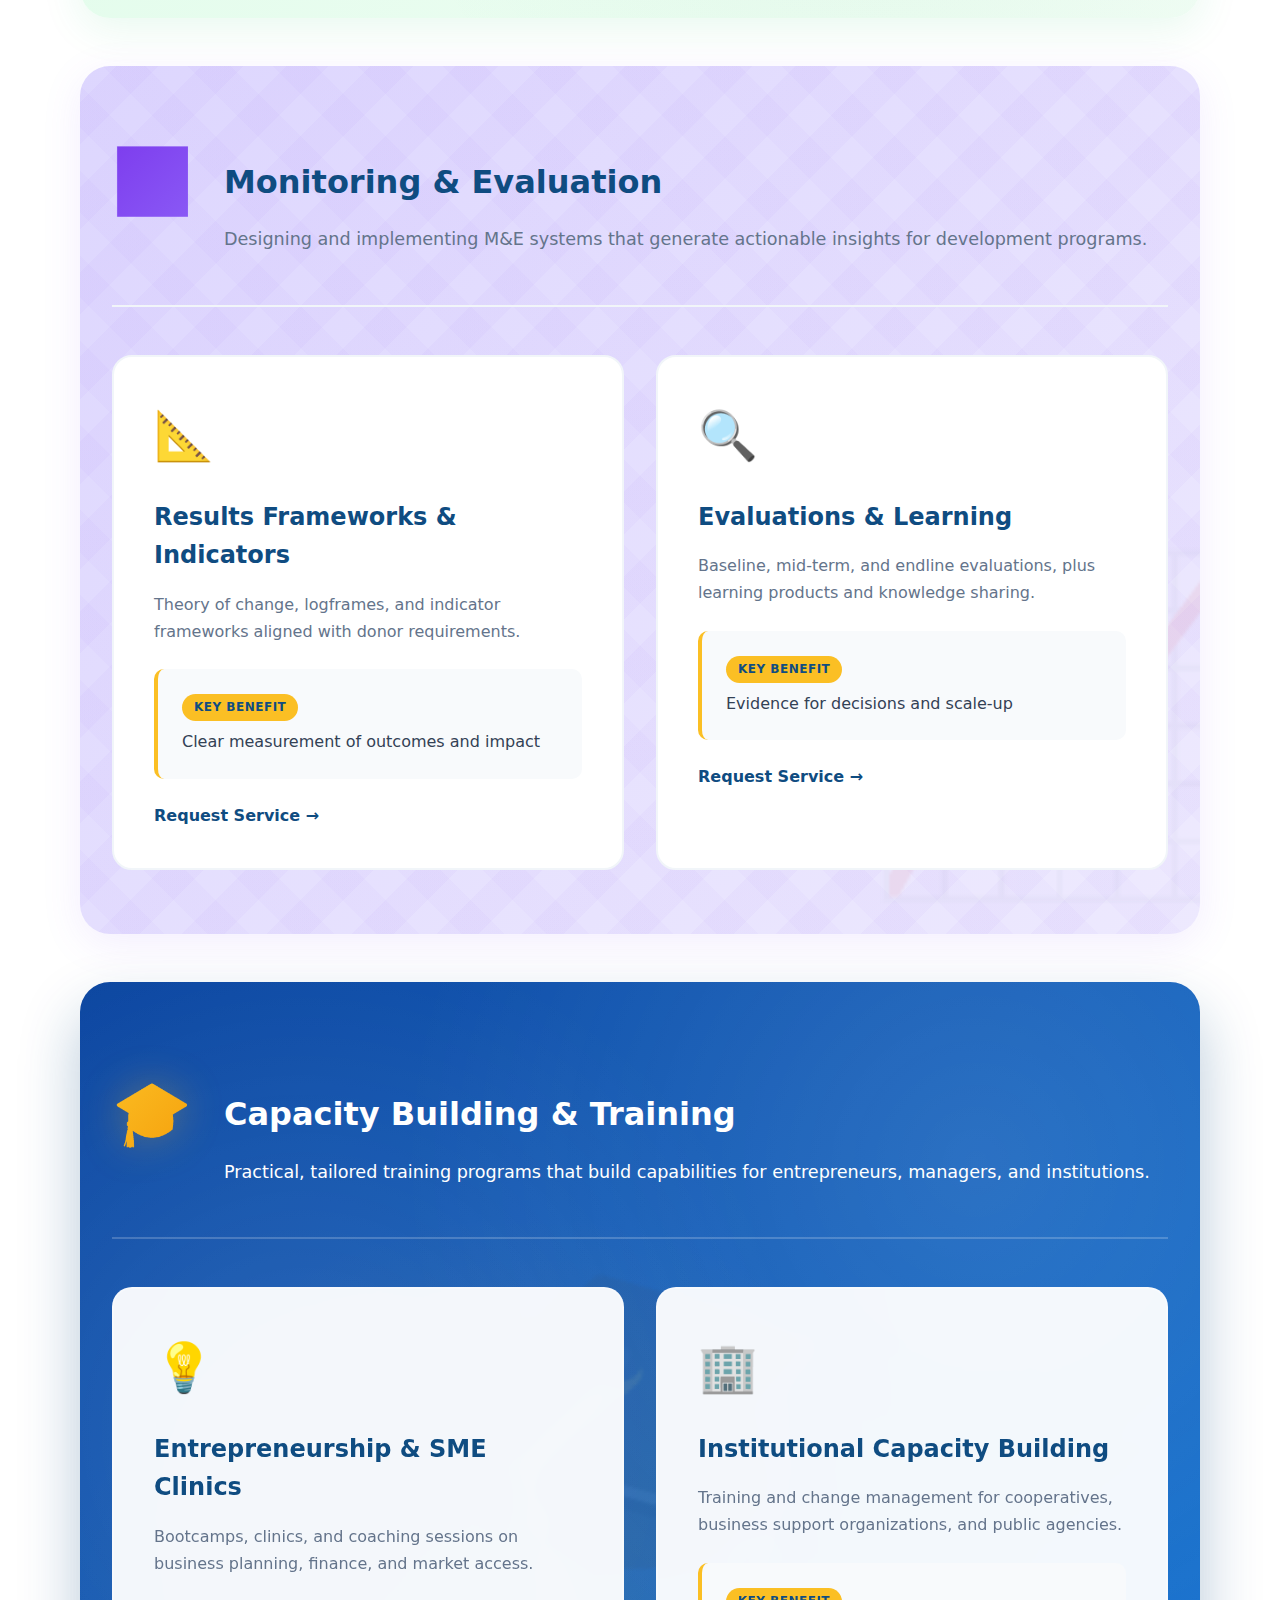
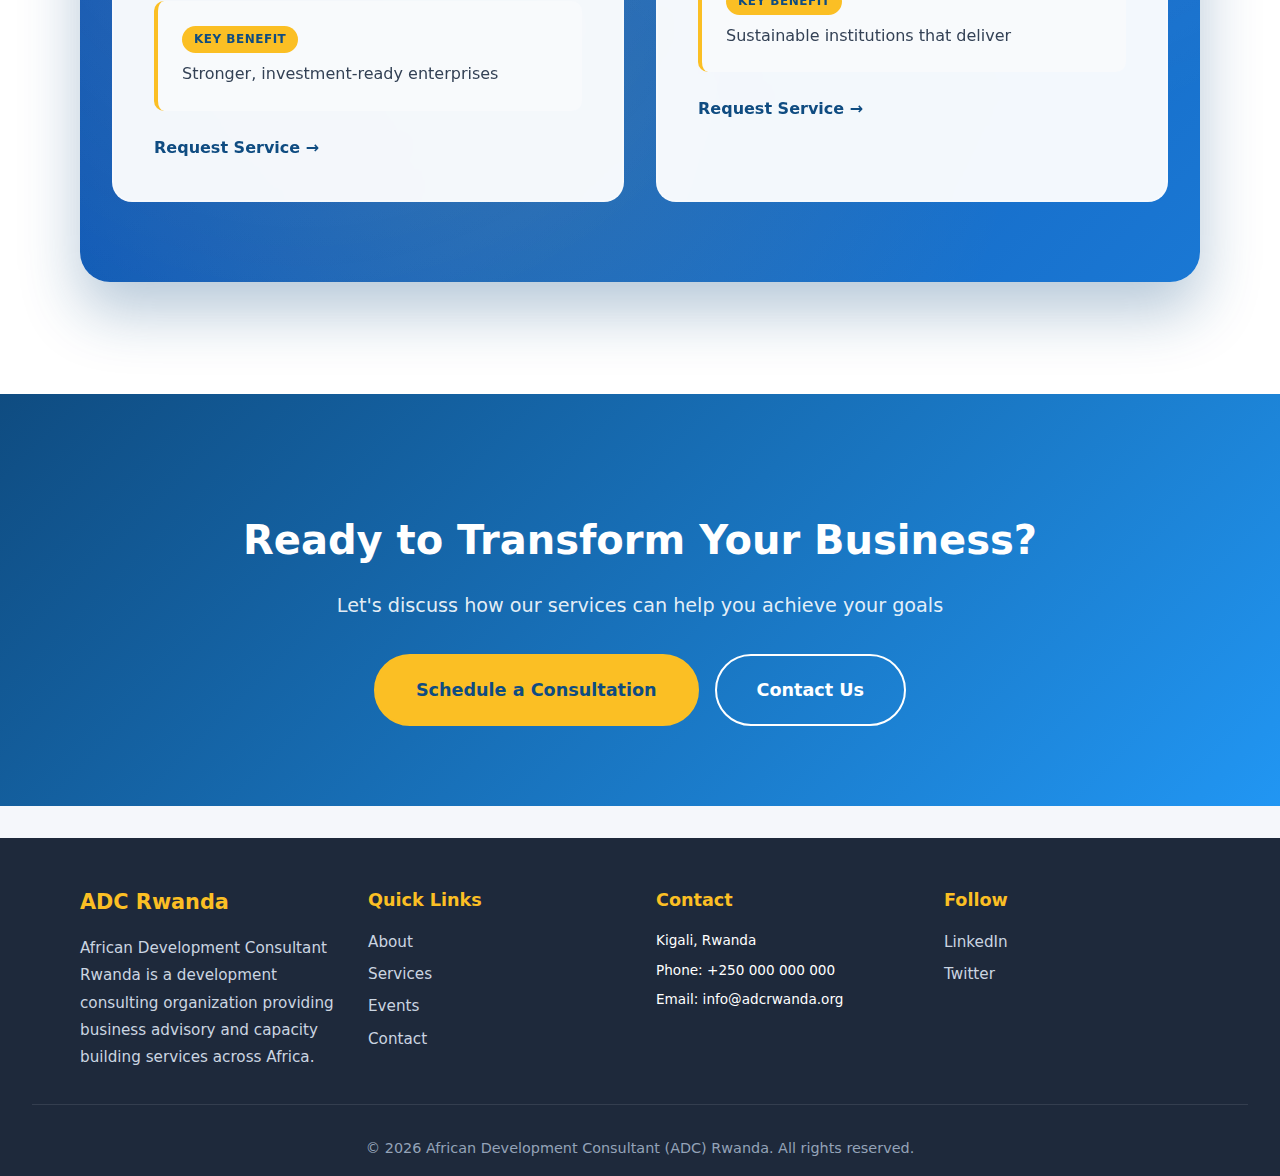
<file: services.html>
<!DOCTYPE html>
<html lang="en">
<head>
  <meta charset="UTF-8" />
  <meta name="viewport" content="width=device-width, initial-scale=1.0" />
  <title>ADC Rwanda Services</title>
  <link rel="stylesheet" href="styles.css" />
  <link rel="stylesheet" href="about.css" />
  <link rel="stylesheet" href="services.css" />
</head>
<body>
  <header class="site-header">
    <div class="container header-inner">
      <a href="index.html" class="brand">
        <img src="logo.png" alt="ADC Rwanda logo" class="brand-logo" />
        <span class="brand-text">
          <span class="brand-name">ADC Rwanda</span>
          <span class="brand-tagline">African Development Consultant</span>
        </span>
      </a>

      <button class="nav-toggle" aria-label="Toggle navigation">
        <span></span><span></span><span></span>
      </button>

      <nav class="site-nav">
        <ul>
          <li><a href="index.html">Home</a></li>
          <li class="has-dropdown">
            <a href="about.html">About</a>
            <ul class="dropdown">
              <li><a href="staff.html">Staff</a></li>
              <li><a href="board.html">Board Members</a></li>
            </ul>
          </li>
          <li><a href="services.html" class="active">Services</a></li>
          <li><a href="events.html">Events</a></li>
          <li><a href="contact.html">Contact</a></li>
        </ul>
      </nav>

      <div class="header-actions">
        <button class="btn btn-outline" onclick="location.href='contact.html#consultation'">Get Consultation</button>
        <button id="themeToggle" class="icon-btn" aria-label="Toggle dark mode">&#9788;</button>
      </div>
    </div>
  </header>

  <main>
    <!-- Hero Section -->
    <section class="services-hero">
      <div class="hero-background"></div>
      <div class="container hero-content-wrapper">
        <div class="hero-text">
          <span class="eyebrow">Our Services</span>
          <h1>Advisory and capacity building for sustainable growth</h1>
          <p>
            ADC Rwanda offers specialized services that support businesses and institutions from
            establishment to expansion, impact measurement, and beyond.
          </p>
          <div class="hero-cta">
            <a href="#services" class="btn btn-primary">Explore Services</a>
            <a href="contact.html#consultation" class="btn btn-secondary">Get Started</a>
          </div>
        </div>
        <div class="hero-stats">
          <div class="stat-card">
            <div class="stat-number">150+</div>
            <div class="stat-label">Clients Served</div>
          </div>
          <div class="stat-card">
            <div class="stat-number">98%</div>
            <div class="stat-label">Satisfaction Rate</div>
          </div>
          <div class="stat-card">
            <div class="stat-number">12+</div>
            <div class="stat-label">Countries</div>
          </div>
        </div>
      </div>
    </section>

    <!-- Services Overview -->
    <section class="services-overview">
      <div class="container">
        <h2 class="section-title">What We Offer</h2>
        <p class="section-subtitle">Comprehensive solutions tailored to your growth journey</p>
        
        <div class="services-nav">
          <button class="service-nav-btn active" data-category="all">All Services</button>
          <button class="service-nav-btn" data-category="business">Business</button>
          <button class="service-nav-btn" data-category="financial">Financial</button>
          <button class="service-nav-btn" data-category="operations">Operations</button>
          <button class="service-nav-btn" data-category="market">Market</button>
          <button class="service-nav-btn" data-category="impact">Impact</button>
        </div>
      </div>
    </section>

    <!-- Services Grid -->
    <section class="services-content" id="services">
      <div class="container">
        
        <!-- Business Establishment & Entrepreneurship -->
        <div class="service-category business-category" data-category="business" id="business-category">
          <div class="category-header">
            <div class="category-icon">🚀</div>
            <div>
              <h2>Business Establishment & Entrepreneurship</h2>
              <p>We support entrepreneurs and investors to start and formalize businesses that comply with regulatory frameworks and are positioned for growth.</p>
            </div>
          </div>
          
          <div class="service-grid">
            <article class="service-card">
              <div class="service-icon">📋</div>
              <h3>Business Registration & Compliance</h3>
              <p>
                Guidance through registration, licensing, and regulatory requirements to operate
                in Rwanda and across African markets.
              </p>
              <div class="service-benefit">
                <span class="benefit-label">Key Benefit</span>
                <p>Smooth market entry with reduced risk</p>
              </div>
              <a href="contact.html#consultation" class="service-link">Request Service →</a>
            </article>

            <article class="service-card">
              <div class="service-icon">📊</div>
              <h3>Business Planning & Feasibility</h3>
              <p>
                Market assessments, feasibility studies, and bankable business plans for new
                ventures and expansions.
              </p>
              <div class="service-benefit">
                <span class="benefit-label">Key Benefit</span>
                <p>Evidence-based investment decisions</p>
              </div>
              <a href="contact.html#consultation" class="service-link">Request Service →</a>
            </article>
          </div>
        </div>

        <!-- Financial Management & Tax Advisory -->
        <div class="service-category financial-category" data-category="financial" id="financial-category">
          <div class="category-header">
            <div class="category-icon">💰</div>
            <div>
              <h2>Financial Management & Tax Advisory</h2>
              <p>Strengthening financial systems, transparency, and investment readiness for MSMEs and institutions.</p>
            </div>
          </div>
          
          <div class="service-grid">
            <article class="service-card">
              <div class="service-icon">🏦</div>
              <h3>Financial Systems & Controls</h3>
              <p>
                Design and strengthening of budgeting, reporting, and internal control systems.
              </p>
              <div class="service-benefit">
                <span class="benefit-label">Key Benefit</span>
                <p>Improved financial discipline and clarity</p>
              </div>
              <a href="contact.html#consultation" class="service-link">Request Service →</a>
            </article>

            <article class="service-card">
              <div class="service-icon">📝</div>
              <h3>Tax & Regulatory Advisory</h3>
              <p>
                Practical tax planning and compliance support tailored to sector-specific realities.
              </p>
              <div class="service-benefit">
                <span class="benefit-label">Key Benefit</span>
                <p>Reduced compliance risk and costs</p>
              </div>
              <a href="contact.html#consultation" class="service-link">Request Service →</a>
            </article>
          </div>
        </div>

        <!-- Operations & HR -->
        <div class="service-category operations-category" data-category="operations" id="operations-category">
          <div class="category-header">
            <div class="category-icon">⚙️</div>
            <div>
              <h2>Operations & Human Resource Management</h2>
              <p>We help organizations optimize operations and build high-performing teams.</p>
            </div>
          </div>
          
          <div class="service-grid">
            <article class="service-card">
              <div class="service-icon">🔄</div>
              <h3>Process & Operations Optimization</h3>
              <p>
                Mapping and redesign of core processes to improve efficiency, quality, and
                customer experience.
              </p>
              <div class="service-benefit">
                <span class="benefit-label">Key Benefit</span>
                <p>Lean, scalable operations</p>
              </div>
              <a href="contact.html#consultation" class="service-link">Request Service →</a>
            </article>

            <article class="service-card">
              <div class="service-icon">👥</div>
              <h3>HR Systems & Talent Management</h3>
              <p>
                HR policies, performance management systems, and talent development programs.
              </p>
              <div class="service-benefit">
                <span class="benefit-label">Key Benefit</span>
                <p>Strong teams aligned with strategy</p>
              </div>
              <a href="contact.html#consultation" class="service-link">Request Service →</a>
            </article>
          </div>
        </div>

        <!-- Market Development & Export Readiness -->
        <div class="service-category market-category" data-category="market" id="market-category">
          <div class="category-header">
            <div class="category-icon">🌍</div>
            <div>
              <h2>Market Development & Export Readiness</h2>
              <p>Enabling businesses and cooperatives to access local, regional, and international markets.</p>
            </div>
          </div>
          
          <div class="service-grid">
            <article class="service-card">
              <div class="service-icon">🎯</div>
              <h3>Market Research & Go‑to‑Market</h3>
              <p>
                Insights on customer segments, competition, and distribution to inform market
                entry and expansion.
              </p>
              <div class="service-benefit">
                <span class="benefit-label">Key Benefit</span>
                <p>Data-driven commercial strategies</p>
              </div>
              <a href="contact.html#consultation" class="service-link">Request Service →</a>
            </article>

            <article class="service-card">
              <div class="service-icon">✈️</div>
              <h3>Export Readiness & Trade Facilitation</h3>
              <p>
                Support to meet standards, build relationships, and connect with buyers across borders.
              </p>
              <div class="service-benefit">
                <span class="benefit-label">Key Benefit</span>
                <p>Diversified and resilient revenue</p>
              </div>
              <a href="contact.html#consultation" class="service-link">Request Service →</a>
            </article>
          </div>
        </div>

        <!-- Monitoring & Evaluation -->
        <div class="service-category monitoring-category" data-category="impact" id="monitoring-category">
          <div class="category-header">
            <div class="category-icon">📈</div>
            <div>
              <h2>Monitoring & Evaluation</h2>
              <p>Designing and implementing M&E systems that generate actionable insights for development programs.</p>
            </div>
          </div>
          
          <div class="service-grid">
            <article class="service-card">
              <div class="service-icon">📐</div>
              <h3>Results Frameworks & Indicators</h3>
              <p>
                Theory of change, logframes, and indicator frameworks aligned with donor requirements.
              </p>
              <div class="service-benefit">
                <span class="benefit-label">Key Benefit</span>
                <p>Clear measurement of outcomes and impact</p>
              </div>
              <a href="contact.html#consultation" class="service-link">Request Service →</a>
            </article>

            <article class="service-card">
              <div class="service-icon">🔍</div>
              <h3>Evaluations & Learning</h3>
              <p>
                Baseline, mid‑term, and endline evaluations, plus learning products and knowledge sharing.
              </p>
              <div class="service-benefit">
                <span class="benefit-label">Key Benefit</span>
                <p>Evidence for decisions and scale‑up</p>
              </div>
              <a href="contact.html#consultation" class="service-link">Request Service →</a>
            </article>
          </div>
        </div>

        <!-- Capacity Building -->
        <div class="service-category capacity-category" data-category="impact" id="capacity-category">
          <div class="category-header">
            <div class="category-icon">🎓</div>
            <div>
              <h2>Capacity Building & Training</h2>
              <p>Practical, tailored training programs that build capabilities for entrepreneurs, managers, and institutions.</p>
            </div>
          </div>
          
          <div class="service-grid">
            <article class="service-card">
              <div class="service-icon">💡</div>
              <h3>Entrepreneurship & SME Clinics</h3>
              <p>
                Bootcamps, clinics, and coaching sessions on business planning, finance, and market access.
              </p>
              <div class="service-benefit">
                <span class="benefit-label">Key Benefit</span>
                <p>Stronger, investment‑ready enterprises</p>
              </div>
              <a href="contact.html#consultation" class="service-link">Request Service →</a>
            </article>

            <article class="service-card">
              <div class="service-icon">🏢</div>
              <h3>Institutional Capacity Building</h3>
              <p>
                Training and change management for cooperatives, business support organizations, and public agencies.
              </p>
              <div class="service-benefit">
                <span class="benefit-label">Key Benefit</span>
                <p>Sustainable institutions that deliver</p>
              </div>
              <a href="contact.html#consultation" class="service-link">Request Service →</a>
            </article>
          </div>
        </div>

      </div>
    </section>

    <!-- CTA Section -->
    <section class="services-cta">
      <div class="container">
        <div class="cta-content">
          <h2>Ready to Transform Your Business?</h2>
          <p>Let's discuss how our services can help you achieve your goals</p>
          <div class="cta-buttons">
            <a href="contact.html#consultation" class="btn btn-large">Schedule a Consultation</a>
            <a href="contact.html" class="btn btn-outline-light">Contact Us</a>
          </div>
        </div>
      </div>
    </section>
  </main>

  <footer class="site-footer">
    <div class="container footer-grid">
      <div>
        <h3>ADC Rwanda</h3>
        <p>African Development Consultant Rwanda is a development consulting organization providing
          business advisory and capacity building services across Africa.</p>
      </div>
      <div>
        <h4>Quick Links</h4>
        <ul>
          <li><a href="about.html">About</a></li>
          <li><a href="services.html">Services</a></li>
          <li><a href="events.html">Events</a></li>
          <li><a href="contact.html">Contact</a></li>
        </ul>
      </div>
      <div>
        <h4>Contact</h4>
        <ul>
          <li>Kigali, Rwanda</li>
          <li>Phone: +250 000 000 000</li>
          <li>Email: info@adcrwanda.org</li>
        </ul>
      </div>
      <div>
        <h4>Follow</h4>
        <ul>
          <li><a href="#">LinkedIn</a></li>
          <li><a href="#">Twitter</a></li>
        </ul>
      </div>
    </div>
    <div class="footer-bottom">
      <span>&copy; <span id="year"></span> African Development Consultant (ADC) Rwanda. All rights reserved.</span>
    </div>
  </footer>

  <script>
    const navToggle = document.querySelector('.nav-toggle');
    const siteNav = document.querySelector('.site-nav');
    navToggle?.addEventListener('click', () => {
      siteNav.classList.toggle('open');
      navToggle.classList.toggle('open');
    });

    const themeToggle = document.getElementById('themeToggle');
    const storedTheme = localStorage.getItem('adc-theme');
    if (storedTheme === 'dark') document.documentElement.classList.add('dark');
    themeToggle?.addEventListener('click', () => {
      document.documentElement.classList.toggle('dark');
      const isDark = document.documentElement.classList.contains('dark');
      localStorage.setItem('adc-theme', isDark ? 'dark' : 'light');
    });

    document.getElementById('year').textContent = new Date().getFullYear();

    // Service category filter
    const navBtns = document.querySelectorAll('.service-nav-btn');
    const categories = document.querySelectorAll('.service-category');

    navBtns.forEach(btn => {
      btn.addEventListener('click', () => {
        const category = btn.dataset.category;
        
        // Update active button
        navBtns.forEach(b => b.classList.remove('active'));
        btn.classList.add('active');
        
        // Filter categories
        categories.forEach(cat => {
          if (category === 'all') {
            cat.style.display = 'block';
          } else {
            cat.style.display = cat.dataset.category === category ? 'block' : 'none';
          }
        });
      });
    });

    // Smooth scroll for hero CTA
    document.querySelector('.btn-primary')?.addEventListener('click', (e) => {
      e.preventDefault();
      document.querySelector('#services').scrollIntoView({ behavior: 'smooth' });
    });
  </script>
</body>
</html>
</file>
<file: styles.css>
:root {
    --color-bg: #f5f7fb;
    --color-surface: #ffffff;
    --color-primary: #0057b8;
    --color-primary-soft: #e3f0ff;
    --color-primary-dark: #003f85;
    --color-accent: #ffb347;
    --color-text: #1b2330;
    --color-text-soft: #5a6270;
    --color-border: #dde3f0;
  
    --radius-sm: 6px;
    --radius-md: 12px;
    --radius-lg: 18px;
  
    --shadow-soft: 0 10px 30px rgba(15, 35, 52, 0.06);
    --shadow-strong: 0 18px 45px rgba(15, 35, 52, 0.12);
  
    --font-sans: system-ui, -apple-system, BlinkMacSystemFont, "Segoe UI", sans-serif;
    --transition-fast: 150ms ease-out;
    --transition-med: 220ms ease-out;
  }
  
  :root.dark {
    --color-bg: #050814;
    --color-surface: #0e1424;
    --color-primary-soft: #102544;
    --color-text: #f1f5ff;
    --color-text-soft: #c2c7d6;
    --color-border: #233151;
    --shadow-soft: 0 10px 30px rgba(0, 0, 0, 0.6);
    --shadow-strong: 0 18px 45px rgba(0, 0, 0, 0.85);
  }
  
  *,
  *::before,
  *::after {
    box-sizing: border-box;
  }
  
  html,
  body {
    margin: 0;
    padding: 0;
  }
  
  body {
    font-family: var(--font-sans);
    background: radial-gradient(circle at top, #e6f0ff 0, var(--color-bg) 40%, var(--color-bg) 100%);
    color: var(--color-text);
    line-height: 1.6;
  }

/* Admin dashboard layout */
.admin-body {
  background: radial-gradient(circle at top, #020617 0, #020617 40%, #020617 100%);
  color: #e5e7eb;
}

.admin-layout {
  display: grid;
  grid-template-columns: 260px minmax(0, 1fr);
  min-height: 100vh;
}

.admin-sidebar {
  background: #020617;
  border-right: 1px solid rgba(15, 23, 42, 0.9);
  padding: 1.1rem 1.1rem 1.5rem;
}

.admin-brand {
  display: flex;
  align-items: center;
  gap: 0.75rem;
  margin-bottom: 1.4rem;
}

.admin-logo {
  width: 36px;
  height: 36px;
  border-radius: 999px;
  background: linear-gradient(135deg, var(--color-primary), var(--color-primary-dark));
  display: flex;
  align-items: center;
  justify-content: center;
  font-size: 0.9rem;
  font-weight: 700;
  color: #e5e7eb;
}

.admin-brand-text span {
  display: block;
  font-size: 0.9rem;
  font-weight: 600;
}

.admin-brand-text small {
  font-size: 0.78rem;
  color: #6b7280;
}

.admin-nav {
  display: flex;
  flex-direction: column;
  gap: 0.2rem;
  font-size: 0.86rem;
}

.admin-nav-section-title {
  text-transform: uppercase;
  font-size: 0.7rem;
  letter-spacing: 0.15em;
  color: #6b7280;
  margin: 0.2rem 0 0.5rem;
}

.admin-nav a {
  padding: 0.32rem 0.5rem;
  border-radius: 0.5rem;
  color: #9ca3af;
  text-decoration: none;
}

.admin-nav a:hover {
  background: rgba(15, 23, 42, 0.9);
  color: #e5e7eb;
}

.admin-nav a.active {
  background: linear-gradient(135deg, var(--color-primary), var(--color-primary-dark));
  color: #f9fafb;
}

.admin-main {
  padding: 1.4rem 1.6rem 2rem;
  background: radial-gradient(circle at top left, rgba(37, 99, 235, 0.4), transparent 55%),
              radial-gradient(circle at bottom, #020617, #020617 60%);
}

.admin-header {
  display: flex;
  align-items: center;
  justify-content: space-between;
  gap: 1.5rem;
  margin-bottom: 1.4rem;
}

.admin-header h1 {
  margin: 0;
  font-size: 1.4rem;
}

.admin-header p {
  margin: 0.2rem 0 0;
  font-size: 0.9rem;
  color: #9ca3af;
}

.admin-header-actions {
  display: flex;
  gap: 0.6rem;
}

.admin-section {
  margin-bottom: 1.6rem;
}

.admin-section-title {
  margin: 0 0 0.7rem;
  font-size: 1.05rem;
}

.admin-kpi-grid {
  display: grid;
  grid-template-columns: repeat(auto-fit, minmax(170px, 1fr));
  gap: 0.8rem;
}

.admin-kpi-card {
  background: radial-gradient(circle at top left, rgba(59, 130, 246, 0.35), rgba(15, 23, 42, 0.96));
  border-radius: 0.9rem;
  padding: 0.8rem 0.9rem;
  border: 1px solid rgba(55, 65, 81, 0.9);
  box-shadow: 0 14px 30px rgba(0, 0, 0, 0.55);
}

.admin-kpi-card .label {
  font-size: 0.78rem;
  text-transform: uppercase;
  letter-spacing: 0.15em;
  color: #9ca3af;
}

.admin-kpi-card strong {
  display: block;
  margin-top: 0.2rem;
  font-size: 1.3rem;
}

.admin-kpi-card .trend {
  font-size: 0.8rem;
  margin-top: 0.15rem;
}

.admin-kpi-card .trend.positive {
  color: #4ade80;
}

.admin-kpi-card .trend.neutral {
  color: #e5e7eb;
}

.admin-section-grid {
  display: grid;
  grid-template-columns: repeat(auto-fit, minmax(220px, 1fr));
  gap: 0.9rem;
}

.admin-card {
  background: rgba(15, 23, 42, 0.96);
  border-radius: 0.9rem;
  padding: 0.9rem 1rem;
  border: 1px solid rgba(55, 65, 81, 0.9);
}

.admin-card h3 {
  margin: 0 0 0.5rem;
  font-size: 0.98rem;
}

.chart-placeholder {
  height: 120px;
  border-radius: 0.7rem;
  background: radial-gradient(circle at top left, rgba(59, 130, 246, 0.3), rgba(15, 23, 42, 0.96));
  border: 1px dashed rgba(75, 85, 99, 0.9);
  display: flex;
  align-items: center;
  justify-content: center;
  font-size: 0.8rem;
  color: #9ca3af;
}

.activity-feed {
  list-style: none;
  padding: 0;
  margin: 0;
  font-size: 0.86rem;
  color: #d1d5db;
}

.activity-feed li {
  margin-bottom: 0.3rem;
}

.admin-actions-grid {
  display: flex;
  flex-wrap: wrap;
  gap: 0.7rem;
}

.admin-action-btn {
  border-radius: 999px;
  border: 1px solid rgba(55, 65, 81, 0.9);
  padding: 0.4rem 0.9rem;
  background: rgba(15, 23, 42, 0.96);
  color: #e5e7eb;
  font-size: 0.86rem;
  cursor: pointer;
}

.admin-2col {
  display: grid;
  grid-template-columns: repeat(auto-fit, minmax(240px, 1fr));
  gap: 0.9rem;
}

.admin-3col {
  display: grid;
  grid-template-columns: repeat(auto-fit, minmax(220px, 1fr));
  gap: 0.9rem;
}

.admin-list {
  list-style: none;
  padding: 0;
  margin: 0.1rem 0 0;
  font-size: 0.86rem;
  color: #d1d5db;
}

.admin-list li {
  margin-bottom: 0.2rem;
}

@media (max-width: 900px) {
  .admin-layout {
    grid-template-columns: 1fr;
  }
  .admin-sidebar {
    display: none;
  }
}
  
  /* Layout helpers */
  .container {
    width: min(1120px, 100% - 2rem);
    margin-inline: auto;
  }
  
  .section {
    padding: 4.5rem 0;
  }
  
  .section-soft {
    padding: 4.5rem 0;
    background: linear-gradient(
      135deg,
      rgba(0, 87, 184, 0.05),
      rgba(0, 87, 184, 0.02)
    );
  }
  
  .section-header {
    text-align: left;
    max-width: 640px;
    margin-bottom: 2.5rem;
  }
  
  .section-header h2 {
    margin: 0 0 0.5rem;
    font-size: 2rem;
    letter-spacing: 0.02em;
  }
  
  .section-header p {
    margin: 0;
    color: var(--color-text-soft);
  }
  
  /* Header */
  .site-header {
    position: sticky;
    top: 0;
    z-index: 50;
    background: rgba(245, 247, 251, 0.9);
    backdrop-filter: blur(18px);
    border-bottom: 1px solid rgba(221, 227, 240, 0.7);
  }
  
  :root.dark .site-header {
    background: rgba(5, 8, 20, 0.92);
    border-bottom-color: rgba(35, 49, 81, 0.8);
  }
  
  .header-inner {
    display: flex;
    align-items: center;
    justify-content: space-between;
    gap: 1.5rem;
    padding: 0.85rem 0;
  }
  
  .brand {
    display: flex;
    align-items: center;
    gap: 0.75rem;
    text-decoration: none;
    color: inherit;
  }
  
  .brand-logo {
    width: 40px;
    height: 40px;
    border-radius: 50%;
    object-fit: contain;
    box-shadow: var(--shadow-soft);
    background: #fff;
  }
  
  .brand-text {
    display: flex;
    flex-direction: column;
  }
  
  .brand-name {
    font-weight: 700;
    letter-spacing: 0.05em;
    text-transform: uppercase;
    font-size: 0.85rem;
  }
  
  .brand-tagline {
    font-size: 0.78rem;
    color: var(--color-text-soft);
  }
  
  /* Nav */
  .site-nav ul {
    display: flex;
    align-items: center;
    gap: 1.5rem;
    list-style: none;
    margin: 0;
    padding: 0;
  }
  
  .site-nav a {
    text-decoration: none;
    font-size: 0.9rem;
    color: var(--color-text-soft);
    position: relative;
    padding-bottom: 0.1rem;
    transition: color var(--transition-fast);
  }
  
  .site-nav a::after {
    content: "";
    position: absolute;
    left: 0;
    bottom: -0.2rem;
    width: 0;
    height: 2px;
    background: linear-gradient(90deg, var(--color-primary), var(--color-accent));
    border-radius: 999px;
    transition: width var(--transition-med);
  }
  
  .site-nav a:hover::after,
  .site-nav a.active::after {
    width: 100%;
  }
  
  .site-nav a.active {
    color: var(--color-primary);
  }
  
  .header-actions {
    display: flex;
    align-items: center;
    gap: 0.75rem;
  }
  
  /* Dropdown */
  .has-dropdown {
    position: relative;
  }
  
  .has-dropdown:hover .dropdown {
    opacity: 1;
    visibility: visible;
    transform: translateY(0);
  }
  
  .dropdown {
    position: absolute;
    top: 100%;
    left: 0;
    min-width: 180px;
    background: var(--color-surface);
    box-shadow: var(--shadow-soft);
    border-radius: var(--radius-md);
    padding: 0.4rem 0;
    list-style: none;
    margin: 0.4rem 0 0;
    opacity: 0;
    visibility: hidden;
    transform: translateY(8px);
    transition: all var(--transition-med);
    border: 1px solid var(--color-border);
    z-index: 20;
  }
  
  .dropdown li a {
    display: block;
    padding: 0.45rem 0.9rem;
    font-size: 0.86rem;
    color: var(--color-text-soft);
  }
  
  .dropdown li a:hover {
    background: rgba(0, 87, 184, 0.06);
    color: var(--color-text);
  }
  
  /* Buttons */
  .btn {
    display: inline-flex;
    align-items: center;
    justify-content: center;
    padding: 0.45rem 1rem;
    border-radius: 999px;
    border: none;
    font-size: 0.9rem;
    font-weight: 500;
    cursor: pointer;
    text-decoration: none;
    transition: transform var(--transition-fast), box-shadow var(--transition-fast), background var(--transition-fast), color var(--transition-fast), border-color var(--transition-fast);
    white-space: nowrap;
  }
  
  .btn-primary {
    background: linear-gradient(135deg, var(--color-primary), var(--color-primary-dark));
    color: #fff;
    box-shadow: var(--shadow-soft);
  }
  
  .btn-primary:hover {
    transform: translateY(-1px);
    box-shadow: var(--shadow-strong);
  }
  
  .btn-outline {
    background: transparent;
    color: var(--color-primary);
    border: 1px solid rgba(0, 87, 184, 0.35);
  }
  
  .btn-outline:hover {
    background: rgba(0, 87, 184, 0.06);
  }
  
  .btn-ghost {
    background: rgba(255, 255, 255, 0.7);
    color: var(--color-primary-dark);
    border: 1px solid rgba(255, 255, 255, 0.9);
  }
  
  :root.dark .btn-ghost {
    background: rgba(14, 20, 36, 0.9);
    border-color: rgba(44, 58, 90, 0.9);
    color: var(--color-text);
  }
  
  .icon-btn {
    width: 36px;
    height: 36px;
    border-radius: 999px;
    border: 1px solid rgba(0, 0, 0, 0.06);
    background: rgba(255, 255, 255, 0.9);
    cursor: pointer;
    display: inline-flex;
    align-items: center;
    justify-content: center;
    box-shadow: var(--shadow-soft);
  }
  
  :root.dark .icon-btn {
    background: rgba(14, 20, 36, 0.9);
    border-color: rgba(35, 49, 81, 0.8);
    color: #ffe08a;
  }
  
  /* Hero */
  .hero {
  padding: 0;
  min-height: calc(100vh - 64px);
  display: flex;
  align-items: center;
  }
  
  .hero-inner {
    display: grid;
    grid-template-columns: minmax(0, 1.4fr) minmax(0, 1fr);
    gap: 2.5rem;
    align-items: center;
  }
  
  .eyebrow {
    text-transform: uppercase;
    letter-spacing: 0.14em;
    font-size: 0.78rem;
    color: var(--color-primary-dark);
    margin: 0 0 0.6rem;
  }
  
  .hero h1 {
    margin: 0 0 0.75rem;
    font-size: clamp(2.1rem, 3vw, 2.7rem);
    line-height: 1.1;
  }
  
  .hero-lead {
    margin: 0 0 1.25rem;
    color: var(--color-text-soft);
    max-width: 540px;
  }
  
  .hero-actions {
    display: flex;
    flex-wrap: wrap;
    gap: 0.75rem;
    margin-bottom: 1.2rem;
  }
  
  .hero-meta {
    font-size: 0.85rem;
    color: var(--color-text-soft);
  }

.hero-floating-ctas {
  position: fixed;
  right: 1.2rem;
  top: 50%;
  transform: translateY(-50%);
  display: flex;
  flex-direction: column;
  gap: 0.5rem;
  z-index: 40;
}

.hero-floating-ctas .btn {
  box-shadow: var(--shadow-strong);
  padding-inline: 0.9rem;
}

@media (max-width: 720px) {
  .hero-floating-ctas {
    display: none;
  }
}

.hero h1 span.headline-animate {
  display: inline-block;
  background: linear-gradient(90deg, var(--color-primary), var(--color-accent));
  -webkit-background-clip: text;
  color: transparent;
  animation: headlineGlow 3s ease-in-out infinite alternate;
}

@keyframes headlineGlow {
  0% {
    text-shadow: 0 0 0 rgba(0, 0, 0, 0);
  }
  100% {
    text-shadow: 0 10px 25px rgba(0, 0, 0, 0.35);
  }
}
  
  .hero-visual {
    position: relative;
  }
  
.media-slider {
  position: relative;
  overflow: hidden;
  border-radius: var(--radius-lg);
  box-shadow: var(--shadow-strong);
  border: 1px solid rgba(221, 227, 240, 0.7);
  background: #000;
  aspect-ratio: 4 / 3;
  margin-bottom: 0.9rem;
}

.media-slide {
  position: absolute;
  inset: 0;
  opacity: 0;
  transition: opacity 0.8s ease;
}

.media-slide.active {
  opacity: 1;
  z-index: 2;
}

.media-slide img,
.media-slide video {
  width: 100%;
  height: 100%;
  object-fit: cover;
  display: block;
}

.media-overlay {
  position: absolute;
  inset: 0;
  background: linear-gradient(180deg, rgba(0, 0, 0, 0.25), rgba(0, 0, 0, 0.55));
  z-index: 3;
  color: #f8fafc;
  padding: 1rem 1.2rem;
  display: flex;
  align-items: flex-end;
  font-size: 0.9rem;
}

.slider-dots {
  position: absolute;
  right: 12px;
  bottom: 12px;
  display: inline-flex;
  gap: 6px;
  z-index: 4;
}

.slider-dots button {
  width: 9px;
  height: 9px;
  border-radius: 999px;
  border: 1px solid #fff;
  background: rgba(255, 255, 255, 0.4);
  cursor: pointer;
  padding: 0;
}

.slider-dots button.active {
  background: #fff;
}

  .hero-card {
    background: var(--color-surface);
    border-radius: var(--radius-lg);
    box-shadow: var(--shadow-strong);
    padding: 1.4rem 1.3rem;
    border: 1px solid rgba(221, 227, 240, 0.8);
  }
  
  .hero-card h3 {
    margin: 0 0 0.9rem;
    font-size: 1rem;
  }
  
  .hero-card ul {
    list-style: none;
    margin: 0;
    padding: 0;
  }
  
  .hero-card li {
    display: grid;
    grid-template-columns: auto 1fr;
    gap: 0.2rem 0.65rem;
    align-items: baseline;
    margin-bottom: 0.5rem;
  }
  
  .hero-card li span:first-child {
    font-weight: 700;
    font-size: 1.1rem;
    color: var(--color-primary);
  }
  
  .hero-card li span:last-child {
    font-size: 0.86rem;
    color: var(--color-text-soft);
  }
  
  .hero-badge {
    position: absolute;
    right: -0.4rem;
    bottom: -1.3rem;
    display: inline-flex;
    flex-direction: column;
    gap: 0.3rem;
    padding: 0.6rem 0.75rem;
    background: linear-gradient(135deg, #ffb347, #ff7b54);
    color: #111827;
    border-radius: 14px;
    font-size: 0.72rem;
    box-shadow: var(--shadow-strong);
  }
  
  /* Stats */
  .stats-grid {
    display: grid;
    grid-template-columns: repeat(auto-fit, minmax(180px, 1fr));
    gap: 1rem;
  }
  
  .stat-card {
    background: var(--color-surface);
    border-radius: var(--radius-md);
    padding: 1rem 1.1rem;
    box-shadow: var(--shadow-soft);
    border: 1px solid rgba(221, 227, 240, 0.9);
  }
  
  .stat-label {
    font-size: 0.78rem;
    text-transform: uppercase;
    letter-spacing: 0.16em;
    color: var(--color-text-soft);
  }
  
  .stat-value {
    display: block;
    font-size: 1.5rem;
    font-weight: 700;
    margin-top: 0.2rem;
  }
  
  .stat-caption {
    display: block;
    font-size: 0.85rem;
    margin-top: 0.2rem;
    color: var(--color-text-soft);
  }

.impact-layout {
  display: grid;
  grid-template-columns: minmax(0, 1.3fr) minmax(0, 1fr);
  gap: 1.6rem;
  align-items: start;
}

.impact-map {
  background: radial-gradient(circle at top, rgba(0, 87, 184, 0.4), rgba(15, 23, 42, 0.95));
  border-radius: var(--radius-lg);
  padding: 1rem;
  position: relative;
  overflow: hidden;
  box-shadow: var(--shadow-strong);
}

.impact-map svg {
  width: 100%;
  height: auto;
  display: block;
}

.map-region {
  fill: rgba(148, 163, 184, 0.5);
  stroke: rgba(15, 23, 42, 0.8);
  stroke-width: 0.6;
  cursor: pointer;
  transition: fill 180ms ease-out, transform 180ms ease-out;
}

.map-region:hover,
.map-region.active {
  fill: #facc15;
  transform: translateY(-2px);
}

.map-label {
  fill: #e5e7eb;
  font-size: 3px;
}

.impact-hover-cards {
  display: grid;
  gap: 0.7rem;
}

.impact-hover-card {
  background: var(--color-surface);
  border-radius: var(--radius-md);
  padding: 0.8rem 0.9rem;
  border: 1px solid var(--color-border);
  box-shadow: var(--shadow-soft);
  font-size: 0.85rem;
  cursor: default;
}

.impact-hover-card strong {
  display: block;
  margin-bottom: 0.2rem;
}

.impact-hover-card span {
  display: block;
  color: var(--color-text-soft);
}

/* Area of Expertise */


  
/* Services Section */
.section {
  padding: 5rem 0;
  position: relative;
}

.section-header {
  text-align: center;
  max-width: 700px;
  margin: 0 auto 3rem;
}

.section-header h2 {
  font-size: 2.5rem;
  font-weight: 800;
  margin-bottom: 1rem;
  letter-spacing: -0.02em;
  color: var(--color-text);
  background: linear-gradient(135deg, var(--color-primary) 0%, var(--color-primary-dark) 100%);
  -webkit-background-clip: text;
  -webkit-text-fill-color: transparent;
  background-clip: text;
}

.section-header p {
  font-size: 1.1rem;
  color: var(--color-text-soft);
  line-height: 1.6;
}

.cards-grid {
  display: grid;
  grid-template-columns: repeat(auto-fit, minmax(280px, 1fr));
  gap: 2rem;
  margin-top: 3rem;
}

.card {
  background: white;
  padding: 2rem;
  border-radius: var(--radius-lg);
  border: 1px solid var(--color-border);
  transition: all var(--transition-med);
  position: relative;
  overflow: hidden;
  cursor: pointer;
}

/* Animated top border */
.card::before {
  content: "";
  position: absolute;
  top: 0;
  left: 0;
  width: 100%;
  height: 4px;
  background: linear-gradient(90deg, var(--color-primary), var(--color-primary-dark));
  transform: scaleX(0);
  transform-origin: left;
  transition: transform var(--transition-med);
}

/* Subtle background glow on hover */
.card::after {
  content: "";
  position: absolute;
  top: 50%;
  left: 50%;
  width: 0;
  height: 0;
  background: radial-gradient(circle, rgba(0, 102, 255, 0.05) 0%, transparent 70%);
  transform: translate(-50%, -50%);
  transition: width 0.6s ease, height 0.6s ease;
  border-radius: 50%;
  z-index: 0;
}

.card:hover {
  transform: translateY(-8px);
  box-shadow: var(--shadow-strong);
  border-color: var(--color-primary);
}

.card:hover::before {
  transform: scaleX(1);
}

.card:hover::after {
  width: 300px;
  height: 300px;
}

.card-icon {
  width: 56px;
  height: 56px;
  background: var(--color-primary-soft);
  border-radius: 12px;
  display: flex;
  align-items: center;
  justify-content: center;
  font-size: 1.5rem;
  margin-bottom: 1.5rem;
  position: relative;
  z-index: 1;
  transition: all var(--transition-med);
}

.card:hover .card-icon {
  background: var(--color-primary);
  transform: scale(1.1) rotate(5deg);
}

.card h3 {
  font-size: 1.25rem;
  margin-bottom: 1rem;
  font-weight: 700;
  color: var(--color-text);
  position: relative;
  z-index: 1;
  transition: color var(--transition-fast);
}

.card:hover h3 {
  color: var(--color-primary);
}

.card p {
  color: var(--color-text-soft);
  line-height: 1.6;
  font-size: 0.95rem;
  position: relative;
  z-index: 1;
}

/* Responsive adjustments for services */
@media (max-width: 1024px) {
  .cards-grid {
    grid-template-columns: repeat(auto-fit, minmax(250px, 1fr));
    gap: 1.5rem;
  }
}

@media (max-width: 768px) {
  .section {
    padding: 3rem 0;
  }
  
  .section-header h2 {
    font-size: 2rem;
  }
  
  .section-header p {
    font-size: 1rem;
  }
  
  .cards-grid {
    grid-template-columns: 1fr;
    gap: 1.5rem;
  }
  
  .card {
    padding: 1.5rem;
  }
}

@media (max-width: 480px) {
  .section-header h2 {
    font-size: 1.75rem;
  }
  
  .card-icon {
    width: 48px;
    height: 48px;
    font-size: 1.25rem;
  }
  
  .card h3 {
    font-size: 1.1rem;
  }
  
  .card p {
    font-size: 0.9rem;
  }
}

/* Dark mode support for services */
:root.dark .card {
  background: var(--color-surface);
  border-color: var(--color-border);
}

:root.dark .card:hover {
  border-color: var(--color-primary);
}

:root.dark .card-icon {
  background: var(--color-primary-soft);
}

:root.dark .card:hover .card-icon {
  background: var(--color-primary);
}

/* Loading animation for cards */
@keyframes fadeInUp {
  from {
    opacity: 0;
    transform: translateY(30px);
  }
  to {
    opacity: 1;
    transform: translateY(0);
  }
}

.card {
  animation: fadeInUp 0.6s ease-out forwards;
}

.card:nth-child(1) { animation-delay: 0.1s; }
.card:nth-child(2) { animation-delay: 0.2s; }
.card:nth-child(3) { animation-delay: 0.3s; }
.card:nth-child(4) { animation-delay: 0.4s; }
.card:nth-child(5) { animation-delay: 0.5s; }
.card:nth-child(6) { animation-delay: 0.6s; }
  /* Cards grid */
  /* .cards-grid {
    display: grid;
    gap: 1.3rem;
  }
  
  .cards-3 {
    grid-template-columns: repeat(auto-fit, minmax(230px, 1fr));
  }
  
  .cards-4 {
    grid-template-columns: repeat(auto-fit, minmax(210px, 1fr));
  }
  
  .card {
    background: var(--color-surface);
    border-radius: var(--radius-md);
    padding: 1.2rem 1.3rem;
    box-shadow: var(--shadow-soft);
    border: 1px solid rgba(221, 227, 240, 0.9);
    transition: transform var(--transition-med), box-shadow var(--transition-med), border-color var(--transition-med), background var(--transition-med);
  }
  
  .card h3 {
    margin-top: 0;
    margin-bottom: 0.4rem;
    font-size: 1.02rem;
  }
  
  .card p {
    margin: 0;
    font-size: 0.9rem;
    color: var(--color-text-soft);
  }
  
  .card:hover {
    transform: translateY(-3px);
    box-shadow: var(--shadow-strong);
    border-color: rgba(0, 87, 184, 0.35);
  }

.service-card {
  position: relative;
  padding-top: 1.5rem;
  overflow: hidden;
}

.service-card::before {
  content: "";
  position: absolute;
  inset: -40% -40% auto auto;
  background: radial-gradient(circle at top right, rgba(0, 87, 184, 0.25), transparent 55%);
  opacity: 0.7;
  pointer-events: none;
}

.service-card h3 {
  display: flex;
  align-items: center;
  gap: 0.4rem;
}

.service-card .badge {
  min-width: 24px;
  height: 24px;
  border-radius: 999px;
  display: inline-flex;
  align-items: center;
  justify-content: center;
  background: rgba(15, 23, 42, 0.06);
  font-size: 0.8rem;
}

.service-card p {
  position: relative;
  z-index: 1;
} */

.expertise-card {
  position: relative;
  cursor: pointer;
  transform-style: preserve-3d;
  transition: transform 180ms ease-out, box-shadow 180ms ease-out, border-color 180ms ease-out;
}

.expertise-card:hover {
  transform: translateY(-4px) rotateX(4deg) rotateY(-4deg);
}

.expertise-extra {
  margin-top: 0.5rem;
  font-size: 0.82rem;
  color: var(--color-text-soft);
  display: none;
}

.expertise-card.expanded .expertise-extra {
  display: block;
}

.expertise-toggle {
  display: inline-block;
  margin-top: 0.4rem;
  font-size: 0.8rem;
  color: var(--color-primary-dark);
}
  
  /* Project & chips */
  .chip {
    display: inline-flex;
    align-items: center;
    padding: 0.15rem 0.5rem;
    border-radius: 999px;
    background: rgba(0, 87, 184, 0.09);
    color: var(--color-primary-dark);
    font-size: 0.72rem;
    margin-bottom: 0.4rem;
  }
  
  .link-arrow {
    display: inline-flex;
    align-items: center;
    margin-top: 0.6rem;
    font-size: 0.86rem;
    color: var(--color-primary-dark);
    text-decoration: none;
  }
  
  .link-arrow::after {
    content: "↗";
    margin-left: 0.25rem;
    font-size: 0.86rem;
  }
  
  /* Testimonials */
  .testimonials {
    display: grid;
  gap: 1.3rem;
  grid-template-columns: 1fr;
  position: relative;
  overflow: hidden;
  }
  
  .testimonial {
  background: radial-gradient(circle at top left, rgba(0, 87, 184, 0.28), rgba(15, 23, 42, 0.95));
  padding: 1.4rem 1.5rem;
    border-radius: var(--radius-md);
    color: #f9fafb;
    box-shadow: var(--shadow-soft);
    position: relative;
    overflow: hidden;
  }

.testimonial.video {
  padding: 0;
}

.testimonial video,
.testimonial iframe {
  width: 100%;
  height: 220px;
  border: none;
  display: block;
}

.testimonial-slide {
  opacity: 0;
  transform: translateX(12px);
  transition: opacity 280ms ease-out, transform 280ms ease-out;
  position: absolute;
  inset: 0;
}

.testimonial-slide.active {
  opacity: 1;
  transform: translateX(0);
  position: relative;
}

.testimonial-dots {
  display: flex;
  gap: 6px;
  margin-top: 0.8rem;
}

.testimonial-dots button {
  width: 9px;
  height: 9px;
  border-radius: 999px;
  border: none;
  background: rgba(255, 255, 255, 0.4);
  cursor: pointer;
}

.testimonial-dots button.active {
  background: #f9fafb;
}
  
  .testimonial::before {
    content: "“";
    position: absolute;
    right: 1rem;
    top: 0.4rem;
    font-size: 3rem;
    opacity: 0.18;
  }
  
  .testimonial p {
    margin-top: 0;
    font-size: 0.9rem;
  }
  
  .testimonial-name {
    display: block;
    font-size: 0.9rem;
    font-weight: 600;
    margin-top: 0.6rem;
  }
  
  .testimonial-org {
    display: block;
    font-size: 0.82rem;
    opacity: 0.85;
  }

.testimonial::after {
  content: "";
  position: absolute;
  inset: auto -40px 0 auto;
  height: 80px;
  background: radial-gradient(circle at bottom right, rgba(248, 250, 252, 0.22), transparent 60%);
  opacity: 0.9;
}
  
  /* Partners */
  .partners {
    display: flex;
    flex-wrap: wrap;
    gap: 0.75rem;
  }
  
  .partner-logo {
  min-width: 150px;
  padding: 0.9rem 1rem;
  border-radius: 999px;
  border: 1px solid rgba(148, 163, 184, 0.6);
  font-size: 0.82rem;
  color: var(--color-text-soft);
  background: linear-gradient(135deg, rgba(248, 250, 252, 0.95), rgba(226, 232, 240, 0.95));
  display: inline-flex;
  align-items: center;
  gap: 0.4rem;
  box-shadow: var(--shadow-soft);
}

.partner-logo::before {
  content: "";
  width: 18px;
  height: 18px;
  border-radius: 999px;
  background: radial-gradient(circle at top left, var(--color-primary), var(--color-primary-dark));
  }

.project-carousel {
  position: relative;
  overflow: hidden;
}

.project-track {
  display: flex;
  gap: 1.3rem;
  transition: transform 260ms ease-out;
}

.project-card {
  min-width: min(320px, 100%);
}

.project-nav {
  display: flex;
  justify-content: flex-end;
  gap: 0.4rem;
  margin-top: 0.5rem;
}

.project-nav button {
  border-radius: 999px;
  border: 1px solid var(--color-border);
  background: var(--color-surface);
  padding: 0.2rem 0.5rem;
  font-size: 0.78rem;
  cursor: pointer;
}

.before-after {
  position: relative;
  margin-top: 1.8rem;
  border-radius: var(--radius-lg);
  overflow: hidden;
  box-shadow: var(--shadow-strong);
  background: #020617;
  max-width: 720px;
  aspect-ratio: 4 / 3;
}

.before-after img {
  width: 100%;
  height: 100%;
  display: block;
  object-fit: cover;
}

.before-after .ba-after {
  position: absolute;
  inset: 0;
  overflow: hidden;
  pointer-events: none;
}

.before-after .ba-after img {
  width: 100%;
}

.ba-handle {
  position: absolute;
  top: 0;
  bottom: 0;
  width: 3px;
  background: #38bdf8;
  left: 50%;
}

.ba-handle::before {
  content: "";
  position: absolute;
  top: 50%;
  transform: translate(-50%, -50%);
  left: 50%;
  width: 28px;
  height: 28px;
  border-radius: 999px;
  background: #38bdf8;
  box-shadow: 0 0 0 4px rgba(15, 23, 42, 0.6);
}

.ba-label {
  position: absolute;
  top: 10px;
  padding: 0.18rem 0.55rem;
  border-radius: 999px;
  font-size: 0.78rem;
  letter-spacing: 0.03em;
  text-transform: uppercase;
  background: rgba(15, 23, 42, 0.75);
  color: #e5e7eb;
}

.ba-label.before {
  left: 10px;
}

.ba-label.after {
  right: 10px;
}

  
  /* Newsletter */
  .newsletter {
    display: flex;
    flex-wrap: wrap;
    align-items: center;
    gap: 1.5rem;
    justify-content: space-between;
  }
  
  .newsletter p {
    color: var(--color-text-soft);
    margin: 0.35rem 0 0;
  }
  
  .newsletter-form {
    display: flex;
    gap: 0.6rem;
    flex-wrap: wrap;
  }
  
  .newsletter-form input {
    padding: 0.5rem 0.75rem;
    border-radius: 999px;
    border: 1px solid var(--color-border);
    min-width: 240px;
  }
  
  /* CTA banner */
  .cta-banner {
    background: linear-gradient(135deg, var(--color-primary), var(--color-primary-dark));
    color: #f9fafb;
  }
  
  .cta-inner {
    display: flex;
    flex-wrap: wrap;
    align-items: center;
    gap: 1.3rem;
    justify-content: space-between;
  }
  
  .cta-inner p {
    margin: 0.35rem 0 0;
    opacity: 0.9;
  }
  
  .cta-actions {
    display: flex;
    gap: 0.75rem;
    flex-wrap: wrap;
  }
  
  .cta-banner .btn-outline {
    border-color: rgba(255, 255, 255, 0.6);
    color: #f9fafb;
  }
  
  /* Footer */
  .site-footer {
    padding: 2.5rem 0 1.2rem;
    background: #020617;
    color: #e5e7eb;
    margin-top: 2rem;
  }
  
  .footer-grid {
    display: grid;
    grid-template-columns: 2fr repeat(3, minmax(0, 1fr));
    gap: 1.5rem;
    font-size: 0.85rem;
  }
  
  .site-footer h3,
  .site-footer h4 {
    margin-top: 0;
    margin-bottom: 0.45rem;
    font-size: 0.95rem;
  }
  
  .site-footer p {
    margin: 0;
    color: #9ca3af;
  }
  
  .site-footer ul {
    list-style: none;
    padding: 0;
    margin: 0;
  }
  
  .site-footer li {
    margin-bottom: 0.25rem;
  }
  
  .site-footer a {
    color: #cbd5f5;
    text-decoration: none;
    font-size: 0.86rem;
  }
  
  .site-footer a:hover {
    text-decoration: underline;
  }
  
  .footer-bottom {
    margin-top: 1.4rem;
    border-top: 1px solid rgba(156, 163, 175, 0.4);
    padding-top: 0.8rem;
    font-size: 0.78rem;
    color: #9ca3af;
    text-align: center;
  }
  
  /* Generic content layout (for inner pages) */
  .page-hero {
    padding: 3rem 0 2rem;
    border-bottom: 1px solid rgba(221, 227, 240, 0.8);
  }
  
.page-hero.media {
  position: relative;
  color: #e5e7eb;
  overflow: hidden;
  background: #0f172a;
}

.page-hero.media::before {
  content: "";
  position: absolute;
  inset: 0;
  background: linear-gradient(135deg, rgba(0, 87, 184, 0.55), rgba(5, 8, 20, 0.85));
  z-index: 1;
}

.page-hero.media::after {
  content: "";
  position: absolute;
  inset: 0;
  background-size: cover;
  background-position: center;
  background-image: var(--hero-img, none);
  opacity: 0.35;
  z-index: 0;
}

.page-hero.media .container {
  position: relative;
  z-index: 2;
}

  .page-hero h1 {
    margin: 0 0 0.4rem;
    font-size: 1.9rem;
  }
  
  .page-hero p {
    margin: 0;
    color: var(--color-text-soft);
    max-width: 600px;
  }
  
  .page-body {
    padding: 2.5rem 0 4rem;
  }
  
  .two-column {
    display: grid;
    grid-template-columns: minmax(0, 1.5fr) minmax(0, 1fr);
    gap: 2rem;
  }
  
  /* Timeline / structure blocks */
  .info-block {
    background: var(--color-surface);
    padding: 1.1rem 1.25rem;
    border-radius: var(--radius-md);
    border: 1px solid var(--color-border);
    margin-bottom: 0.9rem;
  }
  
  .info-block h3 {
    margin: 0 0 0.35rem;
    font-size: 1rem;
  }
  
  .info-block p {
    margin: 0;
    font-size: 0.9rem;
    color: var(--color-text-soft);
  }
  
  /* People cards */
  .people-grid {
    display: grid;
    grid-template-columns: repeat(auto-fit, minmax(210px, 1fr));
    gap: 1.3rem;
  }
  
  .person-card {
    background: var(--color-surface);
    border-radius: var(--radius-md);
    padding: 1rem 1.1rem;
    box-shadow: var(--shadow-soft);
    text-align: left;
    border: 1px solid rgba(221, 227, 240, 0.9);
  }
  
  .person-avatar {
    width: 64px;
    height: 64px;
    border-radius: 999px;
    background: linear-gradient(135deg, #0f172a, #1e293b);
    display: flex;
    align-items: center;
    justify-content: center;
    color: #e5e7eb;
    font-weight: 600;
    margin-bottom: 0.6rem;
  }
  
  .person-name {
    font-weight: 600;
    font-size: 0.97rem;
  }
  
  .person-title {
    font-size: 0.82rem;
    color: var(--color-text-soft);
  }
  
  .person-expertise {
    font-size: 0.8rem;
    margin-top: 0.3rem;
    color: var(--color-text-soft);
  }
  
  /* Services page */
  .service-section {
    margin-bottom: 2.5rem;
  }
  
  .service-section h2 {
    margin: 0 0 0.4rem;
    font-size: 1.5rem;
  }
  
  .service-section p {
    margin: 0 0 1.1rem;
    color: var(--color-text-soft);
    max-width: 620px;
  }
  
  .service-list {
    display: grid;
    grid-template-columns: repeat(auto-fit, minmax(260px, 1fr));
    gap: 1.2rem;
  }
  
  .service-list .card-footer {
    margin-top: 0.6rem;
    display: flex;
    justify-content: space-between;
    align-items: center;
  }
  
  .service-list .card-footer small {
    font-size: 0.78rem;
    color: var(--color-text-soft);
  }
  
  /* Events */
  .event-grid {
    display: grid;
    grid-template-columns: repeat(auto-fit, minmax(260px, 1fr));
    gap: 1.3rem;
  }
  
  .event-card {
    position: relative;
    overflow: hidden;
  }
  
  .event-banner {
    height: 130px;
    border-radius: var(--radius-md);
    background: linear-gradient(135deg, #0f172a, #1d4ed8);
    margin-bottom: 0.7rem;
  }
  
  .event-meta {
    font-size: 0.8rem;
    color: var(--color-text-soft);
    display: flex;
    justify-content: space-between;
  }
  
  .countdown {
    font-size: 0.8rem;
    font-weight: 600;
    color: var(--color-primary-dark);
    margin-top: 0.4rem;
  }
  
  /* Forms & contact */
  .form-card {
    background: var(--color-surface);
    padding: 1.4rem 1.5rem;
    border-radius: var(--radius-md);
    box-shadow: var(--shadow-soft);
    border: 1px solid var(--color-border);
  }
  
  .form-grid {
    display: grid;
    gap: 0.85rem;
  }
  
  .form-grid-2 {
    grid-template-columns: repeat(auto-fit, minmax(180px, 1fr));
    gap: 0.85rem 1rem;
  }
  
  label {
    font-size: 0.86rem;
    display: block;
    margin-bottom: 0.2rem;
  }
  
  input[type="text"],
  input[type="email"],
  input[type="tel"],
  input[type="date"],
  input[type="time"],
  select,
  textarea {
    width: 100%;
    border-radius: 0.6rem;
    border: 1px solid var(--color-border);
    padding: 0.45rem 0.6rem;
    font-family: inherit;
    font-size: 0.9rem;
    background: #fff;
  }
  
  textarea {
    min-height: 90px;
    resize: vertical;
  }
  
  /* Map placeholder */
  .map-embed {
    border-radius: var(--radius-md);
    overflow: hidden;
    box-shadow: var(--shadow-soft);
  }
  
  /* Calendar list */
  .calendar-list {
    margin-top: 0.7rem;
    list-style: none;
    padding: 0;
    font-size: 0.84rem;
  }
  
  .calendar-list li {
    margin-bottom: 0.35rem;
  }
  
  /* Chatbot bubble */
  .chatbot-button {
    position: fixed;
    right: 1.3rem;
    bottom: 1.3rem;
    width: 50px;
    height: 50px;
    border-radius: 999px;
    border: none;
    cursor: pointer;
    background: linear-gradient(135deg, var(--color-primary), var(--color-primary-dark));
    color: #fff;
    box-shadow: var(--shadow-strong);
    display: flex;
    align-items: center;
    justify-content: center;
    z-index: 60;
  }
  
  .chatbot-panel {
    position: fixed;
    right: 1.3rem;
    bottom: 4.3rem;
    width: 320px;
    max-height: 420px;
    background: var(--color-surface);
    border-radius: 18px;
    box-shadow: var(--shadow-strong);
    border: 1px solid rgba(221, 227, 240, 0.9);
    display: none;
    flex-direction: column;
    overflow: hidden;
    z-index: 59;
  }
  
  .chatbot-header {
    padding: 0.65rem 0.85rem;
    background: linear-gradient(135deg, var(--color-primary), var(--color-primary-dark));
    color: #f9fafb;
    font-size: 0.86rem;
    display: flex;
    justify-content: space-between;
    align-items: center;
  }
  
  .chatbot-body {
    padding: 0.75rem 0.85rem;
    font-size: 0.8rem;
    color: var(--color-text-soft);
    display: flex;
    flex-direction: column;
    gap: 0.45rem;
  }
  
  .chatbot-input {
    border-top: 1px solid var(--color-border);
    padding: 0.5rem 0.6rem;
    display: flex;
    gap: 0.35rem;
  }
  
  .chatbot-input input {
    border-radius: 999px;
    border: 1px solid var(--color-border);
    padding: 0.35rem 0.6rem;
    font-size: 0.8rem;
  }
  
  /* Utilities */
  .badge {
    display: inline-flex;
    align-items: center;
    padding: 0.2rem 0.5rem;
    border-radius: 999px;
    background: rgba(0, 87, 184, 0.08);
    color: var(--color-primary-dark);
    font-size: 0.75rem;
  }
  
  .muted {
    color: var(--color-text-soft);
    font-size: 0.85rem;
  }
  
  /* Mobile nav toggle */
  .nav-toggle {
    display: none;
    flex-direction: column;
    gap: 4px;
    width: 32px;
    height: 26px;
    border-radius: 999px;
    justify-content: center;
    align-items: center;
    border: 1px solid rgba(148, 163, 184, 0.7);
    background: rgba(255, 255, 255, 0.85);
  }
  
  .nav-toggle span {
    width: 14px;
    height: 2px;
    background: #0f172a;
    border-radius: 999px;
    transition: transform var(--transition-fast), opacity var(--transition-fast), width var(--transition-fast);
  }
  
  .nav-toggle.open span:nth-child(1) {
    transform: translateY(4px) rotate(45deg);
    width: 16px;
  }
  .nav-toggle.open span:nth-child(2) {
    opacity: 0;
  }
  .nav-toggle.open span:nth-child(3) {
    transform: translateY(-4px) rotate(-45deg);
    width: 16px;
  }
  
  /* Responsive */
  @media (max-width: 880px) {
    .hero-inner {
      grid-template-columns: 1fr;
    }
  
    .two-column {
      grid-template-columns: 1fr;
    }
  
    .footer-grid {
      grid-template-columns: repeat(2, minmax(0, 1fr));
    }
  }
  
  @media (max-width: 720px) {
    .site-nav {
      position: absolute;
      inset: 100% 0 auto;
      background: var(--color-surface);
      box-shadow: 0 14px 30px rgba(0, 0, 0, 0.16);
      padding: 0.5rem 1rem 0.9rem;
      transform-origin: top;
      transform: scaleY(0);
      opacity: 0;
      visibility: hidden;
      transition: transform var(--transition-med), opacity var(--transition-med), visibility var(--transition-med);
    }
  
    .site-nav.open {
      transform: scaleY(1);
      opacity: 1;
      visibility: visible;
    }
  
    .site-nav ul {
      flex-direction: column;
      align-items: flex-start;
    }
  
    .header-inner {
      position: relative;
    }
  
    .nav-toggle {
      display: flex;
    }
  
    .header-actions .btn-outline {
      display: none;
    }
  
    .newsletter {
      align-items: flex-start;
    }
  
    .footer-grid {
      grid-template-columns: 1fr;
    }
  
    .hero {
    padding-top: 2.4rem;
    }
  }

/* Newsletter popup */
.newsletter-modal-backdrop {
  position: fixed;
  inset: 0;
  background: rgba(15, 23, 42, 0.72);
  display: none;
  align-items: center;
  justify-content: center;
  z-index: 70;
}

.newsletter-modal {
  background: var(--color-surface);
  border-radius: 18px;
  padding: 1.4rem 1.5rem;
  width: min(420px, 100% - 2rem);
  box-shadow: var(--shadow-strong);
  border: 1px solid var(--color-border);
}

.newsletter-modal header {
  display: flex;
  justify-content: space-between;
  align-items: center;
  margin-bottom: 0.6rem;
}

.newsletter-modal header h3 {
  margin: 0;
  font-size: 1.05rem;
}

.newsletter-modal header button {
  border: none;
  background: transparent;
  cursor: pointer;
  font-size: 1.1rem;
}

.newsletter-modal p {
  font-size: 0.9rem;
  color: var(--color-text-soft);
}
</file>
<file: about.css>
/* ===================================
   ABOUT PAGE STYLES
   (Using Services Page Structure)
   =================================== */

/* ===================================
   HEADER STYLES
   =================================== */

.site-header {
    background: #fff;
    box-shadow: 0 2px 10px rgba(0, 0, 0, 0.1);
    position: fixed;
    width: 100%;
    top: 0;
    z-index: 1000;
    transition: all 0.3s ease;
}

.header-inner {
    max-width: 1400px;
    margin: 0 auto;
    display: flex;
    justify-content: space-between;
    align-items: center;
    padding: 1rem 2rem;
    gap: 2rem;
}

/* Brand/Logo */
.brand {
    display: flex;
    align-items: center;
    gap: 1rem;
    text-decoration: none;
    color: #0f4c81;
}

.brand-logo {
    width: 50px;
    height: 50px;
    object-fit: contain;
}

.brand-text {
    display: flex;
    flex-direction: column;
}

.brand-name {
    font-size: 1.3rem;
    font-weight: 700;
    color: #0f4c81;
    line-height: 1.2;
}

.brand-tagline {
    font-size: 0.75rem;
    color: #666;
    font-weight: 400;
}

/* Navigation Toggle Button */
.nav-toggle {
    display: none;
    flex-direction: column;
    gap: 4px;
    background: transparent;
    border: none;
    cursor: pointer;
    padding: 0.5rem;
}

.nav-toggle span {
    width: 25px;
    height: 3px;
    background: #0f4c81;
    transition: all 0.3s ease;
    border-radius: 2px;
}

.nav-toggle.open span:nth-child(1) {
    transform: rotate(45deg) translate(5px, 5px);
}

.nav-toggle.open span:nth-child(2) {
    opacity: 0;
}

.nav-toggle.open span:nth-child(3) {
    transform: rotate(-45deg) translate(7px, -6px);
}

/* Main Navigation */
.site-nav ul {
    display: flex;
    list-style: none;
    gap: 2rem;
    margin: 0;
    padding: 0;
}

.site-nav a {
    text-decoration: none;
    color: #333;
    font-weight: 500;
    font-size: 0.95rem;
    padding: 0.5rem 0;
    transition: color 0.3s;
    position: relative;
}

.site-nav a:hover,
.site-nav a.active {
    color: #0f4c81;
}

.site-nav a.active::after {
    content: '';
    position: absolute;
    bottom: 0;
    left: 0;
    width: 100%;
    height: 2px;
    background: #fbbf24;
}

/* Dropdown Menu */
.has-dropdown {
    position: relative;
}

.dropdown {
    position: absolute;
    top: 100%;
    left: 0;
    background: white;
    min-width: 200px;
    box-shadow: 0 5px 20px rgba(0, 0, 0, 0.1);
    border-radius: 8px;
    padding: 0.5rem 0;
    opacity: 0;
    visibility: hidden;
    transform: translateY(10px);
    transition: all 0.3s ease;
    margin-top: 1rem;
}

.has-dropdown:hover .dropdown {
    opacity: 1;
    visibility: visible;
    transform: translateY(0);
}

.dropdown li {
    list-style: none;
}

.dropdown a {
    display: block;
    padding: 0.75rem 1.5rem;
    color: #333;
    white-space: nowrap;
}

.dropdown a:hover {
    background: #f8fafc;
    color: #0f4c81;
}

/* Header Actions */
.header-actions {
    display: flex;
    align-items: center;
    gap: 1rem;
}

.btn {
    padding: 0.6rem 1.5rem;
    border-radius: 50px;
    font-weight: 600;
    font-size: 0.9rem;
    cursor: pointer;
    transition: all 0.3s;
    text-decoration: none;
    display: inline-block;
    border: none;
}

.btn-outline {
    background: transparent;
    border: 2px solid #0f4c81;
    color: #0f4c81;
}

.btn-outline:hover {
    background: #0f4c81;
    color: white;
}

.icon-btn {
    background: transparent;
    border: none;
    font-size: 1.5rem;
    cursor: pointer;
    padding: 0.5rem;
    color: #0f4c81;
    transition: transform 0.3s;
}

.icon-btn:hover {
    transform: rotate(20deg);
}

/* ===================================
   FOOTER STYLES
   =================================== */

.site-footer {
    background: #1e293b;
    color: white;
    padding: 3rem 2rem 1rem;
}

.footer-grid {
    max-width: 1400px;
    margin: 0 auto;
    display: grid;
    grid-template-columns: repeat(auto-fit, minmax(250px, 1fr));
    gap: 2rem;
    margin-bottom: 2rem;
}

.site-footer h3 {
    color: #fbbf24;
    font-size: 1.3rem;
    margin-bottom: 1rem;
}

.site-footer h4 {
    color: #fbbf24;
    font-size: 1.1rem;
    margin-bottom: 1rem;
}

.site-footer p {
    color: #cbd5e1;
    line-height: 1.8;
    font-size: 0.95rem;
}

.site-footer ul {
    list-style: none;
    padding: 0;
    margin: 0;
}

.site-footer ul li {
    margin-bottom: 0.5rem;
}

.site-footer a {
    color: #cbd5e1;
    text-decoration: none;
    transition: color 0.3s;
    font-size: 0.95rem;
}

.site-footer a:hover {
    color: #fbbf24;
}

.footer-bottom {
    text-align: center;
    padding-top: 2rem;
    border-top: 1px solid rgba(255, 255, 255, 0.1);
    color: #94a3b8;
    font-size: 0.9rem;
}

/* ===================================
   HERO SECTION (Services Style)
   =================================== */

.services-hero {
    margin-top: 80px;
    min-height: 600px;
    position: relative;
    display: flex;
    align-items: center;
    background: linear-gradient(135deg, #0f4c81 0%, #2196F3 100%);
    overflow: hidden;
}

.hero-background {
    position: absolute;
    top: 0;
    left: 0;
    width: 100%;
    height: 100%;
    background-image: 
        radial-gradient(circle at 20% 50%, rgba(255, 255, 255, 0.1) 0%, transparent 50%),
        radial-gradient(circle at 80% 80%, rgba(255, 255, 255, 0.1) 0%, transparent 50%);
    opacity: 0.5;
}

.hero-content-wrapper {
    position: relative;
    z-index: 1;
    display: grid;
    grid-template-columns: 1fr 1fr;
    gap: 4rem;
    align-items: center;
    padding: 4rem 2rem;
}

.hero-text {
    color: white;
}

.eyebrow {
    display: inline-block;
    background: rgba(251, 191, 36, 0.2);
    color: #fbbf24;
    padding: 0.5rem 1.5rem;
    border-radius: 50px;
    font-size: 0.9rem;
    font-weight: 600;
    margin-bottom: 1.5rem;
    border: 1px solid rgba(251, 191, 36, 0.3);
}

.hero-text h1 {
    font-size: 3rem;
    margin-bottom: 1.5rem;
    line-height: 1.2;
}

.hero-text p {
    font-size: 1.2rem;
    line-height: 1.8;
    margin-bottom: 2rem;
    color: rgba(255, 255, 255, 0.9);
}

.hero-cta {
    display: flex;
    gap: 1rem;
    flex-wrap: wrap;
}

.btn-primary {
    background: #fbbf24;
    color: #0f4c81;
    padding: 1rem 2rem;
    border-radius: 50px;
    font-weight: 600;
    text-decoration: none;
    transition: all 0.3s;
    border: 2px solid #fbbf24;
}

.btn-primary:hover {
    transform: translateY(-3px);
    box-shadow: 0 10px 30px rgba(251, 191, 36, 0.4);
}

.btn-secondary {
    background: transparent;
    color: white;
    padding: 1rem 2rem;
    border-radius: 50px;
    font-weight: 600;
    text-decoration: none;
    border: 2px solid white;
    transition: all 0.3s;
}

.btn-secondary:hover {
    background: white;
    color: #0f4c81;
}

/* Hero Stats */
.hero-stats {
    display: grid;
    grid-template-columns: 1fr;
    gap: 1.5rem;
}

.stat-card {
    background: rgba(255, 255, 255, 0.1);
    backdrop-filter: blur(10px);
    padding: 2rem;
    border-radius: 15px;
    border: 1px solid rgba(255, 255, 255, 0.2);
    text-align: center;
    transition: all 0.3s;
}

.stat-card:hover {
    background: rgba(255, 255, 255, 0.15);
    transform: translateY(-5px);
}

.stat-number {
    font-size: 3rem;
    font-weight: 700;
    color: #fbbf24;
    margin-bottom: 0.5rem;
}

.stat-label {
    color: white;
    font-size: 1rem;
}

/* ===================================
   SERVICES OVERVIEW SECTION
   =================================== */

.services-overview {
    padding: 4rem 2rem 2rem;
    background: #f8fafc;
}

.section-title {
    text-align: center;
    font-size: 2.5rem;
    color: #0f4c81;
    margin-bottom: 1rem;
}

.section-subtitle {
    text-align: center;
    color: #666;
    font-size: 1.1rem;
    margin-bottom: 3rem;
}

.services-nav {
    display: flex;
    gap: 1rem;
    justify-content: center;
    flex-wrap: wrap;
    margin-top: 2rem;
}

.service-nav-btn {
    background: white;
    border: 2px solid #e2e8f0;
    color: #334155;
    padding: 0.75rem 1.5rem;
    border-radius: 50px;
    font-weight: 600;
    cursor: pointer;
    transition: all 0.3s;
}

.service-nav-btn:hover {
    border-color: #0f4c81;
    color: #0f4c81;
}

.service-nav-btn.active {
    background: #0f4c81;
    border-color: #0f4c81;
    color: white;
}

/* ===================================
   SERVICES CONTENT SECTION
   =================================== */

.services-content {
    padding: 4rem 2rem;
    background: white;
}

.service-category {
    margin-bottom: 5rem;
    animation: fadeIn 0.5s ease-in;
}

.category-header {
    display: flex;
    gap: 2rem;
    align-items: flex-start;
    margin-bottom: 3rem;
    padding-bottom: 2rem;
    border-bottom: 2px solid #f1f5f9;
}

.category-icon {
    font-size: 4rem;
    background: linear-gradient(135deg, #0f4c81, #2196F3);
    -webkit-background-clip: text;
    -webkit-text-fill-color: transparent;
    background-clip: text;
    flex-shrink: 0;
}

.category-header h2 {
    color: #0f4c81;
    font-size: 2rem;
    margin-bottom: 0.5rem;
}

.category-header p {
    color: #64748b;
    font-size: 1.1rem;
    line-height: 1.7;
}

/* Service Grid */
.service-grid {
    display: grid;
    grid-template-columns: repeat(auto-fit, minmax(350px, 1fr));
    gap: 2rem;
}

.service-card {
    background: white;
    border: 2px solid #f1f5f9;
    border-radius: 20px;
    padding: 2.5rem;
    transition: all 0.3s;
    position: relative;
    overflow: hidden;
}

.service-card::before {
    content: '';
    position: absolute;
    top: 0;
    left: 0;
    width: 100%;
    height: 4px;
    background: linear-gradient(90deg, #0f4c81, #2196F3);
    transform: scaleX(0);
    transform-origin: left;
    transition: transform 0.3s;
}

.service-card:hover {
    border-color: #0f4c81;
    box-shadow: 0 20px 40px rgba(15, 76, 129, 0.1);
    transform: translateY(-5px);
}

.service-card:hover::before {
    transform: scaleX(1);
}

.service-icon {
    font-size: 3rem;
    margin-bottom: 1.5rem;
}

.service-card h3 {
    color: #0f4c81;
    font-size: 1.5rem;
    margin-bottom: 1rem;
}

.service-card > p {
    color: #64748b;
    line-height: 1.7;
    margin-bottom: 1.5rem;
}

.service-benefit {
    background: #f8fafc;
    padding: 1.5rem;
    border-radius: 10px;
    margin-bottom: 1.5rem;
    border-left: 4px solid #fbbf24;
}

.benefit-label {
    display: inline-block;
    background: #fbbf24;
    color: #0f4c81;
    padding: 0.25rem 0.75rem;
    border-radius: 20px;
    font-size: 0.75rem;
    font-weight: 700;
    text-transform: uppercase;
    letter-spacing: 0.5px;
    margin-bottom: 0.5rem;
}

.service-benefit p {
    color: #334155;
    font-weight: 500;
    margin: 0;
}

/* ===================================
   CTA SECTION
   =================================== */

.services-cta {
    background: linear-gradient(135deg, #0f4c81, #2196F3);
    padding: 5rem 2rem;
    text-align: center;
}

.cta-content h2 {
    color: white;
    font-size: 2.5rem;
    margin-bottom: 1rem;
}

.cta-content p {
    color: rgba(255, 255, 255, 0.9);
    font-size: 1.2rem;
    margin-bottom: 2rem;
}

.cta-buttons {
    display: flex;
    gap: 1rem;
    justify-content: center;
    flex-wrap: wrap;
}

.btn-large {
    background: #fbbf24;
    color: #0f4c81;
    padding: 1.25rem 2.5rem;
    border-radius: 50px;
    font-weight: 700;
    font-size: 1.1rem;
    text-decoration: none;
    transition: all 0.3s;
    border: 2px solid #fbbf24;
}

.btn-large:hover {
    transform: translateY(-3px);
    box-shadow: 0 15px 35px rgba(251, 191, 36, 0.4);
}

.btn-outline-light {
    background: transparent;
    color: white;
    padding: 1.25rem 2.5rem;
    border-radius: 50px;
    font-weight: 700;
    font-size: 1.1rem;
    text-decoration: none;
    border: 2px solid white;
    transition: all 0.3s;
}

.btn-outline-light:hover {
    background: white;
    color: #0f4c81;
}

/* ===================================
   ANIMATIONS
   =================================== */

@keyframes fadeIn {
    from {
        opacity: 0;
        transform: translateY(20px);
    }
    to {
        opacity: 1;
        transform: translateY(0);
    }
}

@keyframes float {
    0%, 100% {
        transform: translateY(0px);
    }
    50% {
        transform: translateY(-20px);
    }
}

@keyframes gradientShift {
    0% {
        background-position: 0% 50%;
    }
    50% {
        background-position: 100% 50%;
    }
    100% {
        background-position: 0% 50%;
    }
}

/* ===================================
   MODERN SECTION BACKGROUNDS
   =================================== */

/* Our Story Section - Geometric Pattern */
.story-section {
    position: relative;
    background: linear-gradient(135deg, #f8fafc 0%, #e0f2fe 100%);
    padding: 4rem 2rem;
    border-radius: 20px;
    margin-bottom: 3rem;
    overflow: hidden;
}

.story-section::before {
    content: '';
    position: absolute;
    top: 0;
    left: 0;
    right: 0;
    bottom: 0;
    background-image: 
        repeating-linear-gradient(45deg, transparent, transparent 35px, rgba(15, 76, 129, 0.03) 35px, rgba(15, 76, 129, 0.03) 70px),
        repeating-linear-gradient(-45deg, transparent, transparent 35px, rgba(33, 150, 243, 0.03) 35px, rgba(33, 150, 243, 0.03) 70px);
    z-index: 0;
}

.story-section > * {
    position: relative;
    z-index: 1;
}

/* Vision & Mission Section - Premium Gradient with Animation */
.vision-mission-section {
    position: relative;
    background: linear-gradient(-45deg, #0f4c81, #2196F3, #1e88e5, #0d47a1);
    background-size: 400% 400%;
    animation: gradientShift 15s ease infinite;
    padding: 5rem 2rem;
    border-radius: 30px;
    margin-bottom: 3rem;
    overflow: hidden;
    box-shadow: 0 30px 60px rgba(15, 76, 129, 0.3);
}

.vision-mission-section::before {
    content: '';
    position: absolute;
    top: 0;
    left: 0;
    right: 0;
    bottom: 0;
    background-image: 
        radial-gradient(circle at 20% 50%, rgba(255, 255, 255, 0.1) 0%, transparent 50%),
        radial-gradient(circle at 80% 20%, rgba(255, 255, 255, 0.1) 0%, transparent 50%),
        radial-gradient(circle at 40% 80%, rgba(251, 191, 36, 0.1) 0%, transparent 50%);
    z-index: 0;
}

.vision-mission-section::after {
    content: '';
    position: absolute;
    top: -50%;
    right: -50%;
    width: 100%;
    height: 100%;
    background: radial-gradient(circle, rgba(255, 255, 255, 0.1) 0%, transparent 70%);
    animation: float 8s ease-in-out infinite;
    z-index: 0;
}

.vision-mission-section > * {
    position: relative;
    z-index: 1;
}

.vision-mission-section .category-header h2,
.vision-mission-section .category-header p {
    color: white;
}

.vision-mission-section .category-icon {
    background: linear-gradient(135deg, #fbbf24, #f59e0b);
    -webkit-background-clip: text;
    -webkit-text-fill-color: transparent;
    background-clip: text;
    filter: drop-shadow(0 0 20px rgba(251, 191, 36, 0.3));
}

.vision-mission-section .category-header {
    border-bottom-color: rgba(255, 255, 255, 0.2);
}

.vision-mission-section .service-card {
    background: rgba(255, 255, 255, 0.95);
    backdrop-filter: blur(10px);
    border: 2px solid rgba(255, 255, 255, 0.3);
}

.vision-mission-section .service-card:hover {
    background: white;
    border-color: #fbbf24;
    transform: translateY(-10px) scale(1.02);
    box-shadow: 0 30px 60px rgba(0, 0, 0, 0.2);
}

/* Values Section - Dotted Pattern */
.values-section {
    position: relative;
    background: white;
    padding: 4rem 2rem;
    border-radius: 20px;
    margin-bottom: 3rem;
    overflow: hidden;
}

.values-section::before {
    content: '';
    position: absolute;
    top: 0;
    left: 0;
    right: 0;
    bottom: 0;
    background-image: radial-gradient(circle, rgba(15, 76, 129, 0.05) 1px, transparent 1px);
    background-size: 30px 30px;
    z-index: 0;
}

.values-section::after {
    content: '⭐';
    position: absolute;
    font-size: 25rem;
    top: 50%;
    left: 50%;
    transform: translate(-50%, -50%);
    opacity: 0.03;
    z-index: 0;
    animation: float 10s ease-in-out infinite;
}

.values-section > * {
    position: relative;
    z-index: 1;
}

/* Impact Section - Dark with Gradient Overlay */
.impact-section {
    position: relative;
    background: linear-gradient(135deg, #1e293b 0%, #0f172a 100%);
    padding: 5rem 2rem;
    border-radius: 30px;
    margin-bottom: 3rem;
    overflow: hidden;
    box-shadow: 0 30px 60px rgba(0, 0, 0, 0.4);
}

.impact-section::before {
    content: '';
    position: absolute;
    top: 0;
    left: 0;
    right: 0;
    bottom: 0;
    background-image: 
        linear-gradient(30deg, transparent 0%, rgba(251, 191, 36, 0.05) 50%, transparent 100%),
        radial-gradient(circle at 80% 20%, rgba(33, 150, 243, 0.1) 0%, transparent 50%);
    z-index: 0;
}

.impact-section > * {
    position: relative;
    z-index: 1;
}

.impact-section .category-header h2,
.impact-section .category-header p {
    color: white;
}

.impact-section .category-icon {
    background: linear-gradient(135deg, #fbbf24, #f59e0b);
    -webkit-background-clip: text;
    -webkit-text-fill-color: transparent;
    background-clip: text;
    filter: drop-shadow(0 0 20px rgba(251, 191, 36, 0.3));
}

.impact-section .category-header {
    border-bottom-color: rgba(255, 255, 255, 0.1);
}

.impact-section .service-card {
    background: rgba(255, 255, 255, 0.05);
    backdrop-filter: blur(10px);
    border: 1px solid rgba(255, 255, 255, 0.1);
}

.impact-section .service-card h3 {
    color: #fbbf24;
}

.impact-section .service-card > p {
    color: #cbd5e1;
}

.impact-section .service-card:hover {
    background: rgba(255, 255, 255, 0.08);
    border-color: #fbbf24;
    transform: translateY(-10px);
}

.impact-section .service-benefit {
    background: rgba(251, 191, 36, 0.1);
    border-left-color: #fbbf24;
}

.impact-section .service-benefit p {
    color: white;
}

/* ===================================
   DARK MODE SUPPORT
   =================================== */

/* Header & Nav Dark Mode */
:root.dark .site-header {
    background: #1e293b;
    box-shadow: 0 2px 10px rgba(0, 0, 0, 0.3);
}

:root.dark .brand-name {
    color: #60a5fa;
}

:root.dark .brand-tagline {
    color: #cbd5e1;
}

:root.dark .nav-toggle span {
    background: #60a5fa;
}

:root.dark .site-nav a {
    color: #e2e8f0;
}

:root.dark .site-nav a:hover,
:root.dark .site-nav a.active {
    color: #60a5fa;
}

:root.dark .dropdown {
    background: #0f172a;
}

:root.dark .dropdown a {
    color: #e2e8f0;
}

:root.dark .dropdown a:hover {
    background: #1e293b;
    color: #60a5fa;
}

:root.dark .btn-outline {
    border-color: #60a5fa;
    color: #60a5fa;
}

:root.dark .btn-outline:hover {
    background: #60a5fa;
    color: #0f172a;
}

:root.dark .icon-btn {
    color: #60a5fa;
}

/* Content Dark Mode */
:root.dark .services-overview {
    background: #0f172a;
}

:root.dark .services-content {
    background: #1e293b;
}

:root.dark .section-title {
    color: #60a5fa;
}

:root.dark .section-subtitle {
    color: #cbd5e1;
}

:root.dark .category-header {
    border-bottom-color: #334155;
}

:root.dark .category-header h2 {
    color: #60a5fa;
}

:root.dark .category-header p {
    color: #cbd5e1;
}

:root.dark .service-card {
    background: #0f172a;
    border-color: #334155;
}

:root.dark .service-card h3 {
    color: #60a5fa;
}

:root.dark .service-card > p {
    color: #cbd5e1;
}

:root.dark .service-benefit {
    background: #1e293b;
}

:root.dark .service-benefit p {
    color: #e2e8f0;
}

:root.dark .service-nav-btn {
    background: #1e293b;
    border-color: #334155;
    color: #e2e8f0;
}

:root.dark .service-nav-btn:hover {
    border-color: #60a5fa;
    color: #60a5fa;
}

:root.dark .service-nav-btn.active {
    background: #60a5fa;
    border-color: #60a5fa;
    color: #0f172a;
}

/* Dark Mode for Modern Section Backgrounds */
:root.dark .story-section {
    background: linear-gradient(135deg, #1e293b 0%, #334155 100%);
}

:root.dark .story-section::before {
    background-image: 
        repeating-linear-gradient(45deg, transparent, transparent 35px, rgba(96, 165, 250, 0.05) 35px, rgba(96, 165, 250, 0.05) 70px),
        repeating-linear-gradient(-45deg, transparent, transparent 35px, rgba(59, 130, 246, 0.05) 35px, rgba(59, 130, 246, 0.05) 70px);
}

:root.dark .story-section .category-header h2 {
    color: #60a5fa;
}

:root.dark .story-section .category-header p {
    color: #cbd5e1;
}

:root.dark .story-section .service-card {
    background: #0f172a;
    border-color: #334155;
}

/* Vision & Mission stays the same in dark mode (already has dark background) */
:root.dark .vision-mission-section {
    /* Keep the animated gradient - it looks great in both modes */
}

:root.dark .values-section {
    background: #0f172a;
}

:root.dark .values-section::before {
    background-image: radial-gradient(circle, rgba(96, 165, 250, 0.08) 1px, transparent 1px);
}

:root.dark .values-section .category-header h2 {
    color: #60a5fa;
}

:root.dark .values-section .category-header p {
    color: #cbd5e1;
}

:root.dark .values-section .service-card {
    background: #1e293b;
    border-color: #334155;
}

/* Impact section already dark, enhance for dark mode */
:root.dark .impact-section {
    background: linear-gradient(135deg, #0f172a 0%, #020617 100%);
    box-shadow: 0 30px 60px rgba(0, 0, 0, 0.6);
}

:root.dark .impact-section::before {
    background-image: 
        linear-gradient(30deg, transparent 0%, rgba(251, 191, 36, 0.08) 50%, transparent 100%),
        radial-gradient(circle at 80% 20%, rgba(96, 165, 250, 0.15) 0%, transparent 50%);
}

/* ===================================
   RESPONSIVE DESIGN
   =================================== */

@media (max-width: 1024px) {
    .header-inner {
        padding: 1rem 1.5rem;
    }

    .hero-content-wrapper {
        gap: 3rem;
    }

    .hero-text h1 {
        font-size: 2.5rem;
    }

    .category-header {
        gap: 1.5rem;
    }

    .category-icon {
        font-size: 3rem;
    }
}

@media (max-width: 768px) {
    /* Header Responsive */
    .nav-toggle {
        display: flex;
    }

    .site-nav {
        position: fixed;
        top: 80px;
        left: -100%;
        width: 100%;
        background: white;
        box-shadow: 0 10px 30px rgba(0, 0, 0, 0.1);
        transition: left 0.3s ease;
        padding: 2rem;
    }

    .site-nav.open {
        left: 0;
    }

    .site-nav ul {
        flex-direction: column;
        gap: 0;
    }

    .site-nav li {
        border-bottom: 1px solid #f1f5f9;
        padding: 0.5rem 0;
    }

    .site-nav a {
        display: block;
        padding: 0.75rem 0;
    }

    .dropdown {
        position: static;
        box-shadow: none;
        padding-left: 1rem;
        opacity: 1;
        visibility: visible;
        transform: none;
        margin-top: 0.5rem;
    }

    .header-actions {
        gap: 0.5rem;
    }

    .btn {
        padding: 0.5rem 1rem;
        font-size: 0.85rem;
    }

    .brand-name {
        font-size: 1.1rem;
    }

    .brand-tagline {
        font-size: 0.7rem;
    }

    .brand-logo {
        width: 40px;
        height: 40px;
    }

    /* Footer Responsive */
    .footer-grid {
        grid-template-columns: 1fr;
        gap: 2rem;
    }

    .site-footer {
        padding: 2rem 1.5rem 1rem;
    }

    /* Hero Responsive */
    .services-hero {
        margin-top: 70px;
        min-height: auto;
    }

    .hero-content-wrapper {
        grid-template-columns: 1fr;
        gap: 2rem;
        padding: 3rem 1.5rem;
    }

    .hero-text h1 {
        font-size: 2rem;
    }

    .hero-text p {
        font-size: 1.1rem;
    }

    .hero-stats {
        grid-template-columns: repeat(3, 1fr);
        gap: 1rem;
    }

    .stat-card {
        padding: 1.5rem 1rem;
    }

    .stat-number {
        font-size: 2rem;
    }

    .stat-label {
        font-size: 0.85rem;
    }

    /* Content Responsive */
    .service-grid {
        grid-template-columns: 1fr;
    }

    .category-header {
        flex-direction: column;
        gap: 1rem;
    }

    .category-header h2 {
        font-size: 1.75rem;
    }

    .services-nav {
        gap: 0.5rem;
    }

    .service-nav-btn {
        padding: 0.6rem 1.2rem;
        font-size: 0.9rem;
    }

    .cta-content h2 {
        font-size: 2rem;
    }

    .cta-buttons {
        flex-direction: column;
        align-items: center;
    }

    .btn-large,
    .btn-outline-light {
        width: 100%;
        max-width: 300px;
    }

    /* Modern Section Backgrounds Responsive */
    .story-section,
    .vision-mission-section,
    .values-section,
    .impact-section {
        padding: 3rem 1.5rem;
        border-radius: 15px;
    }

    .vision-mission-section {
        padding: 4rem 1.5rem;
    }

    .values-section::after {
        font-size: 15rem;
    }
}

@media (max-width: 480px) {
    /* Header Mobile */
    .header-inner {
        padding: 0.75rem 1rem;
    }

    .brand-name {
        font-size: 1rem;
    }

    .brand-tagline {
        font-size: 0.65rem;
    }

    .brand-logo {
        width: 35px;
        height: 35px;
    }

    .btn-outline {
        display: none;
    }

    .site-nav {
        top: 70px;
    }

    /* Dark mode mobile nav */
    :root.dark .site-nav {
        background: #0f172a;
    }

    :root.dark .site-nav li {
        border-bottom-color: #334155;
    }

    /* Hero Mobile */
    .hero-text h1 {
        font-size: 1.75rem;
    }

    .hero-text p {
        font-size: 1rem;
    }

    .hero-cta {
        flex-direction: column;
    }

    .btn-primary,
    .btn-secondary {
        width: 100%;
        text-align: center;
    }

    .hero-stats {
        grid-template-columns: 1fr;
    }

    /* Content Mobile */
    .service-card {
        padding: 2rem 1.5rem;
    }

    .category-icon {
        font-size: 2.5rem;
    }

    .category-header h2 {
        font-size: 1.5rem;
    }

    .cta-content h2 {
        font-size: 1.75rem;
    }

    .cta-content p {
        font-size: 1rem;
    }

    /* Modern Section Backgrounds Mobile */
    .story-section,
    .vision-mission-section,
    .values-section,
    .impact-section {
        padding: 2.5rem 1.25rem;
        border-radius: 12px;
        margin-bottom: 2rem;
    }

    .vision-mission-section {
        padding: 3.5rem 1.25rem;
    }

    .values-section::after {
        font-size: 10rem;
    }

    .story-section::before,
    .values-section::before {
        background-size: 20px 20px;
    }
}

/* ===================================
   PRINT STYLES
   =================================== */

@media print {
    .services-hero,
    .services-nav,
    .hero-cta,
    .services-cta {
        display: none;
    }

    .service-card {
        page-break-inside: avoid;
        border: 1px solid #ddd;
        box-shadow: none;
    }

    .services-content {
        padding: 2rem 1rem;
    }
}
</file>
<file: contact.css>
/* ===================================
   CONTACT PAGE STYLES
   =================================== */

/* Hero Section */
.contact-hero {
    margin-top: 80px;
    min-height: 500px;
    position: relative;
    display: flex;
    align-items: center;
    background: linear-gradient(135deg, #0f4c81 0%, #2196F3 100%);
    overflow: hidden;
}

.hero-background {
    position: absolute;
    top: 0;
    left: 0;
    width: 100%;
    height: 100%;
    background-image: 
        radial-gradient(circle at 20% 50%, rgba(255, 255, 255, 0.1) 0%, transparent 50%),
        radial-gradient(circle at 80% 80%, rgba(255, 255, 255, 0.1) 0%, transparent 50%);
    opacity: 0.5;
}

.hero-content {
    position: relative;
    z-index: 1;
    text-align: center;
    color: white;
    padding: 4rem 2rem;
}

.eyebrow {
    display: inline-block;
    background: rgba(251, 191, 36, 0.2);
    color: #fbbf24;
    padding: 0.5rem 1.5rem;
    border-radius: 50px;
    font-size: 0.9rem;
    font-weight: 600;
    margin-bottom: 1.5rem;
    border: 1px solid rgba(251, 191, 36, 0.3);
}

.hero-content h1 {
    font-size: 3.5rem;
    margin-bottom: 1.5rem;
    line-height: 1.2;
}

.hero-content > p {
    font-size: 1.3rem;
    line-height: 1.8;
    margin-bottom: 3rem;
    color: rgba(255, 255, 255, 0.9);
    max-width: 800px;
    margin-left: auto;
    margin-right: auto;
}

/* Quick Contact Items */
.hero-quick-contact {
    display: flex;
    gap: 2rem;
    justify-content: center;
    flex-wrap: wrap;
    max-width: 1000px;
    margin: 0 auto;
}

.quick-contact-item {
    display: flex;
    align-items: center;
    gap: 1rem;
    background: rgba(255, 255, 255, 0.1);
    backdrop-filter: blur(10px);
    padding: 1.5rem 2rem;
    border-radius: 15px;
    border: 1px solid rgba(255, 255, 255, 0.2);
    text-decoration: none;
    color: white;
    transition: all 0.3s;
    min-width: 250px;
}

.quick-contact-item:hover {
    background: rgba(255, 255, 255, 0.2);
    transform: translateY(-5px);
    box-shadow: 0 10px 30px rgba(0, 0, 0, 0.2);
}

.contact-icon {
    font-size: 2.5rem;
}

.contact-label {
    font-size: 0.85rem;
    opacity: 0.8;
    margin-bottom: 0.25rem;
}

.contact-value {
    font-size: 1.1rem;
    font-weight: 600;
}

/* Contact Methods Section */
.contact-methods {
    padding: 5rem 2rem;
    background: #f8fafc;
}

.methods-grid {
    display: grid;
    grid-template-columns: repeat(3, 1fr);
    gap: 2.5rem;
    max-width: 1200px;
    margin: 0 auto;
}

.method-card {
    background: white;
    padding: 3rem 2rem;
    border-radius: 20px;
    text-align: center;
    border: 2px solid #f1f5f9;
    transition: all 0.3s;
    position: relative;
    overflow: hidden;
}

.method-card::before {
    content: '';
    position: absolute;
    top: 0;
    left: 0;
    width: 100%;
    height: 4px;
    background: linear-gradient(90deg, #0f4c81, #2196F3);
    transform: scaleX(0);
    transform-origin: left;
    transition: transform 0.3s;
}

.method-card:hover {
    border-color: #0f4c81;
    box-shadow: 0 20px 40px rgba(15, 76, 129, 0.1);
    transform: translateY(-10px);
}

.method-card:hover::before {
    transform: scaleX(1);
}

.method-icon-wrapper {
    width: 100px;
    height: 100px;
    margin: 0 auto 2rem;
    background: linear-gradient(135deg, #0f4c81, #2196F3);
    border-radius: 50%;
    display: flex;
    align-items: center;
    justify-content: center;
    position: relative;
}

.method-icon-wrapper::after {
    content: '';
    position: absolute;
    width: 120px;
    height: 120px;
    border-radius: 50%;
    background: linear-gradient(135deg, #0f4c81, #2196F3);
    opacity: 0.2;
    animation: pulse 2s infinite;
}

@keyframes pulse {
    0%, 100% {
        transform: scale(1);
        opacity: 0.2;
    }
    50% {
        transform: scale(1.1);
        opacity: 0;
    }
}

.method-icon {
    font-size: 3rem;
    position: relative;
    z-index: 1;
}

.method-card h3 {
    color: #0f4c81;
    font-size: 1.5rem;
    margin-bottom: 1rem;
}

.method-card > p {
    color: #64748b;
    line-height: 1.6;
    margin-bottom: 0.5rem;
}

.method-detail {
    font-size: 0.95rem;
    color: #94a3b8;
    margin-bottom: 1.5rem !important;
}

.method-link {
    color: #0f4c81;
    text-decoration: none;
    font-weight: 600;
    display: inline-flex;
    align-items: center;
    gap: 0.5rem;
    transition: all 0.3s;
}

.method-link:hover {
    color: #2196F3;
    gap: 1rem;
}

/* Contact Form Section */
.contact-form-section {
    padding: 5rem 2rem;
    background: white;
}

.section-header {
    text-align: center;
    margin-bottom: 4rem;
}

.section-header h2 {
    color: #0f4c81;
    font-size: 2.5rem;
    margin-bottom: 1rem;
}

.section-header p {
    color: #64748b;
    font-size: 1.2rem;
}

.contact-layout {
    display: grid;
    grid-template-columns: 2fr 1fr;
    gap: 4rem;
    max-width: 1200px;
    margin: 0 auto;
}

/* Modern Form Styles */
.modern-form {
    background: #f8fafc;
    padding: 3rem;
    border-radius: 20px;
    border: 2px solid #e2e8f0;
}

.form-row {
    display: grid;
    grid-template-columns: 1fr 1fr;
    gap: 1.5rem;
    margin-bottom: 1.5rem;
}

.form-group {
    margin-bottom: 1.5rem;
}

.form-group label {
    display: block;
    color: #334155;
    font-weight: 600;
    margin-bottom: 0.5rem;
    font-size: 0.95rem;
}

.form-group input,
.form-group select,
.form-group textarea {
    width: 100%;
    padding: 0.9rem 1.2rem;
    border: 2px solid #e2e8f0;
    border-radius: 10px;
    font-size: 1rem;
    transition: all 0.3s;
    background: white;
    color: #334155;
}

.form-group input:focus,
.form-group select:focus,
.form-group textarea:focus {
    outline: none;
    border-color: #0f4c81;
    box-shadow: 0 0 0 3px rgba(15, 76, 129, 0.1);
}

.form-group textarea {
    resize: vertical;
    font-family: inherit;
}

.form-checkbox {
    display: flex;
    align-items: flex-start;
    gap: 0.75rem;
    margin-bottom: 1.5rem;
}

.form-checkbox input[type="checkbox"] {
    margin-top: 0.25rem;
    width: 18px;
    height: 18px;
    cursor: pointer;
}

.form-checkbox label {
    color: #64748b;
    font-size: 0.9rem;
    line-height: 1.5;
    cursor: pointer;
}

.radio-group {
    display: flex;
    gap: 1.5rem;
    flex-wrap: wrap;
}

.radio-option {
    display: flex;
    align-items: center;
    gap: 0.5rem;
    cursor: pointer;
    padding: 0.75rem 1.5rem;
    background: white;
    border: 2px solid #e2e8f0;
    border-radius: 10px;
    transition: all 0.3s;
}

.radio-option:hover {
    border-color: #0f4c81;
}

.radio-option input[type="radio"] {
    width: 18px;
    height: 18px;
    cursor: pointer;
}

.radio-option span {
    color: #334155;
    font-weight: 500;
}

/* Button Styles */
.btn-primary {
    background: #0f4c81;
    color: white;
    padding: 1rem 2.5rem;
    border-radius: 50px;
    font-weight: 600;
    text-decoration: none;
    transition: all 0.3s;
    border: 2px solid #0f4c81;
    cursor: pointer;
    font-size: 1rem;
    display: inline-flex;
    align-items: center;
    gap: 0.5rem;
}

.btn-primary:hover {
    background: #2196F3;
    border-color: #2196F3;
    transform: translateY(-3px);
    box-shadow: 0 10px 30px rgba(15, 76, 129, 0.3);
}

.btn-primary .btn-arrow {
    transition: transform 0.3s;
}

.btn-primary:hover .btn-arrow {
    transform: translateX(5px);
}

.btn-large {
    padding: 1.25rem 2.5rem;
    font-size: 1.1rem;
    color: white;
    background-color: darkblue;
    border-radius: 10px;
}

.btn-secondary {
    background: transparent;
    color: #0f4c81;
    padding: 1rem 2rem;
    border-radius: 50px;
    font-weight: 600;
    text-decoration: none;
    border: 2px solid #0f4c81;
    transition: all 0.3s;
    display: inline-block;
}

.btn-secondary:hover {
    background: #0f4c81;
    color: white;
}

.btn-outline-light {
    background: transparent;
    color: white;
    padding: 1.25rem 2.5rem;
    border-radius: 50px;
    font-weight: 700;
    font-size: 1.1rem;
    text-decoration: none;
    border: 2px solid white;
    transition: all 0.3s;
}

.btn-outline-light:hover {
    background: white;
    color: #0f4c81;
}

/* Contact Info Sidebar */
.contact-info-sidebar {
    display: flex;
    flex-direction: column;
    gap: 2rem;
}

.info-card {
    background: linear-gradient(135deg, #0f4c81, #2196F3);
    color: white;
    padding: 2rem;
    border-radius: 15px;
    position: relative;
    overflow: hidden;
}

.info-card::before {
    content: '';
    position: absolute;
    top: 0;
    right: 0;
    width: 150px;
    height: 150px;
    background: rgba(255, 255, 255, 0.1);
    border-radius: 50%;
    transform: translate(50%, -50%);
}

.info-card-icon {
    font-size: 2.5rem;
    margin-bottom: 1rem;
    position: relative;
    z-index: 1;
}

.info-card h4 {
    font-size: 1.3rem;
    margin-bottom: 1rem;
    position: relative;
    z-index: 1;
}

.info-card p {
    color: rgba(255, 255, 255, 0.9);
    line-height: 1.7;
    position: relative;
    z-index: 1;
}

.info-note {
    font-size: 0.9rem;
    opacity: 0.8;
    margin-top: 0.5rem;
}

.coverage-list {
    list-style: none;
    padding: 0;
    margin-top: 1rem;
    position: relative;
    z-index: 1;
}

.coverage-list li {
    padding: 0.5rem 0;
    border-bottom: 1px solid rgba(255, 255, 255, 0.2);
}

.coverage-list li:last-child {
    border-bottom: none;
}

.social-connect {
    background: white;
    padding: 2rem;
    border-radius: 15px;
    text-align: center;
}

.social-connect h4 {
    color: #0f4c81;
    margin-bottom: 1.5rem;
}

.social-links {
    display: flex;
    gap: 1rem;
    justify-content: center;
}

.social-link {
    width: 50px;
    height: 50px;
    border-radius: 50%;
    background: linear-gradient(135deg, #0f4c81, #2196F3);
    display: flex;
    align-items: center;
    justify-content: center;
    color: white;
    text-decoration: none;
    transition: all 0.3s;
}

.social-link:hover {
    transform: translateY(-5px);
    box-shadow: 0 10px 25px rgba(15, 76, 129, 0.3);
}

/* Consultation Section */
.consultation-section {
    padding: 5rem 2rem;
    background: #f8fafc;
}

.consultation-layout {
    display: grid;
    grid-template-columns: 2fr 1fr;
    gap: 4rem;
    max-width: 1200px;
    margin: 0 auto;
}

.consultation-steps {
    background: white;
    padding: 2.5rem;
    border-radius: 15px;
    border: 2px solid #e2e8f0;
}

.consultation-steps h3 {
    color: #0f4c81;
    font-size: 1.5rem;
    margin-bottom: 2rem;
}

.step-item {
    display: flex;
    gap: 1.5rem;
    margin-bottom: 2rem;
    align-items: flex-start;
}

.step-item:last-child {
    margin-bottom: 0;
}

.step-number {
    width: 50px;
    height: 50px;
    border-radius: 50%;
    background: linear-gradient(135deg, #0f4c81, #2196F3);
    color: white;
    display: flex;
    align-items: center;
    justify-content: center;
    font-weight: 700;
    font-size: 1.3rem;
    flex-shrink: 0;
}

.step-content h4 {
    color: #334155;
    margin-bottom: 0.5rem;
}

.step-content p {
    color: #64748b;
    line-height: 1.6;
}

.consultation-note {
    display: flex;
    gap: 1.5rem;
    background: linear-gradient(135deg, #fbbf24, #f59e0b);
    color: white;
    padding: 2rem;
    border-radius: 15px;
    align-items: flex-start;
}

.note-icon {
    font-size: 2.5rem;
    flex-shrink: 0;
}

.consultation-note h4 {
    margin-bottom: 0.5rem;
}

.consultation-note p {
    color: rgba(255, 255, 255, 0.95);
    line-height: 1.6;
}

/* Map Section */
.map-section {
    padding: 0;
}

.map-wrapper {
    position: relative;
    overflow: hidden;
}

.map-overlay-info {
    position: absolute;
    top: 2rem;
    left: 2rem;
    z-index: 10;
}

.map-info-card {
    background: white;
    padding: 2rem;
    border-radius: 15px;
    box-shadow: 0 10px 40px rgba(0, 0, 0, 0.15);
    max-width: 350px;
}

.map-info-card h3 {
    color: #0f4c81;
    font-size: 1.5rem;
    margin-bottom: 1rem;
}

.map-info-card p {
    color: #64748b;
    line-height: 1.6;
    margin-bottom: 0.5rem;
}

.map-contact {
    margin: 1.5rem 0;
    padding: 1rem 0;
    border-top: 1px solid #e2e8f0;
    border-bottom: 1px solid #e2e8f0;
}

.map-contact p {
    margin: 0.5rem 0;
    color: #334155;
}

.map-wrapper iframe {
    display: block;
    width: 100%;
}

/* CTA Section */
.contact-cta {
    background: linear-gradient(135deg, #0f4c81, #2196F3);
    padding: 5rem 2rem;
    text-align: center;
}

.cta-content h2 {
    color: white;
    font-size: 2.5rem;
    margin-bottom: 1rem;
}

.cta-content p {
    color: rgba(255, 255, 255, 0.9);
    font-size: 1.2rem;
    margin-bottom: 2rem;
}

.cta-buttons {
    display: flex;
    gap: 1rem;
    justify-content: center;
    flex-wrap: wrap;
}

/* WhatsApp Float Button */
.whatsapp-float {
    position: fixed;
    bottom: 30px;
    right: 30px;
    width: 60px;
    height: 60px;
    border-radius: 50%;
    background: #25D366;
    color: white;
    display: flex;
    align-items: center;
    justify-content: center;
    box-shadow: 0 5px 25px rgba(37, 211, 102, 0.4);
    z-index: 1000;
    transition: all 0.3s;
    text-decoration: none;
}

.whatsapp-float:hover {
    transform: translateY(-5px) scale(1.1);
    box-shadow: 0 10px 35px rgba(37, 211, 102, 0.5);
}

/* Dark Mode */
:root.dark .contact-methods,
:root.dark .consultation-section {
    background: #0f172a;
}

:root.dark .contact-form-section {
    background: #1e293b;
}

:root.dark .method-card,
:root.dark .modern-form,
:root.dark .consultation-steps,
:root.dark .social-connect,
:root.dark .map-info-card {
    background: #0f172a;
    border-color: #334155;
}

:root.dark .method-card h3,
:root.dark .section-header h2,
:root.dark .consultation-steps h3,
:root.dark .social-connect h4,
:root.dark .map-info-card h3 {
    color: #60a5fa;
}

:root.dark .method-card > p,
:root.dark .section-header p,
:root.dark .step-content p,
:root.dark .map-info-card p {
    color: #cbd5e1;
}

:root.dark .form-group label,
:root.dark .step-content h4 {
    color: #e2e8f0;
}

:root.dark .form-group input,
:root.dark .form-group select,
:root.dark .form-group textarea,
:root.dark .radio-option {
    background: #1e293b;
    border-color: #334155;
    color: #e2e8f0;
}

:root.dark .radio-option span {
    color: #e2e8f0;
}

:root.dark .btn-secondary {
    border-color: #60a5fa;
    color: #60a5fa;
}

:root.dark .btn-secondary:hover {
    background: #60a5fa;
    color: #0f172a;
}

/* Responsive Design */
@media (max-width: 1024px) {
    .hero-content h1 {
        font-size: 2.5rem;
    }

    .methods-grid {
        grid-template-columns: repeat(2, 1fr);
        gap: 2rem;
    }

    .contact-layout,
    .consultation-layout {
        grid-template-columns: 1fr;
        gap: 3rem;
    }
}

@media (max-width: 768px) {
    .contact-hero {
        margin-top: 70px;
        min-height: auto;
    }

    .hero-content {
        padding: 3rem 1.5rem;
    }

    .hero-content h1 {
        font-size: 2rem;
    }

    .hero-content > p {
        font-size: 1.1rem;
    }

    .hero-quick-contact {
        flex-direction: column;
        gap: 1rem;
    }

    .quick-contact-item {
        min-width: auto;
    }

    .methods-grid {
        grid-template-columns: 1fr;
        gap: 1.5rem;
    }

    .modern-form {
        padding: 2rem;
    }

    .form-row {
        grid-template-columns: 1fr;
        gap: 0;
    }

    .section-header h2 {
        font-size: 2rem;
    }

    .section-header p {
        font-size: 1.1rem;
    }

    .map-overlay-info {
        position: static;
        padding: 2rem;
    }

    .map-info-card {
        max-width: none;
    }

    .cta-content h2 {
        font-size: 2rem;
    }

    .cta-buttons {
        flex-direction: column;
        align-items: center;
    }

    .btn-large,
    .btn-outline-light {
        width: 100%;
        max-width: 300px;
    }

    .whatsapp-float {
        bottom: 20px;
        right: 20px;
        width: 55px;
        height: 55px;
    }
}

@media (max-width: 480px) {
    .hero-content h1 {
        font-size: 1.75rem;
    }

    .hero-content > p {
        font-size: 1rem;
    }

    .contact-icon {
        font-size: 2rem;
    }

    .contact-value {
        font-size: 1rem;
    }

    .method-icon-wrapper {
        width: 80px;
        height: 80px;
    }

    .method-icon {
        font-size: 2.5rem;
    }

    .modern-form {
        padding: 1.5rem;
    }

    .radio-group {
        flex-direction: column;
        gap: 0.75rem;
    }

    .section-header h2 {
        font-size: 1.75rem;
    }

    .cta-content h2 {
        font-size: 1.75rem;
    }
}

/* Animations */
@keyframes fadeInUp {
    from {
        opacity: 0;
        transform: translateY(30px);
    }
    to {
        opacity: 1;
        transform: translateY(0);
    }
}

.method-card,
.info-card,
.step-item {
    animation: fadeInUp 0.6s ease-out backwards;
}

.method-card:nth-child(1) { animation-delay: 0.1s; }
.method-card:nth-child(2) { animation-delay: 0.2s; }
.method-card:nth-child(3) { animation-delay: 0.3s; }

.step-item:nth-child(1) { animation-delay: 0.1s; }
.step-item:nth-child(2) { animation-delay: 0.2s; }
.step-item:nth-child(3) { animation-delay: 0.3s; }
</file>
<file: events.css>
/* ===================================
   EVENTS PAGE STYLES
   =================================== */

/* Hero Section */
.events-hero {
    margin-top: 80px;
    min-height: 550px;
    position: relative;
    display: flex;
    align-items: center;
    overflow: hidden;
}

/* Hero Slideshow */
.hero-slideshow {
    position: absolute;
    top: 0;
    left: 0;
    width: 100%;
    height: 100%;
}

.hero-slide {
    position: absolute;
    width: 100%;
    height: 100%;
    opacity: 0;
    transition: opacity 1s ease-in-out;
    background-size: cover;
    background-position: center;
}

.hero-slide.active {
    opacity: 1;
}

.slide-overlay {
    position: absolute;
    top: 0;
    left: 0;
    width: 100%;
    height: 100%;
    background: linear-gradient(135deg, rgba(15, 76, 129, 0.85), rgba(33, 150, 243, 0.75));
}

.hero-slide-dots {
    position: absolute;
    bottom: 30px;
    left: 50%;
    transform: translateX(-50%);
    display: flex;
    gap: 10px;
    z-index: 10;
}

.hero-slide-dots .dot {
    width: 12px;
    height: 12px;
    border-radius: 50%;
    background: rgba(255, 255, 255, 0.5);
    cursor: pointer;
    transition: all 0.3s;
    border: none;
}

.hero-slide-dots .dot.active {
    background: white;
    width: 30px;
    border-radius: 6px;
}

.hero-background {
    position: absolute;
    top: 0;
    left: 0;
    width: 100%;
    height: 100%;
}

.hero-pattern {
    width: 100%;
    height: 100%;
    background-image: 
        radial-gradient(circle at 30% 20%, rgba(251, 191, 36, 0.1) 0%, transparent 50%),
        radial-gradient(circle at 70% 80%, rgba(255, 255, 255, 0.1) 0%, transparent 50%);
    animation: patternMove 20s ease-in-out infinite;
}

@keyframes patternMove {
    0%, 100% { transform: translate(0, 0); }
    50% { transform: translate(20px, 20px); }
}

.hero-wrapper {
    position: relative;
    z-index: 1;
    display: grid;
    grid-template-columns: 1.2fr 1fr;
    gap: 4rem;
    align-items: center;
    padding: 4rem 2rem;
}

.hero-content {
    color: white;
}

.hero-content h1 {
    font-size: 3rem;
    margin-bottom: 1.5rem;
    line-height: 1.2;
}

.hero-content p {
    font-size: 1.2rem;
    line-height: 1.8;
    margin-bottom: 2rem;
    color: rgba(255, 255, 255, 0.9);
}

.hero-actions {
    display: flex;
    gap: 1rem;
    flex-wrap: wrap;
}

/* Hero Visual Cards */
.hero-visual {
    display: flex;
    flex-direction: column;
    gap: 1.5rem;
}

.floating-card {
    background: rgba(255, 255, 255, 0.15);
    backdrop-filter: blur(15px);
    padding: 1.5rem 2rem;
    border-radius: 15px;
    border: 1px solid rgba(255, 255, 255, 0.2);
    display: flex;
    align-items: center;
    gap: 1.5rem;
    animation: float 3s ease-in-out infinite;
}

.floating-card.delay-1 {
    animation-delay: 0.5s;
}

.floating-card.delay-2 {
    animation-delay: 1s;
}

@keyframes float {
    0%, 100% { transform: translateY(0px); }
    50% { transform: translateY(-10px); }
}

.card-icon {
    font-size: 2.5rem;
}

.card-number {
    font-size: 2rem;
    font-weight: 700;
    color: #fbbf24;
}

.card-label {
    color: white;
    font-size: 0.9rem;
}

/* Event Filter */
.event-filter {
    padding: 2rem;
    background: #f8fafc;
    border-bottom: 1px solid #e2e8f0;
}

.filter-controls {
    display: flex;
    gap: 1rem;
    justify-content: center;
    flex-wrap: wrap;
}

.filter-btn {
    background: white;
    border: 2px solid #e2e8f0;
    color: #334155;
    padding: 0.75rem 1.5rem;
    border-radius: 50px;
    font-weight: 600;
    cursor: pointer;
    transition: all 0.3s;
    font-size: 0.95rem;
}

.filter-btn:hover {
    border-color: #0f4c81;
    color: #0f4c81;
}

.filter-btn.active {
    background: #0f4c81;
    border-color: #0f4c81;
    color: white;
}

/* Events Section */
.events-section {
    padding: 4rem 2rem;
    background: white;
}

.section-header {
    text-align: center;
    margin-bottom: 3rem;
}

.event-grid {
    display: grid;
    grid-template-columns: repeat(auto-fill, minmax(450px, 1fr));
    gap: 2rem;
}

/* Event Card */
.event-card {
    background: white;
    border-radius: 20px;
    overflow: hidden;
    box-shadow: 0 10px 30px rgba(0, 0, 0, 0.1);
    transition: all 0.3s;
    border: 2px solid transparent;
}

.event-card:hover {
    transform: translateY(-10px);
    box-shadow: 0 20px 50px rgba(15, 76, 129, 0.15);
    border-color: #fbbf24;
}

.event-card.featured {
    border: 2px solid #fbbf24;
}

.event-image {
    height: 200px;
    background-size: cover;
    background-position: center;
    position: relative;
    display: flex;
    align-items: flex-start;
    justify-content: space-between;
    padding: 1.5rem;
}

.event-date-badge {
    background: white;
    padding: 1rem;
    border-radius: 12px;
    text-align: center;
    box-shadow: 0 5px 15px rgba(0, 0, 0, 0.2);
}

.badge-day {
    font-size: 1.8rem;
    font-weight: 700;
    color: #0f4c81;
    line-height: 1;
}

.badge-month {
    font-size: 0.85rem;
    color: #64748b;
    font-weight: 600;
    text-transform: uppercase;
}

.event-type-badge {
    background: rgba(15, 76, 129, 0.9);
    color: white;
    padding: 0.5rem 1rem;
    border-radius: 20px;
    font-size: 0.85rem;
    font-weight: 600;
}

.event-type-badge.hybrid {
    background: rgba(251, 191, 36, 0.9);
    color: #0f4c81;
}

.event-content {
    padding: 2rem;
}

.event-header h3 {
    color: #0f4c81;
    font-size: 1.5rem;
    margin-bottom: 1rem;
}

.event-meta {
    display: flex;
    gap: 1.5rem;
    margin-bottom: 1rem;
    flex-wrap: wrap;
}

.meta-item {
    display: flex;
    align-items: center;
    gap: 0.5rem;
    color: #64748b;
    font-size: 0.9rem;
}

.meta-icon {
    font-size: 1rem;
}

.event-description {
    color: #64748b;
    line-height: 1.7;
    margin-bottom: 1.5rem;
}

/* Countdown Timer */
.event-countdown {
    background: linear-gradient(135deg, #f8fafc, #e0f2fe);
    padding: 1.5rem;
    border-radius: 12px;
    margin-bottom: 1.5rem;
}

.countdown-timer {
    display: flex;
    justify-content: space-around;
    gap: 1rem;
}

.countdown-item {
    text-align: center;
}

.countdown-value {
    display: block;
    font-size: 2rem;
    font-weight: 700;
    color: #0f4c81;
    line-height: 1;
}

.countdown-label {
    display: block;
    font-size: 0.75rem;
    color: #64748b;
    text-transform: uppercase;
    margin-top: 0.25rem;
    font-weight: 600;
}

.countdown-expired {
    text-align: center;
    color: #0f4c81;
    font-weight: 600;
}

.event-actions {
    display: flex;
    gap: 1rem;
    margin-bottom: 1.5rem;
    flex-wrap: wrap;
}

.event-tags {
    display: flex;
    gap: 0.5rem;
    flex-wrap: wrap;
}

.tag {
    background: #f1f5f9;
    color: #0f4c81;
    padding: 0.4rem 1rem;
    border-radius: 20px;
    font-size: 0.8rem;
    font-weight: 600;
}

/* Past Events */
.past-events-section {
    padding: 4rem 2rem;
    background: #f8fafc;
}

.past-event-grid {
    display: grid;
    grid-template-columns: repeat(auto-fill, minmax(300px, 1fr));
    gap: 2rem;
}

.past-event-card {
    background: white;
    padding: 2rem;
    border-radius: 15px;
    border: 2px solid #e2e8f0;
    transition: all 0.3s;
}

.past-event-card:hover {
    border-color: #0f4c81;
    transform: translateY(-5px);
    box-shadow: 0 10px 25px rgba(0, 0, 0, 0.1);
}

.past-event-icon {
    font-size: 3rem;
    margin-bottom: 1rem;
}

.past-event-card h3 {
    color: #0f4c81;
    font-size: 1.3rem;
    margin-bottom: 1rem;
}

.past-event-card p {
    color: #64748b;
    line-height: 1.7;
    margin-bottom: 1.5rem;
}

.past-event-stats {
    display: flex;
    gap: 2rem;
    padding-top: 1rem;
    border-top: 1px solid #e2e8f0;
}

.stat {
    text-align: center;
}

.stat-value {
    display: block;
    font-size: 1.3rem;
    font-weight: 700;
    color: #0f4c81;
}

.stat-label {
    display: block;
    font-size: 0.75rem;
    color: #64748b;
    margin-top: 0.25rem;
}

/* Agenda Section */
.agenda-section {
    padding: 4rem 2rem;
    background: white;
}

.agenda-timeline {
    max-width: 800px;
    margin: 0 auto;
}

.timeline-item {
    display: flex;
    gap: 2rem;
    margin-bottom: 2.5rem;
    position: relative;
}

.timeline-item:not(:last-child)::before {
    content: '';
    position: absolute;
    left: 30px;
    top: 70px;
    width: 2px;
    height: calc(100% + 1rem);
    background: linear-gradient(to bottom, #0f4c81, #2196F3);
}

.timeline-marker {
    flex-shrink: 0;
    width: 60px;
    height: 60px;
    background: linear-gradient(135deg, #0f4c81, #2196F3);
    border-radius: 50%;
    display: flex;
    align-items: center;
    justify-content: center;
    color: white;
    font-size: 1.5rem;
    font-weight: 700;
    box-shadow: 0 5px 15px rgba(15, 76, 129, 0.3);
}

.timeline-content {
    flex: 1;
    background: #f8fafc;
    padding: 1.5rem;
    border-radius: 12px;
    border-left: 4px solid #fbbf24;
}

.timeline-content h3 {
    color: #0f4c81;
    margin-bottom: 1rem;
}

.timeline-content ul {
    list-style: none;
    padding: 0;
}

.timeline-content li {
    padding: 0.5rem 0 0.5rem 1.5rem;
    color: #64748b;
    position: relative;
}

.timeline-content li::before {
    content: '✓';
    position: absolute;
    left: 0;
    color: #fbbf24;
    font-weight: bold;
}

/* Registration Section */
.registration-section {
    padding: 4rem 2rem;
    background: linear-gradient(135deg, #f8fafc, #e0f2fe);
}

.registration-wrapper {
    display: grid;
    grid-template-columns: 1.5fr 1fr;
    gap: 3rem;
    max-width: 1200px;
    margin: 0 auto;
}

.registration-form {
    background: white;
    padding: 2.5rem;
    border-radius: 20px;
    box-shadow: 0 10px 30px rgba(0, 0, 0, 0.1);
}

.modern-form {
    display: flex;
    flex-direction: column;
    gap: 1.5rem;
}

.form-row {
    display: grid;
    grid-template-columns: 1fr 1fr;
    gap: 1rem;
}

.form-group {
    display: flex;
    flex-direction: column;
}

.form-group.full-width {
    grid-column: 1 / -1;
}

.form-group label {
    color: #334155;
    font-weight: 600;
    margin-bottom: 0.5rem;
    font-size: 0.9rem;
}

.form-group input,
.form-group select,
.form-group textarea {
    padding: 0.9rem 1.2rem;
    border: 2px solid #e2e8f0;
    border-radius: 10px;
    font-size: 1rem;
    transition: all 0.3s;
    font-family: inherit;
}

.form-group input:focus,
.form-group select:focus,
.form-group textarea:focus {
    outline: none;
    border-color: #0f4c81;
    box-shadow: 0 0 0 3px rgba(15, 76, 129, 0.1);
}

.form-group textarea {
    resize: vertical;
    min-height: 100px;
}

.btn-submit {
    background: linear-gradient(135deg, #0f4c81, #2196F3);
    color: white;
    padding: 1.2rem 2rem;
    border: none;
    border-radius: 50px;
    font-weight: 700;
    font-size: 1.1rem;
    cursor: pointer;
    transition: all 0.3s;
    display: flex;
    align-items: center;
    justify-content: center;
    gap: 1rem;
}

.btn-submit:hover {
    transform: translateY(-3px);
    box-shadow: 0 15px 35px rgba(15, 76, 129, 0.3);
}

.btn-icon {
    font-size: 1.3rem;
    transition: transform 0.3s;
}

.btn-submit:hover .btn-icon {
    transform: translateX(5px);
}

/* Registration Info */
.registration-info {
    display: flex;
    flex-direction: column;
    gap: 1.5rem;
}

.info-card {
    background: white;
    padding: 2rem;
    border-radius: 15px;
    box-shadow: 0 5px 20px rgba(0, 0, 0, 0.08);
}

.info-icon {
    font-size: 2.5rem;
    margin-bottom: 1rem;
}

.info-card h3 {
    color: #0f4c81;
    font-size: 1.2rem;
    margin-bottom: 0.75rem;
}

.info-card p {
    color: #64748b;
    line-height: 1.7;
}

.calendar-links {
    display: flex;
    flex-direction: column;
    gap: 0.75rem;
    margin-top: 1rem;
}

.calendar-link {
    display: flex;
    align-items: center;
    gap: 1rem;
    padding: 0.75rem 1rem;
    background: #f8fafc;
    border-radius: 10px;
    text-decoration: none;
    color: #334155;
    transition: all 0.3s;
    font-size: 0.9rem;
}

.calendar-link:hover {
    background: #e0f2fe;
    color: #0f4c81;
}

.calendar-icon {
    width: 32px;
    height: 32px;
    display: flex;
    align-items: center;
    justify-content: center;
    background: white;
    border-radius: 8px;
    font-weight: 700;
    color: #0f4c81;
}

/* Dark Mode */
:root.dark .event-filter,
:root.dark .past-events-section,
:root.dark .registration-section {
    background: #0f172a;
}

:root.dark .events-section,
:root.dark .agenda-section {
    background: #1e293b;
}

:root.dark .event-card,
:root.dark .past-event-card,
:root.dark .registration-form,
:root.dark .info-card {
    background: #0f172a;
    border-color: #334155;
}

:root.dark .event-header h3,
:root.dark .past-event-card h3,
:root.dark .timeline-content h3,
:root.dark .info-card h3 {
    color: #60a5fa;
}

:root.dark .event-description,
:root.dark .past-event-card p,
:root.dark .info-card p,
:root.dark .meta-item,
:root.dark .timeline-content li {
    color: #cbd5e1;
}

:root.dark .filter-btn {
    background: #1e293b;
    border-color: #334155;
    color: #e2e8f0;
}

:root.dark .filter-btn.active {
    background: #60a5fa;
    border-color: #60a5fa;
    color: #0f172a;
}

:root.dark .event-countdown,
:root.dark .timeline-content {
    background: #1e293b;
}

:root.dark .tag {
    background: #334155;
    color: #60a5fa;
}

:root.dark .form-group input,
:root.dark .form-group select,
:root.dark .form-group textarea {
    background: #1e293b;
    border-color: #334155;
    color: #e2e8f0;
}

:root.dark .calendar-link {
    background: #1e293b;
    color: #e2e8f0;
}

:root.dark .calendar-link:hover {
    background: #334155;
    color: #60a5fa;
}

/* Responsive */
@media (max-width: 1024px) {
    .hero-wrapper {
        gap: 3rem;
    }

    .event-grid {
        grid-template-columns: 1fr;
    }

    .registration-wrapper {
        gap: 2rem;
    }
}

@media (max-width: 768px) {
    .events-hero {
        margin-top: 70px;
        min-height: auto;
    }

    .hero-wrapper {
        grid-template-columns: 1fr;
        padding: 3rem 1.5rem;
    }

    .hero-content h1 {
        font-size: 2.2rem;
    }

    .hero-visual {
        grid-template-columns: 1fr;
    }

    .event-grid,
    .past-event-grid {
        grid-template-columns: 1fr;
    }

    .registration-wrapper {
        grid-template-columns: 1fr;
    }

    .form-row {
        grid-template-columns: 1fr;
    }

    .timeline-item {
        flex-direction: column;
        gap: 1rem;
    }

    .timeline-item::before {
        display: none;
    }

    .filter-controls {
        gap: 0.5rem;
    }

    .filter-btn {
        padding: 0.6rem 1.2rem;
        font-size: 0.85rem;
    }
}

@media (max-width: 480px) {
    .hero-content h1 {
        font-size: 1.8rem;
    }

    .hero-actions {
        flex-direction: column;
        width: 100%;
    }

    .btn-primary,
    .btn-secondary {
        width: 100%;
        text-align: center;
    }

    .event-card {
        border-radius: 15px;
    }

    .event-content {
        padding: 1.5rem;
    }

    .countdown-timer {
        gap: 0.5rem;
    }

    .countdown-value {
        font-size: 1.5rem;
    }

    .registration-form {
        padding: 1.5rem;
    }
}

/* Print Styles */
@media print {
    .events-hero,
    .event-filter,
    .hero-actions,
    .event-actions,
    .registration-section {
        display: none;
    }

    .event-card,
    .past-event-card {
        page-break-inside: avoid;
        box-shadow: none;
        border: 1px solid #ddd;
    }
}
</file>
<file: services.css>
/* ===================================
   SERVICES PAGE STYLES
   =================================== */

/* Hero Section */
.services-hero {
    margin-top: 80px;
    min-height: 600px;
    position: relative;
    display: flex;
    align-items: center;
    background: linear-gradient(135deg, #0f4c81 0%, #2196F3 100%);
    overflow: hidden;
}

.hero-background {
    position: absolute;
    top: 0;
    left: 0;
    width: 100%;
    height: 100%;
    background-image: 
        radial-gradient(circle at 20% 50%, rgba(255, 255, 255, 0.1) 0%, transparent 50%),
        radial-gradient(circle at 80% 80%, rgba(255, 255, 255, 0.1) 0%, transparent 50%);
    opacity: 0.5;
}

.hero-content-wrapper {
    position: relative;
    z-index: 1;
    display: grid;
    grid-template-columns: 1fr 1fr;
    gap: 4rem;
    align-items: center;
    padding: 4rem 2rem;
}

.hero-text {
    color: white;
}

.eyebrow {
    display: inline-block;
    background: rgba(251, 191, 36, 0.2);
    color: #fbbf24;
    padding: 0.5rem 1.5rem;
    border-radius: 50px;
    font-size: 0.9rem;
    font-weight: 600;
    margin-bottom: 1.5rem;
    border: 1px solid rgba(251, 191, 36, 0.3);
}

.hero-text h1 {
    font-size: 3rem;
    margin-bottom: 1.5rem;
    line-height: 1.2;
}

.hero-text p {
    font-size: 1.2rem;
    line-height: 1.8;
    margin-bottom: 2rem;
    color: rgba(255, 255, 255, 0.9);
}

.hero-cta {
    display: flex;
    gap: 1rem;
    flex-wrap: wrap;
}

.btn-primary {
    background: #fbbf24;
    color: #0f4c81;
    padding: 1rem 2rem;
    border-radius: 50px;
    font-weight: 600;
    text-decoration: none;
    transition: all 0.3s;
    border: 2px solid #fbbf24;
}

.btn-primary:hover {
    transform: translateY(-3px);
    box-shadow: 0 10px 30px rgba(251, 191, 36, 0.4);
}

.btn-secondary {
    background: transparent;
    color: white;
    padding: 1rem 2rem;
    border-radius: 50px;
    font-weight: 600;
    text-decoration: none;
    border: 2px solid white;
    transition: all 0.3s;
}

.btn-secondary:hover {
    background: white;
    color: #0f4c81;
}

/* Hero Stats */
.hero-stats {
    display: grid;
    grid-template-columns: 1fr;
    gap: 1.5rem;
}

.stat-card {
    background: rgba(255, 255, 255, 0.1);
    backdrop-filter: blur(10px);
    padding: 2rem;
    border-radius: 15px;
    border: 1px solid rgba(255, 255, 255, 0.2);
    text-align: center;
    transition: all 0.3s;
}

.stat-card:hover {
    background: rgba(255, 255, 255, 0.15);
    transform: translateY(-5px);
}

.stat-number {
    font-size: 3rem;
    font-weight: 700;
    color: #fbbf24;
    margin-bottom: 0.5rem;
}

.stat-label {
    color: white;
    font-size: 1rem;
}

/* Services Overview */
.services-overview {
    padding: 4rem 2rem 2rem;
    background: #f8fafc;
}

.services-nav {
    display: flex;
    gap: 1rem;
    justify-content: center;
    flex-wrap: wrap;
    margin-top: 2rem;
}

.service-nav-btn {
    background: white;
    border: 2px solid #e2e8f0;
    color: #334155;
    padding: 0.75rem 1.5rem;
    border-radius: 50px;
    font-weight: 600;
    cursor: pointer;
    transition: all 0.3s;
}

.service-nav-btn:hover {
    border-color: #0f4c81;
    color: #0f4c81;
}

.service-nav-btn.active {
    background: #0f4c81;
    border-color: #0f4c81;
    color: white;
}

/* Services Content */
.services-content {
    padding: 4rem 2rem;
    background: white;
}

.service-category {
    margin-bottom: 5rem;
    animation: fadeIn 0.5s ease-in;
}

.category-header {
    display: flex;
    gap: 2rem;
    align-items: flex-start;
    margin-bottom: 3rem;
    padding-bottom: 2rem;
    border-bottom: 2px solid #f1f5f9;
}

.category-icon {
    font-size: 4rem;
    background: linear-gradient(135deg, #0f4c81, #2196F3);
    -webkit-background-clip: text;
    -webkit-text-fill-color: transparent;
    background-clip: text;
    flex-shrink: 0;
}

.category-header h2 {
    color: #0f4c81;
    font-size: 2rem;
    margin-bottom: 0.5rem;
}

.category-header p {
    color: #64748b;
    font-size: 1.1rem;
    line-height: 1.7;
}

/* Service Grid */
.service-grid {
    display: grid;
    grid-template-columns: repeat(auto-fit, minmax(350px, 1fr));
    gap: 2rem;
}

.service-card {
    background: white;
    border: 2px solid #f1f5f9;
    border-radius: 20px;
    padding: 2.5rem;
    transition: all 0.3s;
    position: relative;
    overflow: hidden;
}

.service-card::before {
    content: '';
    position: absolute;
    top: 0;
    left: 0;
    width: 100%;
    height: 4px;
    background: linear-gradient(90deg, #0f4c81, #2196F3);
    transform: scaleX(0);
    transform-origin: left;
    transition: transform 0.3s;
}

.service-card:hover {
    border-color: #0f4c81;
    box-shadow: 0 20px 40px rgba(15, 76, 129, 0.1);
    transform: translateY(-5px);
}

.service-card:hover::before {
    transform: scaleX(1);
}

.service-icon {
    font-size: 3rem;
    margin-bottom: 1.5rem;
}

.service-card h3 {
    color: #0f4c81;
    font-size: 1.5rem;
    margin-bottom: 1rem;
}

.service-card > p {
    color: #64748b;
    line-height: 1.7;
    margin-bottom: 1.5rem;
}

.service-benefit {
    background: #f8fafc;
    padding: 1.5rem;
    border-radius: 10px;
    margin-bottom: 1.5rem;
    border-left: 4px solid #fbbf24;
}

.benefit-label {
    display: inline-block;
    background: #fbbf24;
    color: #0f4c81;
    padding: 0.25rem 0.75rem;
    border-radius: 20px;
    font-size: 0.75rem;
    font-weight: 700;
    text-transform: uppercase;
    letter-spacing: 0.5px;
    margin-bottom: 0.5rem;
}

.service-benefit p {
    color: #334155;
    font-weight: 500;
    margin: 0;
}

.service-link {
    color: #0f4c81;
    text-decoration: none;
    font-weight: 600;
    display: inline-flex;
    align-items: center;
    gap: 0.5rem;
    transition: all 0.3s;
}

.service-link:hover {
    color: #2196F3;
    gap: 1rem;
}

/* CTA Section */
.services-cta {
    background: linear-gradient(135deg, #0f4c81, #2196F3);
    padding: 5rem 2rem;
    text-align: center;
}

.cta-content h2 {
    color: white;
    font-size: 2.5rem;
    margin-bottom: 1rem;
}

.cta-content p {
    color: rgba(255, 255, 255, 0.9);
    font-size: 1.2rem;
    margin-bottom: 2rem;
}

.cta-buttons {
    display: flex;
    gap: 1rem;
    justify-content: center;
    flex-wrap: wrap;
}

.btn-large {
    background: #fbbf24;
    color: #0f4c81;
    padding: 1.25rem 2.5rem;
    border-radius: 50px;
    font-weight: 700;
    font-size: 1.1rem;
    text-decoration: none;
    transition: all 0.3s;
    border: 2px solid #fbbf24;
}

.btn-large:hover {
    transform: translateY(-3px);
    box-shadow: 0 15px 35px rgba(251, 191, 36, 0.4);
}

.btn-outline-light {
    background: transparent;
    color: white;
    padding: 1.25rem 2.5rem;
    border-radius: 50px;
    font-weight: 700;
    font-size: 1.1rem;
    text-decoration: none;
    border: 2px solid white;
    transition: all 0.3s;
}

.btn-outline-light:hover {
    background: white;
    color: #0f4c81;
}

/* ===================================
   MODERN CATEGORY BACKGROUNDS
   =================================== */

/* Animations */
@keyframes fadeIn {
    from {
        opacity: 0;
        transform: translateY(20px);
    }
    to {
        opacity: 1;
        transform: translateY(0);
    }
}

@keyframes pulse {
    0%, 100% {
        opacity: 0.3;
    }
    50% {
        opacity: 0.6;
    }
}

@keyframes float {
    0%, 100% {
        transform: translateY(0px) rotate(0deg);
    }
    50% {
        transform: translateY(-20px) rotate(5deg);
    }
}

@keyframes gradientShift {
    0% {
        background-position: 0% 50%;
    }
    50% {
        background-position: 100% 50%;
    }
    100% {
        background-position: 0% 50%;
    }
}

/* Business Category - Gradient with Rocket Pattern */
.business-category {
    position: relative;
    background: linear-gradient(135deg, #e0f2fe 0%, #f0f9ff 100%);
    padding: 4rem 2rem;
    border-radius: 30px;
    margin-bottom: 3rem;
    overflow: hidden;
    box-shadow: 0 10px 40px rgba(33, 150, 243, 0.1);
}

.business-category::before {
    content: '';
    position: absolute;
    top: 0;
    left: 0;
    right: 0;
    bottom: 0;
    background-image: 
        radial-gradient(circle at 10% 20%, rgba(33, 150, 243, 0.05) 0%, transparent 50%),
        radial-gradient(circle at 90% 80%, rgba(15, 76, 129, 0.05) 0%, transparent 50%);
    z-index: 0;
}

.business-category::after {
    content: '🚀';
    position: absolute;
    font-size: 20rem;
    top: 50%;
    right: -5%;
    transform: translateY(-50%) rotate(15deg);
    opacity: 0.05;
    z-index: 0;
    animation: float 10s ease-in-out infinite;
}

.business-category > * {
    position: relative;
    z-index: 1;
}

/* Financial Category - Premium Gold Accent */
.financial-category {
    position: relative;
    background: linear-gradient(135deg, #fef3c7 0%, #fef9e7 100%);
    padding: 4rem 2rem;
    border-radius: 30px;
    margin-bottom: 3rem;
    overflow: hidden;
    box-shadow: 0 10px 40px rgba(251, 191, 36, 0.15);
}

.financial-category::before {
    content: '';
    position: absolute;
    top: 0;
    left: 0;
    right: 0;
    bottom: 0;
    background-image: 
        repeating-linear-gradient(90deg, transparent, transparent 40px, rgba(251, 191, 36, 0.03) 40px, rgba(251, 191, 36, 0.03) 80px),
        repeating-linear-gradient(0deg, transparent, transparent 40px, rgba(245, 158, 11, 0.03) 40px, rgba(245, 158, 11, 0.03) 80px);
    z-index: 0;
}

.financial-category::after {
    content: '💰';
    position: absolute;
    font-size: 20rem;
    bottom: -10%;
    left: -5%;
    opacity: 0.06;
    z-index: 0;
    animation: pulse 5s ease-in-out infinite;
}

.financial-category > * {
    position: relative;
    z-index: 1;
}

.financial-category .category-icon {
    background: linear-gradient(135deg, #f59e0b, #fbbf24);
    -webkit-background-clip: text;
    -webkit-text-fill-color: transparent;
    background-clip: text;
}

/* Operations Category - Tech Grid Pattern */
.operations-category {
    position: relative;
    background: linear-gradient(135deg, #f1f5f9 0%, #e2e8f0 100%);
    padding: 4rem 2rem;
    border-radius: 30px;
    margin-bottom: 3rem;
    overflow: hidden;
    box-shadow: 0 10px 40px rgba(71, 85, 105, 0.1);
}

.operations-category::before {
    content: '';
    position: absolute;
    top: 0;
    left: 0;
    right: 0;
    bottom: 0;
    background-image: 
        linear-gradient(90deg, rgba(71, 85, 105, 0.03) 1px, transparent 1px),
        linear-gradient(0deg, rgba(71, 85, 105, 0.03) 1px, transparent 1px);
    background-size: 50px 50px;
    z-index: 0;
}

.operations-category::after {
    content: '⚙️';
    position: absolute;
    font-size: 25rem;
    top: 50%;
    left: 50%;
    transform: translate(-50%, -50%);
    opacity: 0.04;
    z-index: 0;
    animation: float 15s linear infinite;
}

.operations-category > * {
    position: relative;
    z-index: 1;
}

.operations-category .category-icon {
    background: linear-gradient(135deg, #475569, #64748b);
    -webkit-background-clip: text;
    -webkit-text-fill-color: transparent;
    background-clip: text;
}

/* Market Category - World Map Themed */
.market-category {
    position: relative;
    background: linear-gradient(135deg, #dcfce7 0%, #f0fdf4 100%);
    padding: 4rem 2rem;
    border-radius: 30px;
    margin-bottom: 3rem;
    overflow: hidden;
    box-shadow: 0 10px 40px rgba(34, 197, 94, 0.1);
}

.market-category::before {
    content: '';
    position: absolute;
    top: 0;
    left: 0;
    right: 0;
    bottom: 0;
    background-image: 
        radial-gradient(circle at 30% 30%, rgba(34, 197, 94, 0.05) 0%, transparent 50%),
        radial-gradient(circle at 70% 70%, rgba(22, 163, 74, 0.05) 0%, transparent 50%);
    z-index: 0;
}

.market-category::after {
    content: '🌍';
    position: absolute;
    font-size: 25rem;
    top: 50%;
    right: -8%;
    transform: translateY(-50%);
    opacity: 0.06;
    z-index: 0;
}

.market-category > * {
    position: relative;
    z-index: 1;
}

.market-category .category-icon {
    background: linear-gradient(135deg, #16a34a, #22c55e);
    -webkit-background-clip: text;
    -webkit-text-fill-color: transparent;
    background-clip: text;
}

/* Monitoring Category - Data Visualization Theme */
.monitoring-category {
    position: relative;
    background: linear-gradient(135deg, #ddd6fe 0%, #ede9fe 100%);
    padding: 4rem 2rem;
    border-radius: 30px;
    margin-bottom: 3rem;
    overflow: hidden;
    box-shadow: 0 10px 40px rgba(139, 92, 246, 0.1);
}

.monitoring-category::before {
    content: '';
    position: absolute;
    top: 0;
    left: 0;
    right: 0;
    bottom: 0;
    background-image: 
        repeating-linear-gradient(45deg, transparent, transparent 30px, rgba(139, 92, 246, 0.03) 30px, rgba(139, 92, 246, 0.03) 60px),
        repeating-linear-gradient(-45deg, transparent, transparent 30px, rgba(124, 58, 237, 0.03) 30px, rgba(124, 58, 237, 0.03) 60px);
    z-index: 0;
}

.monitoring-category::after {
    content: '📈';
    position: absolute;
    font-size: 20rem;
    bottom: -5%;
    right: -5%;
    opacity: 0.07;
    z-index: 0;
    animation: float 8s ease-in-out infinite;
}

.monitoring-category > * {
    position: relative;
    z-index: 1;
}

.monitoring-category .category-icon {
    background: linear-gradient(135deg, #7c3aed, #8b5cf6);
    -webkit-background-clip: text;
    -webkit-text-fill-color: transparent;
    background-clip: text;
}

/* Capacity Building Category - Educational Premium */
.capacity-category {
    position: relative;
    background: linear-gradient(-45deg, #0f4c81, #2196F3, #1e88e5, #0d47a1);
    background-size: 400% 400%;
    animation: gradientShift 15s ease infinite;
    padding: 5rem 2rem;
    border-radius: 30px;
    margin-bottom: 3rem;
    overflow: hidden;
    box-shadow: 0 30px 60px rgba(15, 76, 129, 0.3);
}

.capacity-category::before {
    content: '';
    position: absolute;
    top: 0;
    left: 0;
    right: 0;
    bottom: 0;
    background-image: 
        radial-gradient(circle at 20% 50%, rgba(255, 255, 255, 0.1) 0%, transparent 50%),
        radial-gradient(circle at 80% 20%, rgba(255, 255, 255, 0.1) 0%, transparent 50%),
        radial-gradient(circle at 40% 80%, rgba(251, 191, 36, 0.1) 0%, transparent 50%);
    z-index: 0;
}

.capacity-category::after {
    content: '🎓';
    position: absolute;
    font-size: 22rem;
    top: 50%;
    left: 50%;
    transform: translate(-50%, -50%) rotate(-15deg);
    opacity: 0.08;
    z-index: 0;
    animation: float 12s ease-in-out infinite;
}

.capacity-category > * {
    position: relative;
    z-index: 1;
}

.capacity-category .category-header h2,
.capacity-category .category-header p {
    color: white;
}

.capacity-category .category-icon {
    background: linear-gradient(135deg, #fbbf24, #f59e0b);
    -webkit-background-clip: text;
    -webkit-text-fill-color: transparent;
    background-clip: text;
    filter: drop-shadow(0 0 20px rgba(251, 191, 36, 0.3));
}

.capacity-category .category-header {
    border-bottom-color: rgba(255, 255, 255, 0.2);
}

.capacity-category .service-card {
    background: rgba(255, 255, 255, 0.95);
    backdrop-filter: blur(10px);
    border: 2px solid rgba(255, 255, 255, 0.3);
}

.capacity-category .service-card:hover {
    background: white;
    border-color: #fbbf24;
    transform: translateY(-10px) scale(1.02);
    box-shadow: 0 30px 60px rgba(0, 0, 0, 0.2);
}

/* ===================================
   DARK MODE
   =================================== */

:root.dark .services-overview {
    background: #0f172a;
}

:root.dark .services-content {
    background: #1e293b;
}

:root.dark .category-header {
    border-bottom-color: #334155;
}

:root.dark .category-header h2 {
    color: #60a5fa;
}

:root.dark .category-header p {
    color: #cbd5e1;
}

:root.dark .service-card {
    background: #0f172a;
    border-color: #334155;
}

:root.dark .service-card h3 {
    color: #60a5fa;
}

:root.dark .service-card > p {
    color: #cbd5e1;
}

:root.dark .service-benefit {
    background: #1e293b;
}

:root.dark .service-benefit p {
    color: #e2e8f0;
}

:root.dark .service-nav-btn {
    background: #1e293b;
    border-color: #334155;
    color: #e2e8f0;
}

:root.dark .service-nav-btn:hover {
    border-color: #60a5fa;
    color: #60a5fa;
}

:root.dark .service-nav-btn.active {
    background: #60a5fa;
    border-color: #60a5fa;
    color: #0f172a;
}

/* Dark Mode for Category Backgrounds */
:root.dark .business-category {
    background: linear-gradient(135deg, #1e293b 0%, #334155 100%);
}

:root.dark .business-category::before {
    background-image: 
        radial-gradient(circle at 10% 20%, rgba(96, 165, 250, 0.08) 0%, transparent 50%),
        radial-gradient(circle at 90% 80%, rgba(59, 130, 246, 0.08) 0%, transparent 50%);
}

:root.dark .financial-category {
    background: linear-gradient(135deg, #422006 0%, #713f12 100%);
}

:root.dark .financial-category .category-header h2,
:root.dark .financial-category .category-header p {
    color: #fbbf24;
}

:root.dark .operations-category {
    background: linear-gradient(135deg, #0f172a 0%, #1e293b 100%);
}

:root.dark .market-category {
    background: linear-gradient(135deg, #14532d 0%, #166534 100%);
}

:root.dark .market-category .category-header h2 {
    color: #22c55e;
}

:root.dark .market-category .category-header p {
    color: #86efac;
}

:root.dark .monitoring-category {
    background: linear-gradient(135deg, #2e1065 0%, #4c1d95 100%);
}

:root.dark .monitoring-category .category-header h2 {
    color: #a78bfa;
}

:root.dark .monitoring-category .category-header p {
    color: #c4b5fd;
}

/* Capacity stays the same - already has premium dark design */

/* ===================================
   RESPONSIVE DESIGN
   =================================== */

@media (max-width: 1024px) {
    .hero-content-wrapper {
        gap: 3rem;
    }

    .hero-text h1 {
        font-size: 2.5rem;
    }

    .category-header {
        gap: 1.5rem;
    }

    .category-icon {
        font-size: 3rem;
    }

    .business-category::after,
    .financial-category::after,
    .operations-category::after,
    .market-category::after,
    .monitoring-category::after,
    .capacity-category::after {
        font-size: 15rem;
    }
}

@media (max-width: 768px) {
    .services-hero {
        margin-top: 70px;
        min-height: auto;
    }

    .hero-content-wrapper {
        grid-template-columns: 1fr;
        gap: 2rem;
        padding: 3rem 1.5rem;
    }

    .hero-text h1 {
        font-size: 2rem;
    }

    .hero-text p {
        font-size: 1.1rem;
    }

    .hero-stats {
        grid-template-columns: repeat(3, 1fr);
        gap: 1rem;
    }

    .stat-card {
        padding: 1.5rem 1rem;
    }

    .stat-number {
        font-size: 2rem;
    }

    .stat-label {
        font-size: 0.85rem;
    }

    .service-grid {
        grid-template-columns: 1fr;
    }

    .category-header {
        flex-direction: column;
        gap: 1rem;
    }

    .category-header h2 {
        font-size: 1.75rem;
    }

    .services-nav {
        gap: 0.5rem;
    }

    .service-nav-btn {
        padding: 0.6rem 1.2rem;
        font-size: 0.9rem;
    }

    .cta-content h2 {
        font-size: 2rem;
    }

    .cta-buttons {
        flex-direction: column;
        align-items: center;
    }

    .btn-large,
    .btn-outline-light {
        width: 100%;
        max-width: 300px;
    }

    /* Category Backgrounds Responsive */
    .business-category,
    .financial-category,
    .operations-category,
    .market-category,
    .monitoring-category,
    .capacity-category {
        padding: 3rem 1.5rem;
        border-radius: 20px;
    }

    .capacity-category {
        padding: 4rem 1.5rem;
    }

    .business-category::after,
    .financial-category::after,
    .operations-category::after,
    .market-category::after,
    .monitoring-category::after,
    .capacity-category::after {
        font-size: 12rem;
    }
}

@media (max-width: 480px) {
    .hero-text h1 {
        font-size: 1.75rem;
    }

    .hero-text p {
        font-size: 1rem;
    }

    .hero-cta {
        flex-direction: column;
    }

    .btn-primary,
    .btn-secondary {
        width: 100%;
        text-align: center;
    }

    .hero-stats {
        grid-template-columns: 1fr;
    }

    .service-card {
        padding: 2rem 1.5rem;
    }

    .category-icon {
        font-size: 2.5rem;
    }

    .category-header h2 {
        font-size: 1.5rem;
    }

    .cta-content h2 {
        font-size: 1.75rem;
    }

    .cta-content p {
        font-size: 1rem;
    }

    /* Category Backgrounds Mobile */
    .business-category,
    .financial-category,
    .operations-category,
    .market-category,
    .monitoring-category,
    .capacity-category {
        padding: 2.5rem 1.25rem;
        border-radius: 15px;
        margin-bottom: 2rem;
    }

    .capacity-category {
        padding: 3.5rem 1.25rem;
    }

    .business-category::after,
    .financial-category::after,
    .operations-category::after,
    .market-category::after,
    .monitoring-category::after,
    .capacity-category::after {
        font-size: 8rem;
    }
}

/* ===================================
   PRINT STYLES
   =================================== */

@media print {
    .services-hero,
    .services-nav,
    .hero-cta,
    .services-cta,
    .service-link {
        display: none;
    }

    .service-card {
        page-break-inside: avoid;
        border: 1px solid #ddd;
        box-shadow: none;
    }

    .business-category,
    .financial-category,
    .operations-category,
    .market-category,
    .monitoring-category,
    .capacity-category {
        background: white !important;
        box-shadow: none !important;
    }

    .business-category::before,
    .business-category::after,
    .financial-category::before,
    .financial-category::after,
    .operations-category::before,
    .operations-category::after,
    .market-category::before,
    .market-category::after,
    .monitoring-category::before,
    .monitoring-category::after,
    .capacity-category::before,
    .capacity-category::after {
        display: none !important;
    }
}
</file>
